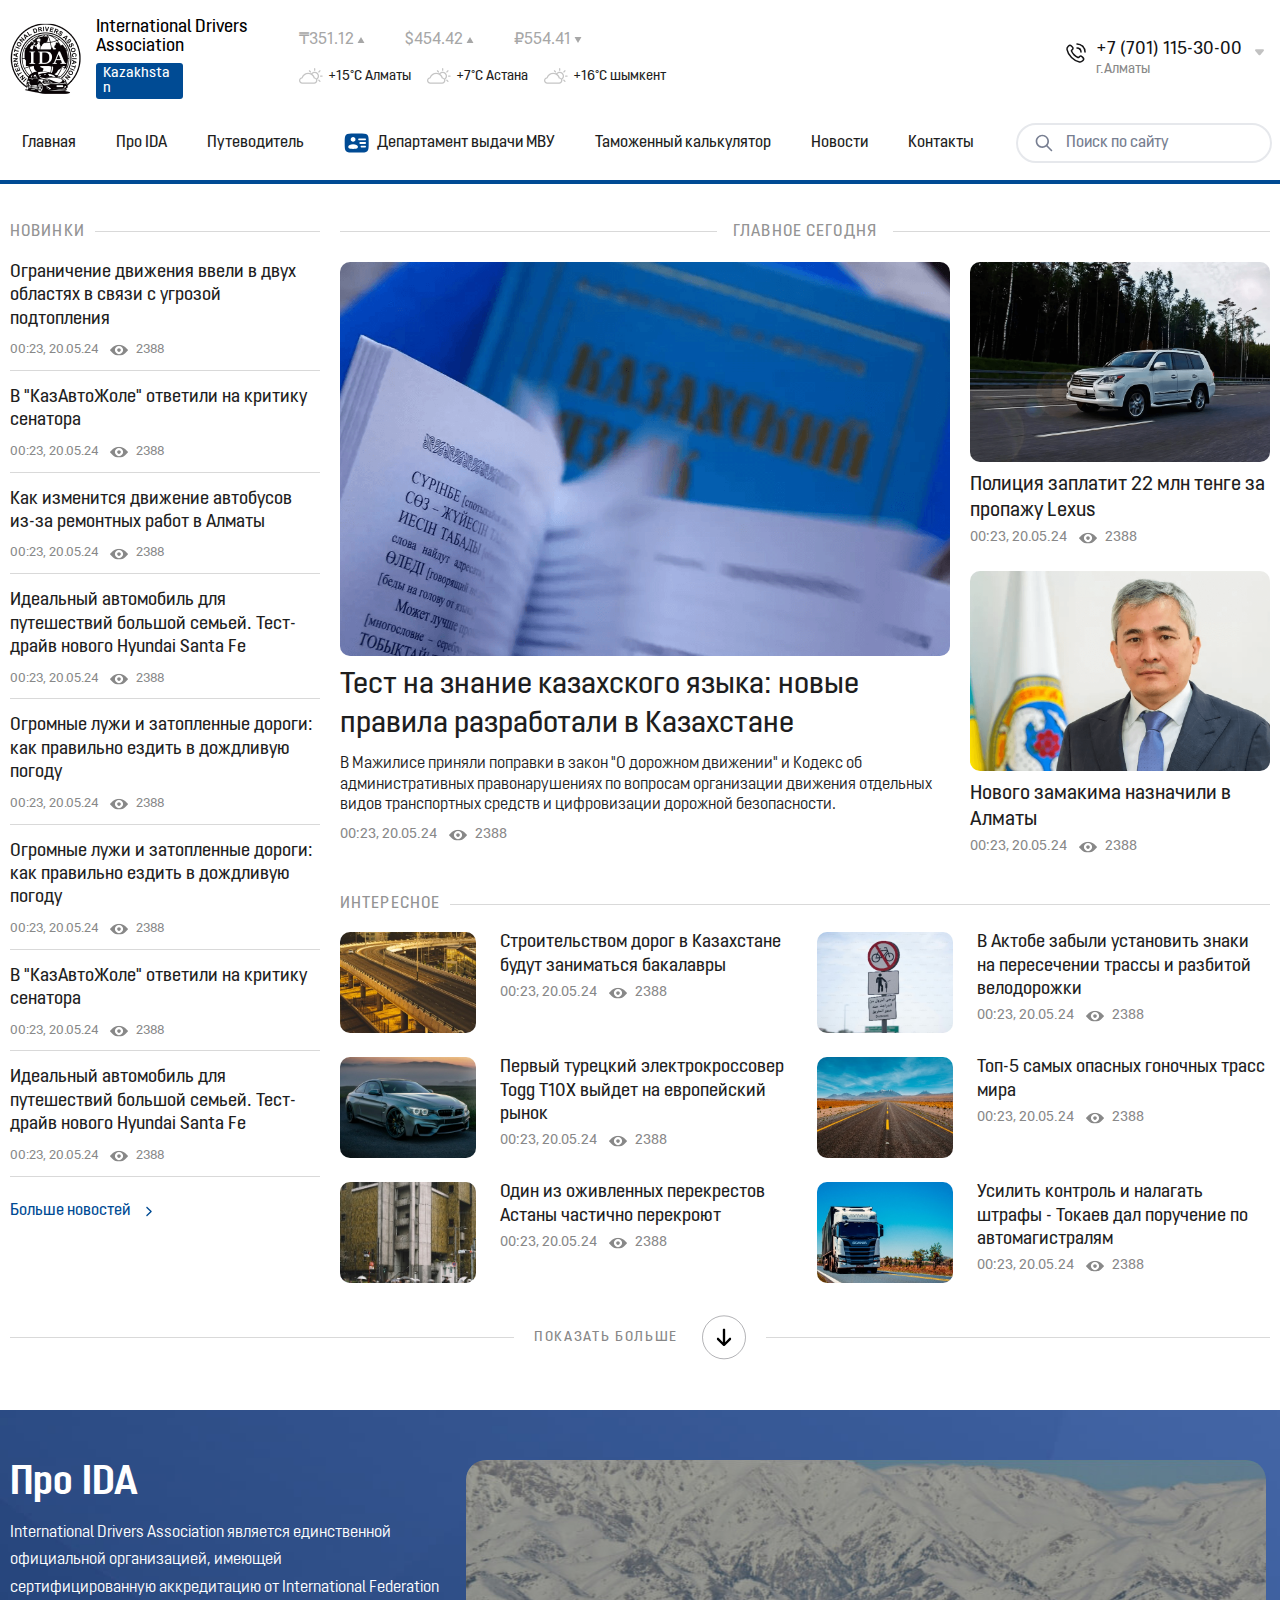
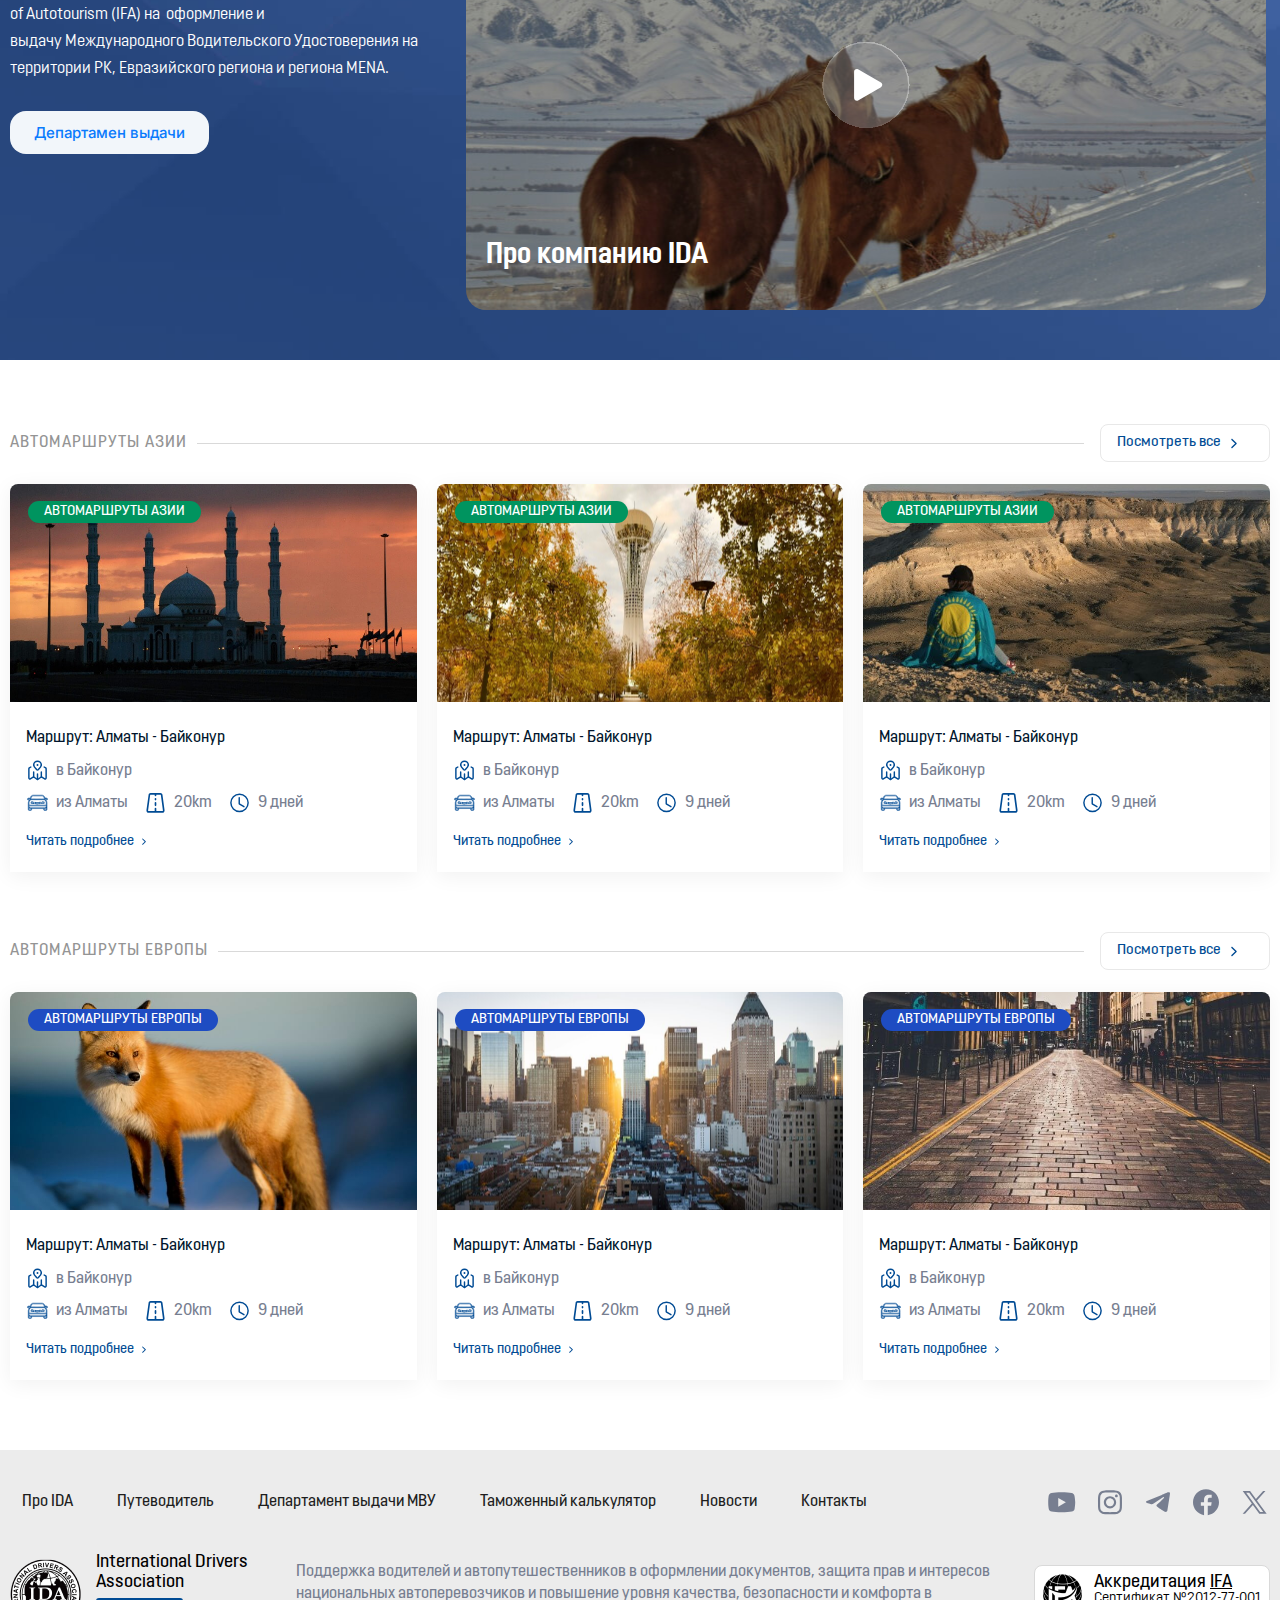
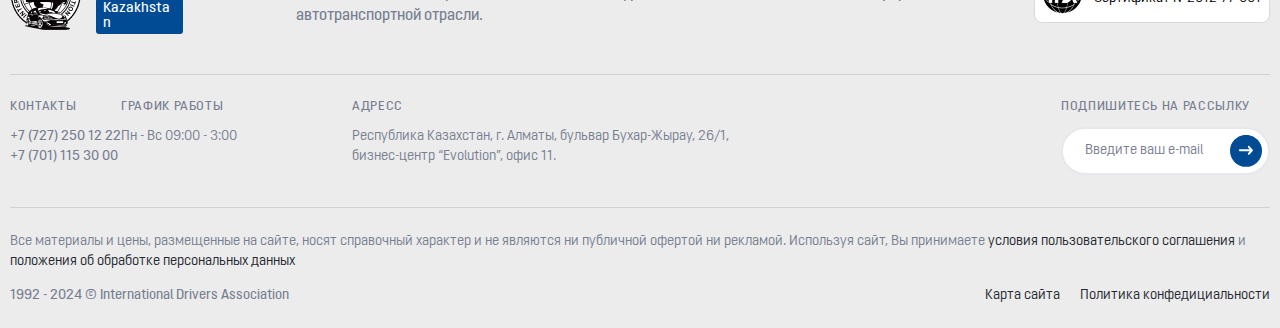
<file: index.html>
<!DOCTYPE html>
<html lang="en">
	<head>
		<meta charset="UTF-8" />
		<meta name="viewport" content="width=device-width, initial-scale=1.0" />
		<title>International Drivers Association</title>

		<link rel="preconnect" href="https://fonts.googleapis.com" />
		<link rel="preconnect" href="https://fonts.gstatic.com" crossorigin />
		<link
			href="https://fonts.googleapis.com/css2?family=Inter:wght@100..900&display=swap"
			rel="stylesheet"
		/>

		<link rel="stylesheet" href="css/reset.css" />
		<link rel="stylesheet" href="css/index.css" />
	</head>
	<body>
		<header class="header">
			<div class="container">
				<div class="header-inner">
					<div class="header-inner-top">
						<a href="index.html" class="logo">
							<img class="logo-image" src="images/logo.png" alt="" />
							<div class="logo-content">
								<h4 class="logo-title">International Drivers Association</h4>
								<p class="logo-subtitle">Kazakhstan</p>
							</div>
						</a>

						<div class="general-info">
							<div class="currency-container">
								<span class="currency-text tenge-text">
									₸351.12
									<img
										src="images/drop-down-arrow-thin.svg"
										alt=""
										class="drop-down-thin-image"
									/>
								</span>
								<span class="currency-text dollar-text"
									>$454.42
									<img
										src="images/drop-down-arrow-thin.svg"
										alt=""
										class="drop-down-thin-image"
									/>
								</span>
								<span class="currency-text ruble-text"
									>₽554.41
									<img
										src="images/drop-down-arrow-thin.svg"
										alt=""
										class="drop-down-thin-image"
									/>
								</span>
							</div>
							<div class="weather-container">
								<span class="weather-text almati-text">
									<img
										src="images/weather-icon.svg"
										alt=""
										class="weather-image"
									/>
									+15°C Алматы
								</span>
								<span class="weather-text astana-text"
									><img
										src="images/weather-icon.svg"
										alt=""
										class="weather-image"
									/>+7°C Астана</span
								>
								<span class="weather-text shimkent-text"
									><img
										src="images/weather-icon.svg"
										alt=""
										class="weather-image"
									/>+16°C шымкент</span
								>
							</div>
						</div>

						<div class="additional-info">
							<img class="phone-image" src="images/phone-icon.svg" alt="" />
							<div class="additional-info-content">
								<span class="phone-text">+7 (701) 115-30-00</span>
								<span class="city-text">г.Алматы</span>
							</div>
							<button class="drop-down-btn">
								<img
									src="images/drop-down-arrow-bold.svg"
									alt=""
									class="drop-down-image"
								/>
							</button>
							<ul class="phone-drop-down-menu">
								<li class="phone-drop-down-menu-item">
									<img class="phone-image" src="images/phone-icon.svg" alt="" />
									<div class="additional-info-content">
										<span class="phone-text">+1 929 255 11 05</span>
										<span class="city-text">США</span>
									</div>
								</li>
								<li class="phone-drop-down-menu-item">
									<img class="phone-image" src="images/phone-icon.svg" alt="" />
									<div class="additional-info-content">
										<span class="phone-text">+41 22 886 01 22</span>
										<span class="city-text">Швейцария</span>
									</div>
								</li>
							</ul>
						</div>

						<button class="search-btn-mobile-top">
							<img
								src="images/search-icon-mobile.svg"
								alt=""
								class="search-image-mobile"
							/>
						</button>

						<div class="hamburger-menu">
							<input id="menu-toggle" type="checkbox" />
							<label class="menu-btn" for="menu-toggle">
								<span></span>
							</label>
							<nav class="menu">
								<ul class="menu-list">
									<li class="menu-list-item">
										<a href="index.html" class="menu-list-item-link">Главная</a>
									</li>
									<li class="menu-list-item">
										<a href="contacts.html" class="menu-list-item-link"
											>Про IDA</a
										>
									</li>
									<li class="menu-list-item">
										<a href="guide.html" class="menu-list-item-link"
											>Путеводитель</a
										>
									</li>
									<li class="menu-list-item">
										<a href="" class="menu-list-item-link"
											>Департамент выдачи МВУ</a
										>
									</li>
									<li class="menu-list-item">
										<a href="calculator.html" class="menu-list-item-link"
											>Таможенный калькулятор</a
										>
									</li>
									<li class="menu-list-item">
										<a href="news.html" class="menu-list-item-link">Новости</a>
									</li>
									<li class="menu-list-item">
										<a href="contacts.html" class="menu-list-item-link"
											>Контакты</a
										>
									</li>
								</ul>
							</nav>
						</div>

						<div class="search-line">
							<input
								class="search-line-input"
								type="text"
								placeholder="Поиск по сайту"
							/>
							<a href="search-result.html" class="search-btn-mobile-btn">
								<img
									src="images/search-icon.svg"
									alt=""
									class="search-btn-mobile"
								/>
							</a>
						</div>
					</div>

					<div class="header-inner-bottom">
						<nav class="menu">
							<ul class="menu-list">
								<li class="menu-list-item">
									<a href="index.html" class="menu-list-item-link">Главная</a>
								</li>
								<li class="menu-list-item">
									<a href="contacts.html" class="menu-list-item-link"
										>Про IDA</a
									>
								</li>
								<li class="menu-list-item">
									<a href="guide.html" class="menu-list-item-link"
										>Путеводитель</a
									>
								</li>
								<li class="menu-list-item">
									<a href="" class="menu-list-item-link">
										<img class="card-image" src="images/card-icon.svg" alt="" />
										Департамент выдачи МВУ
									</a>
								</li>
								<li class="menu-list-item">
									<a href="calculator.html" class="menu-list-item-link"
										>Таможенный калькулятор</a
									>
								</li>
								<li class="menu-list-item">
									<a href="news.html" class="menu-list-item-link">Новости</a>
								</li>
								<li class="menu-list-item">
									<a href="contacts.html" class="menu-list-item-link"
										>Контакты</a
									>
								</li>
							</ul>
						</nav>

						<div class="search-block">
							<button class="search-btn-mobile">
								<img
									class="search-image"
									src="images/search-icon-mobile.svg"
									alt=""
								/>
							</button>
							<a href="search-result.html" class="search-btn">
								<img class="search-image" src="images/search-icon.svg" alt="" />
							</a>
							<input
								type="text"
								class="search-input"
								placeholder="Поиск по сайту"
							/>
						</div>
					</div>
				</div>
			</div>
		</header>

		<main class="main">
			<section class="top-main-section">
				<div class="container">
					<div class="top-main-section-inner">
						<aside class="news-sidebar">
							<h2 class="section-title">Новинки</h2>

							<div class="news-sidebar-inner">
								<div class="news-sidebar-block">
									<a href="news-page.html" class="news-sidebar-link">
										<h4 class="news-sidebar-title">
											Ограничение движения ввели в двух областях в связи с
											угрозой подтопления
										</h4>
									</a>
									<div class="publish-info-block">
										<span class="publish-info-date">00:23, 20.05.24</span>
										<span class="publish-info-views">2388</span>
									</div>
									<button class="see-more-news">
										<img src="images/more-arrow.svg" alt="" />
									</button>
								</div>

								<div class="news-sidebar-block">
									<a href="news-page.html" class="news-sidebar-link">
										<h4 class="news-sidebar-title">
											В "КазАвтоЖоле" ответили на критику сенатора
										</h4></a
									>
									<div class="publish-info-block">
										<span class="publish-info-date">00:23, 20.05.24</span>
										<span class="publish-info-views">2388</span>
									</div>
								</div>

								<div class="news-sidebar-block">
									<a href="news-page.html" class="news-sidebar-link"
										><h4 class="news-sidebar-title">
											Как изменится движение автобусов из-за ремонтных работ в
											Алматы
										</h4></a
									>
									<div class="publish-info-block">
										<span class="publish-info-date">00:23, 20.05.24</span>
										<span class="publish-info-views">2388</span>
									</div>
								</div>

								<div class="news-sidebar-block">
									<a href="news-page.html" class="news-sidebar-link"
										><h4 class="news-sidebar-title">
											Идеальный автомобиль для путешествий большой семьей.
											Тест-драйв нового Hyundai Santa Fe
										</h4></a
									>
									<div class="publish-info-block">
										<span class="publish-info-date">00:23, 20.05.24</span>
										<span class="publish-info-views">2388</span>
									</div>
								</div>

								<div class="news-sidebar-block">
									<a href="news-page.html" class="news-sidebar-link"
										><h4 class="news-sidebar-title">
											Огромные лужи и затопленные дороги: как правильно ездить в
											дождливую погоду
										</h4></a
									>
									<div class="publish-info-block">
										<span class="publish-info-date">00:23, 20.05.24</span>
										<span class="publish-info-views">2388</span>
									</div>
								</div>

								<div class="news-sidebar-block">
									<a href="news-page.html" class="news-sidebar-link"
										><h4 class="news-sidebar-title">
											Огромные лужи и затопленные дороги: как правильно ездить в
											дождливую погоду
										</h4></a
									>
									<div class="publish-info-block">
										<span class="publish-info-date">00:23, 20.05.24</span>
										<span class="publish-info-views">2388</span>
									</div>
								</div>

								<div class="news-sidebar-block">
									<a href="news-page.html" class="news-sidebar-link"
										><h4 class="news-sidebar-title">
											В "КазАвтоЖоле" ответили на критику сенатора
										</h4></a
									>
									<div class="publish-info-block">
										<span class="publish-info-date">00:23, 20.05.24</span>
										<span class="publish-info-views">2388</span>
									</div>
								</div>

								<div class="news-sidebar-block">
									<a href="news-page.html" class="news-sidebar-link"
										><h4 class="news-sidebar-title">
											Идеальный автомобиль для путешествий большой семьей.
											Тест-драйв нового Hyundai Santa Fe
										</h4></a
									>
									<div class="publish-info-block">
										<span class="publish-info-date">00:23, 20.05.24</span>
										<span class="publish-info-views">2388</span>
									</div>
								</div>
							</div>

							<a href="news.html" class="more-info-btn">Больше новостей</a>
						</aside>

						<div class="top-main-content-container">
							<div class="main-today-news">
								<h2 class="section-title">Главное сегодня</h2>

								<div class="main-today-news-content">
									<div class="main-new">
										<img
											src="images/main-new.png"
											alt=""
											class="main-new-image"
										/>
										<a href="news-page.html" class="main-new-link">
											<h1 class="main-new-title">
												Тест на знание казахского языка: новые правила
												разработали в Казахстане
											</h1></a
										>
										<p class="main-new-text">
											В Мажилисе приняли поправки в закон "О дорожном движении"
											и Кодекс об административных правонарушениях по вопросам
											организации движения отдельных видов транспортных средств
											и цифровизации дорожной безопасности.
										</p>
										<div class="publish-info-block">
											<span class="publish-info-date">00:23, 20.05.24</span>
											<span class="publish-info-views">2388</span>
										</div>
									</div>

									<div class="additional-news">
										<div class="additional-news-block">
											<img
												src="images/additional-new1.png"
												alt=""
												class="additional-new-image"
											/>
											<a href="news-page.html" class="additional-new-link"
												><h3 class="additional-new-title">
													Полиция заплатит 22 млн тенге за пропажу Lexus
												</h3></a
											>
											<div class="publish-info-block">
												<span class="publish-info-date">00:23, 20.05.24</span>
												<span class="publish-info-views">2388</span>
											</div>
										</div>

										<div class="additional-news-block">
											<img
												src="images/additional-new2.png"
												alt=""
												class="additional-new-image"
											/>
											<a href="news-page.html" class="additional-new-link"
												><h3 class="additional-new-title">
													Нового замакима назначили в Алматы
												</h3></a
											>
											<div class="publish-info-block">
												<span class="publish-info-date">00:23, 20.05.24</span>
												<span class="publish-info-views">2388</span>
											</div>
										</div>
									</div>
								</div>
							</div>

							<div class="interesting-news-container">
								<h2 class="section-title">Интересное</h2>

								<div class="interesting-news-content">
									<div class="interesting-news-column">
										<div class="interesting-new-block">
											<img
												src="images/interesting-new1.jpg"
												alt=""
												class="interesting-new-image"
											/>
											<div class="interesting-new-block-content">
												<a href="news-page.html" class="interesting-new-link"
													><h4 class="interesting-new-title">
														Строительством дорог в Казахстане будут заниматься
														бакалавры
													</h4></a
												>
												<div class="publish-info-block">
													<span class="publish-info-date">00:23, 20.05.24</span>
													<span class="publish-info-views">2388</span>
												</div>
											</div>
										</div>

										<div class="interesting-new-block">
											<img
												src="images/interesting-new2.jpg"
												alt=""
												class="interesting-new-image"
											/>
											<div class="interesting-new-block-content">
												<a href="news-page.html" class="interesting-new-link">
													<h4 class="interesting-new-title">
														Первый турецкий электрокроссовер Togg T10X выйдет на
														европейский рынок
													</h4></a
												>
												<div class="publish-info-block">
													<span class="publish-info-date">00:23, 20.05.24</span>
													<span class="publish-info-views">2388</span>
												</div>
											</div>
										</div>

										<div class="interesting-new-block">
											<img
												src="images/interesting-new3.jpg"
												alt=""
												class="interesting-new-image"
											/>
											<div class="interesting-new-block-content">
												<a href="news-page.html" class="interesting-new-link"
													><h4 class="interesting-new-title">
														Один из оживленных перекрестов Астаны частично
														перекроют
													</h4></a
												>
												<div class="publish-info-block">
													<span class="publish-info-date">00:23, 20.05.24</span>
													<span class="publish-info-views">2388</span>
												</div>
											</div>
										</div>
									</div>

									<div class="interesting-news-column">
										<div class="interesting-new-block">
											<img
												src="images/interesting-new4.jpg"
												alt=""
												class="interesting-new-image"
											/>
											<div class="interesting-new-block-content">
												<a href="news-page.html" class="interesting-new-link"
													><h4 class="interesting-new-title">
														В Актобе забыли установить знаки на пересечении
														трассы и разбитой велодорожки
													</h4></a
												>
												<div class="publish-info-block">
													<span class="publish-info-date">00:23, 20.05.24</span>
													<span class="publish-info-views">2388</span>
												</div>
											</div>
										</div>

										<div class="interesting-new-block">
											<img
												src="images/interesting-new5.jpg"
												alt=""
												class="interesting-new-image"
											/>
											<div class="interesting-new-block-content">
												<a href="news-page.html" class="interesting-new-link"
													><h4 class="interesting-new-title">
														Топ-5 самых опасных гоночных трасс мира
													</h4></a
												>
												<div class="publish-info-block">
													<span class="publish-info-date">00:23, 20.05.24</span>
													<span class="publish-info-views">2388</span>
												</div>
											</div>
										</div>

										<div class="interesting-new-block">
											<img
												src="images/interesting-new6.jpg"
												alt=""
												class="interesting-new-image"
											/>
											<div class="interesting-new-block-content">
												<a href="news-page.html" class="interesting-new-link"
													><h4 class="interesting-new-title">
														Усилить контроль и налагать штрафы - Токаев дал
														поручение по автомагистралям
													</h4></a
												>
												<div class="publish-info-block">
													<span class="publish-info-date">00:23, 20.05.24</span>
													<span class="publish-info-views">2388</span>
												</div>
											</div>
										</div>
									</div>
								</div>
							</div>
						</div>
					</div>

					<button class="see-more-btn">
						ПОКАЗАТЬ БОЛЬШЕ
						<img class="see-more-image" src="images/see-more-btn.svg" alt="" />
					</button>

					<div class="container">
						<div class="news-section-inner">
							<div class="routes-title-container">
								<h2 class="section-title">НОВОСТИ</h2>
								<a href="news.html" class="see-all-routes">Посмотреть все</a>
							</div>

							<div class="news-row">
								<div class="news-block">
									<img
										src="images/additional-new2.png"
										alt=""
										class="news-image"
									/>
									<a href="news-page.html" class="news-link"
										><h3 class="news-title">
											Нового замакима назначили в Алматы
										</h3></a
									>
									<div class="publish-info-block">
										<span class="publish-info-date">00:23, 20.05.24</span>
										<span class="publish-info-views">2388</span>
									</div>
								</div>

								<div class="news-block">
									<img
										src="images/additional-new2.png"
										alt=""
										class="news-image"
									/>
									<a href="news-page.html" class="news-link"
										><h3 class="news-title">
											Нового замакима назначили в Алматы
										</h3></a
									>
									<div class="publish-info-block">
										<span class="publish-info-date">00:23, 20.05.24</span>
										<span class="publish-info-views">2388</span>
									</div>
								</div>

								<div class="news-block">
									<img
										src="images/additional-new2.png"
										alt=""
										class="news-image"
									/>
									<a href="news-page.html" class="news-link"
										><h3 class="news-title">
											Нового замакима назначили в Алматы
										</h3></a
									>
									<div class="publish-info-block">
										<span class="publish-info-date">00:23, 20.05.24</span>
										<span class="publish-info-views">2388</span>
									</div>
								</div>

								<div class="news-block">
									<img
										src="images/additional-new2.png"
										alt=""
										class="news-image"
									/>
									<a href="news-page.html" class="news-link"
										><h3 class="news-title">
											Нового замакима назначили в Алматы
										</h3></a
									>
									<div class="publish-info-block">
										<span class="publish-info-date">00:23, 20.05.24</span>
										<span class="publish-info-views">2388</span>
									</div>
								</div>
							</div>

							<div class="news-row">
								<div class="news-block">
									<img
										src="images/additional-new2.png"
										alt=""
										class="news-image"
									/>
									<a href="news-page.html" class="news-link"
										><h3 class="news-title">
											Нового замакима назначили в Алматы
										</h3></a
									>
									<div class="publish-info-block">
										<span class="publish-info-date">00:23, 20.05.24</span>
										<span class="publish-info-views">2388</span>
									</div>
								</div>

								<div class="news-block">
									<img
										src="images/additional-new2.png"
										alt=""
										class="news-image"
									/>
									<a href="news-page.html" class="news-link"
										><h3 class="news-title">
											Нового замакима назначили в Алматы
										</h3></a
									>
									<div class="publish-info-block">
										<span class="publish-info-date">00:23, 20.05.24</span>
										<span class="publish-info-views">2388</span>
									</div>
								</div>

								<div class="news-block">
									<img
										src="images/additional-new2.png"
										alt=""
										class="news-image"
									/>
									<a href="news-page.html" class="news-link"
										><h3 class="news-title">
											Нового замакима назначили в Алматы
										</h3></a
									>
									<div class="publish-info-block">
										<span class="publish-info-date">00:23, 20.05.24</span>
										<span class="publish-info-views">2388</span>
									</div>
								</div>

								<div class="news-block">
									<img
										src="images/additional-new2.png"
										alt=""
										class="news-image"
									/>
									<a href="news-page.html" class="news-link"
										><h3 class="news-title">
											Нового замакима назначили в Алматы
										</h3></a
									>
									<div class="publish-info-block">
										<span class="publish-info-date">00:23, 20.05.24</span>
										<span class="publish-info-views">2388</span>
									</div>
								</div>
							</div>
						</div>
					</div>
				</div>
			</section>

			<section class="ida-info-section">
				<div class="container">
					<div class="ida-section-inner">
						<div class="ida-section-content">
							<h1 class="ida-title">Про IDA</h1>
							<p class="ida-text">
								International Drivers Association является единственной
								официальной организацией, имеющей   
								сертифицированную аккредитацию от International Federation of
								Autotourism (IFA) на  оформление и выдачу Международного
								Водительского Удостоверения на территории РК, Евразийского
								региона и региона MENA.
							</p>
							<a href="#" class="ida-btn">Департамен выдачи</a>
						</div>

						<div class="video-container">
							<div class="video">
								<!-- Видео -->
							</div>
							<span class="video-text">Про компанию IDA</span>
						</div>
					</div>
				</div>
			</section>

			<section class="routes-section">
				<div class="container">
					<div class="routes-section-inner">
						<div class="routes-line">
							<div class="routes-title-container">
								<h2 class="section-title">автомаршруты азии</h2>
								<a href="guide.html" class="see-all-routes">Посмотреть все</a>
							</div>

							<div class="routes-content">
								<div class="routes-block">
									<span class="route-name">автомаршруты азии</span>
									<img src="images/route.jpg" alt="" class="route-image" />

									<div class="route-block-text-container">
										<h3 class="route-title">Маршрут: Алматы - Байконур</h3>
										<span class="arrival-place-text">в Байконур</span>

										<div class="route-block-info">
											<span class="depature-place-text">из Алматы</span>
											<span class="road-text">20km</span>
											<span class="time-text">9 дней</span>
										</div>

										<a href="route.html" class="read-more-link"
											>Читать подробнее</a
										>
									</div>
								</div>

								<div class="routes-block">
									<span class="route-name">автомаршруты азии</span>
									<img src="images/guide1.jpg" alt="" class="route-image" />

									<div class="route-block-text-container">
										<h3 class="route-title">Маршрут: Алматы - Байконур</h3>
										<span class="arrival-place-text">в Байконур</span>

										<div class="route-block-info">
											<span class="depature-place-text">из Алматы</span>
											<span class="road-text">20km</span>
											<span class="time-text">9 дней</span>
										</div>

										<a href="route.html" class="read-more-link"
											>Читать подробнее</a
										>
									</div>
								</div>

								<div class="routes-block">
									<span class="route-name">автомаршруты азии</span>
									<img src="images/guide3.jpg" alt="" class="route-image" />

									<div class="route-block-text-container">
										<h3 class="route-title">Маршрут: Алматы - Байконур</h3>
										<span class="arrival-place-text">в Байконур</span>

										<div class="route-block-info">
											<span class="depature-place-text">из Алматы</span>
											<span class="road-text">20km</span>
											<span class="time-text">9 дней</span>
										</div>

										<a href="route.html" class="read-more-link"
											>Читать подробнее</a
										>
									</div>
								</div>
							</div>
						</div>

						<div class="routes-line">
							<div class="routes-title-container">
								<h2 class="section-title">автомаршруты ЕВРОПЫ</h2>
								<a href="guide.html" class="see-all-routes">Посмотреть все</a>
							</div>

							<div class="routes-content">
								<div class="routes-block europe">
									<span class="route-name">автомаршруты ЕВРОПЫ</span>
									<img src="images/route4.jpg" alt="" class="route-image" />

									<div class="route-block-text-container">
										<h3 class="route-title">Маршрут: Алматы - Байконур</h3>
										<span class="arrival-place-text">в Байконур</span>

										<div class="route-block-info">
											<span class="depature-place-text">из Алматы</span>
											<span class="road-text">20km</span>
											<span class="time-text">9 дней</span>
										</div>

										<a href="route.html" class="read-more-link"
											>Читать подробнее</a
										>
									</div>
								</div>

								<div class="routes-block europe">
									<span class="route-name">автомаршруты ЕВРОПЫ</span>
									<img src="images/route5.jpg" alt="" class="route-image" />

									<div class="route-block-text-container">
										<h3 class="route-title">Маршрут: Алматы - Байконур</h3>
										<span class="arrival-place-text">в Байконур</span>

										<div class="route-block-info">
											<span class="depature-place-text">из Алматы</span>
											<span class="road-text">20km</span>
											<span class="time-text">9 дней</span>
										</div>

										<a href="route.html" class="read-more-link"
											>Читать подробнее</a
										>
									</div>
								</div>

								<div class="routes-block europe">
									<span class="route-name">автомаршруты ЕВРОПЫ</span>
									<img src="images/route6.jpg" alt="" class="route-image" />

									<div class="route-block-text-container">
										<h3 class="route-title">Маршрут: Алматы - Байконур</h3>
										<span class="arrival-place-text">в Байконур</span>

										<div class="route-block-info">
											<span class="depature-place-text">из Алматы</span>
											<span class="road-text">20km</span>
											<span class="time-text">9 дней</span>
										</div>

										<a href="route.html" class="read-more-link"
											>Читать подробнее</a
										>
									</div>
								</div>
							</div>
						</div>
					</div>
				</div>
			</section>
		</main>

		<footer class="footer">
			<div class="container">
				<div class="footer-inner">
					<div class="footer-inner-top">
						<div class="user-navigate-container">
							<nav class="menu">
								<ul class="menu-list">
									<li class="menu-list-item">
										<a href="contacts.html" class="menu-list-item-link"
											>Про IDA</a
										>
									</li>
									<li class="menu-list-item">
										<a href="guide.html" class="menu-list-item-link"
											>Путеводитель</a
										>
									</li>
									<li class="menu-list-item">
										<a href="" class="menu-list-item-link"
											>Департамент выдачи МВУ</a
										>
									</li>
									<li class="menu-list-item">
										<a href="calculator.html" class="menu-list-item-link"
											>Таможенный калькулятор</a
										>
									</li>
									<li class="menu-list-item">
										<a href="news.html" class="menu-list-item-link">Новости</a>
									</li>
									<li class="menu-list-item">
										<a href="contacts.html" class="menu-list-item-link"
											>Контакты</a
										>
									</li>
								</ul>
							</nav>

							<div class="social-links-container">
								<a href="#" class="social-link"
									><img
										src="images/youtube-icon.svg"
										alt=""
										class="social-image" /></a
								><a href="#" class="social-link"
									><img
										src="images/instagram-icon.svg"
										alt=""
										class="social-image" /></a
								><a href="#" class="social-link"
									><img
										src="images/telegram-icon.svg"
										alt=""
										class="social-image" /></a
								><a href="#" class="social-link"
									><img
										src="images/facebook-icon.svg"
										alt=""
										class="social-image" /></a
								><a href="#" class="social-link"
									><img src="images/x-icon.svg" alt="" class="social-image"
								/></a>
							</div>
						</div>

						<div class="company-info-container">
							<div class="logo">
								<img class="logo-image" src="images/logo.png" alt="" />
								<div class="logo-content">
									<h4 class="logo-title">International Drivers Association</h4>
									<p class="logo-subtitle">Kazakhstan</p>
								</div>
							</div>

							<p class="company-info-text">
								Поддержка водителей и автопутешественников в оформлении
								документов, защита прав и интересов национальных
								автоперевозчиков и повышение уровня качества, безопасности и
								комфорта в автотранспортной отрасли.
							</p>

							<div class="accreditation-block">
								<img
									class="accreditation-image"
									src="images/IFA-Logo.jpg"
									alt=""
								/>

								<div class="accreditation-content">
									<h3 class="accreditation-title">
										Аккредитация <span class="underline">IFA</span>
									</h3>
									<p class="accreditation-text">Сертификат №2012-77-001</p>
								</div>
							</div>
						</div>
					</div>

					<div class="footer-inner-middle">
						<div class="contacts-container footer-container">
							<h4 class="footer-container-title">Контакты</h4>
							<span class="phone-number-text footer-info-text"
								>+7 (727) 250 12 22</span
							>
							<br />
							<span class="phone-number-text footer-info-text"
								>+7 (701) 115 30 00</span
							>
						</div>

						<div class="working-time-container footer-container">
							<h4 class="footer-container-title">График работы</h4>
							<span class="working-time-text footer-info-text"
								>Пн - Вс 09:00 - 3:00</span
							>
						</div>

						<div class="address-container footer-container">
							<h4 class="footer-container-title">Адресс</h4>
							<span class="address-text footer-info-text"
								>Республика Казахстан, г. Алматы, бульвар Бухар-Жырау, 26/1,
								бизнес-центр “Evolution”, офис 11.</span
							>
						</div>

						<div class="subscribe-container footer-container">
							<h4 class="footer-container-title">Подпишитесь на рассылку</h4>
							<div class="input-block">
								<input
									type="text"
									class="subscribe-input"
									placeholder="Введите ваш e-mail"
								/>
								<button class="subcribe-btn">
									<img
										src="images/subscribe-btn.svg"
										alt=""
										class="subscribe-image"
									/>
								</button>
							</div>
						</div>
					</div>

					<div class="footer-inner-bottom">
						<p class="footer-info-text">
							Все материалы и цены, размещенные на сайте, носят справочный
							характер и не являются ни публичной офертой ни рекламой. Используя
							сайт, Вы принимаете
							<span class="black">условия пользовательского соглашения</span> и
							<span class="black"
								>положения об обработке персональных данных</span
							>
						</p>

						<div class="footer-inner-bottom-content">
							<span class="company-footer-info-text"
								>1992 - 2024 © International Drivers Association</span
							>
							<a href="#" class="footer-link">Карта сайта</a>
							<a href="#" class="footer-link">Политика конфедициальности</a>
						</div>
					</div>
				</div>
			</div>
		</footer>

		<script src="js/app.js"></script>
		<script src="js/index.js"></script>
	</body>
</html>
</file>
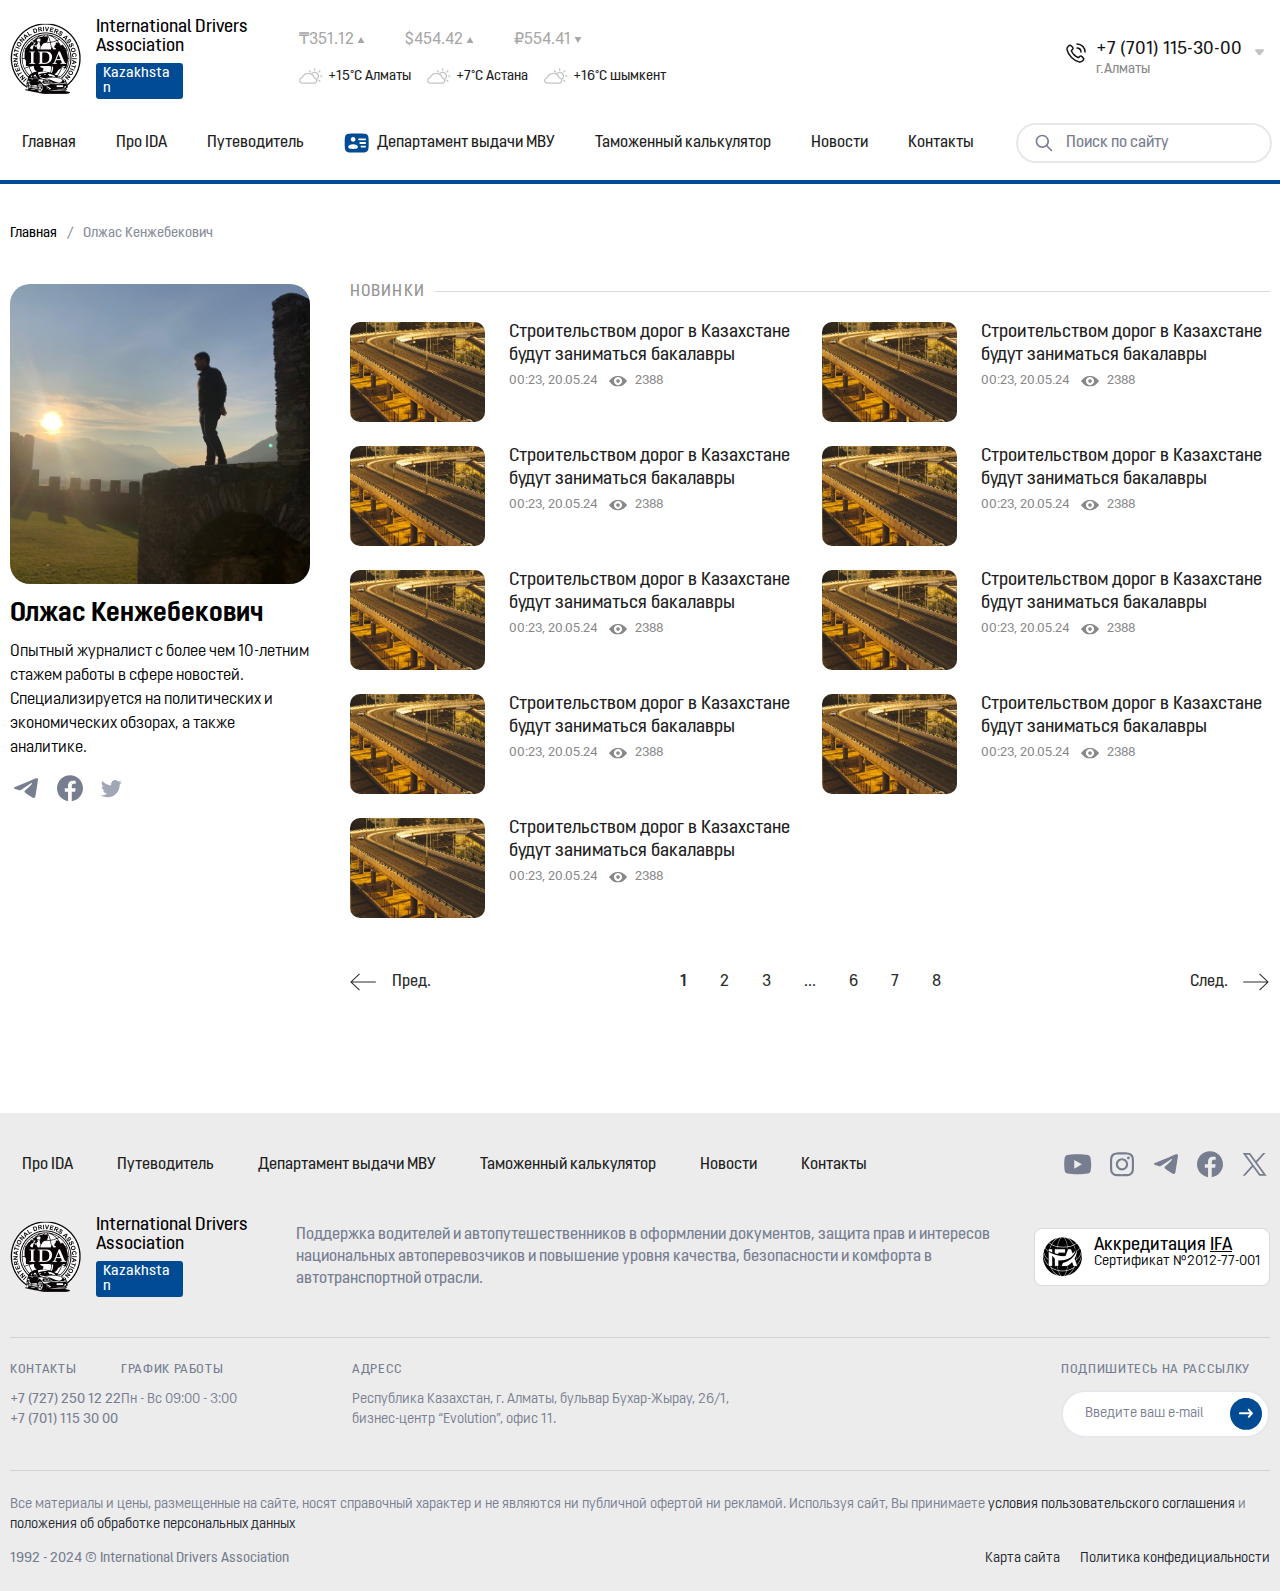
<file: author.html>
<!DOCTYPE html>
<html lang="en">
	<head>
		<meta charset="UTF-8" />
		<meta name="viewport" content="width=device-width, initial-scale=1.0" />
		<title>International Drivers Association</title>

		<link rel="preconnect" href="https://fonts.googleapis.com" />
		<link rel="preconnect" href="https://fonts.gstatic.com" crossorigin />
		<link
			href="https://fonts.googleapis.com/css2?family=Inter:wght@100..900&display=swap"
			rel="stylesheet"
		/>

		<link rel="stylesheet" href="css/reset.css" />
		<link rel="stylesheet" href="css/index.css" />
		<link rel="stylesheet" href="css/author.css" />
	</head>
	<body>
		<header class="header">
			<div class="container">
				<div class="header-inner">
					<div class="header-inner-top">
						<a href="index.html" class="logo">
							<img class="logo-image" src="images/logo.png" alt="" />
							<div class="logo-content">
								<h4 class="logo-title">International Drivers Association</h4>
								<p class="logo-subtitle">Kazakhstan</p>
							</div>
						</a>

						<div class="general-info">
							<div class="currency-container">
								<span class="currency-text tenge-text">
									₸351.12
									<img
										src="images/drop-down-arrow-thin.svg"
										alt=""
										class="drop-down-thin-image"
									/>
								</span>
								<span class="currency-text dollar-text"
									>$454.42
									<img
										src="images/drop-down-arrow-thin.svg"
										alt=""
										class="drop-down-thin-image"
									/>
								</span>
								<span class="currency-text ruble-text"
									>₽554.41
									<img
										src="images/drop-down-arrow-thin.svg"
										alt=""
										class="drop-down-thin-image"
									/>
								</span>
							</div>
							<div class="weather-container">
								<span class="weather-text almati-text">
									<img
										src="images/weather-icon.svg"
										alt=""
										class="weather-image"
									/>
									+15°C Алматы
								</span>
								<span class="weather-text astana-text"
									><img
										src="images/weather-icon.svg"
										alt=""
										class="weather-image"
									/>+7°C Астана</span
								>
								<span class="weather-text shimkent-text"
									><img
										src="images/weather-icon.svg"
										alt=""
										class="weather-image"
									/>+16°C шымкент</span
								>
							</div>
						</div>

						<div class="additional-info">
							<img class="phone-image" src="images/phone-icon.svg" alt="" />
							<div class="additional-info-content">
								<span class="phone-text">+7 (701) 115-30-00</span>
								<span class="city-text">г.Алматы</span>
							</div>
							<button class="drop-down-btn">
								<img
									src="images/drop-down-arrow-bold.svg"
									alt=""
									class="drop-down-image"
								/>
							</button>
							<ul class="phone-drop-down-menu">
								<li class="phone-drop-down-menu-item">
									<img class="phone-image" src="images/phone-icon.svg" alt="" />
									<div class="additional-info-content">
										<span class="phone-text">+1 929 255 11 05</span>
										<span class="city-text">США</span>
									</div>
								</li>
								<li class="phone-drop-down-menu-item">
									<img class="phone-image" src="images/phone-icon.svg" alt="" />
									<div class="additional-info-content">
										<span class="phone-text">+41 22 886 01 22</span>
										<span class="city-text">Швейцария</span>
									</div>
								</li>
							</ul>
						</div>

						<button class="search-btn-mobile-top">
							<img
								src="images/search-icon-mobile.svg"
								alt=""
								class="search-image-mobile"
							/>
						</button>

						<div class="hamburger-menu">
							<input id="menu-toggle" type="checkbox" />
							<label class="menu-btn" for="menu-toggle">
								<span></span>
							</label>
							<nav class="menu">
								<ul class="menu-list">
									<li class="menu-list-item">
										<a href="index.html" class="menu-list-item-link">Главная</a>
									</li>
									<li class="menu-list-item">
										<a href="contacts.html" class="menu-list-item-link"
											>Про IDA</a
										>
									</li>
									<li class="menu-list-item">
										<a href="guide.html" class="menu-list-item-link"
											>Путеводитель</a
										>
									</li>
									<li class="menu-list-item">
										<a href="" class="menu-list-item-link"
											>Департамент выдачи МВУ</a
										>
									</li>
									<li class="menu-list-item">
										<a href="calculator.html" class="menu-list-item-link"
											>Таможенный калькулятор</a
										>
									</li>
									<li class="menu-list-item">
										<a href="news.html" class="menu-list-item-link">Новости</a>
									</li>
									<li class="menu-list-item">
										<a href="contacts.html" class="menu-list-item-link"
											>Контакты</a
										>
									</li>
								</ul>
							</nav>
						</div>

						<div class="search-line">
							<input
								class="search-line-input"
								type="text"
								placeholder="Поиск по сайту"
							/>
							<a href="search-result.html" class="search-btn-mobile-btn">
								<img
									src="images/search-icon.svg"
									alt=""
									class="search-btn-mobile"
								/>
							</a>
						</div>
					</div>

					<div class="header-inner-bottom">
						<nav class="menu">
							<ul class="menu-list">
								<li class="menu-list-item">
									<a href="index.html" class="menu-list-item-link">Главная</a>
								</li>
								<li class="menu-list-item">
									<a href="contacts.html" class="menu-list-item-link"
										>Про IDA</a
									>
								</li>
								<li class="menu-list-item">
									<a href="guide.html" class="menu-list-item-link"
										>Путеводитель</a
									>
								</li>
								<li class="menu-list-item">
									<a href="" class="menu-list-item-link">
										<img class="card-image" src="images/card-icon.svg" alt="" />
										Департамент выдачи МВУ
									</a>
								</li>
								<li class="menu-list-item">
									<a href="calculator.html" class="menu-list-item-link"
										>Таможенный калькулятор</a
									>
								</li>
								<li class="menu-list-item">
									<a href="news.html" class="menu-list-item-link">Новости</a>
								</li>
								<li class="menu-list-item">
									<a href="contacts.html" class="menu-list-item-link"
										>Контакты</a
									>
								</li>
							</ul>
						</nav>

						<div class="search-block">
							<button class="search-btn-mobile">
								<img
									class="search-image"
									src="images/search-icon-mobile.svg"
									alt=""
								/>
							</button>
							<a href="search-result.html" class="search-btn">
								<img class="search-image" src="images/search-icon.svg" alt="" />
							</a>
							<input
								type="text"
								class="search-input"
								placeholder="Поиск по сайту"
							/>
						</div>
					</div>
				</div>
			</div>
		</header>

		<main class="main">
			<div class="container">
				<div class="bread-crumb">
					<a href="index.html" class="previous-page">Главная</a>
					<span class="divider">/</span>
					<span class="current-page">Олжас Кенжебекович</span>
				</div>
			</div>

			<section class="author-info-section">
				<div class="container">
					<div class="author-info-section-inner">
						<div class="author-personal-description">
							<img src="images/author1.png" alt="" class="author-image" />
							<div class="author-personal-desc-content">
								<h1 class="author-name">Олжас Кенжебекович</h1>
								<p class="author-description">
									Опытный журналист с более чем 10-летним стажем работы в сфере
									новостей. Специализируется на политических и экономических
									обзорах, а также аналитике.
								</p>
								<div class="social-links-container">
									<a href="#" class="social-link"
										><img
											src="images/telegram-icon.svg"
											alt=""
											class="social-link-image" /></a
									><a href="#" class="social-link"
										><img
											src="images/facebook-icon.svg"
											alt=""
											class="social-link-image" /></a
									><a href="#" class="social-link"
										><img
											src="images/twitter-icon.svg"
											alt=""
											class="social-link-image"
									/></a>
								</div>
							</div>
						</div>

						<div class="author-publications">
							<h2 class="section-title">Новинки</h2>

							<div class="author-publications-content">
								<div class="publications-column">
									<div class="publications-block">
										<img
											src="images/interesting-new1.jpg"
											alt=""
											class="publications-image"
										/>
										<div class="publications-block-content">
											<a href="news-page.html" class="publications-link"
												><h4 class="publications-title">
													Строительством дорог в Казахстане будут заниматься
													бакалавры
												</h4></a
											>
											<div class="publish-info-block">
												<span class="publish-info-date">00:23, 20.05.24</span>
												<span class="publish-info-views">2388</span>
											</div>
										</div>
									</div>

									<div class="publications-block">
										<img
											src="images/interesting-new1.jpg"
											alt=""
											class="publications-image"
										/>
										<div class="publications-block-content">
											<a href="news-page.html" class="publications-link"
												><h4 class="publications-title">
													Строительством дорог в Казахстане будут заниматься
													бакалавры
												</h4></a
											>
											<div class="publish-info-block">
												<span class="publish-info-date">00:23, 20.05.24</span>
												<span class="publish-info-views">2388</span>
											</div>
										</div>
									</div>

									<div class="publications-block">
										<img
											src="images/interesting-new1.jpg"
											alt=""
											class="publications-image"
										/>
										<div class="publications-block-content">
											<a href="news-page.html" class="publications-link"
												><h4 class="publications-title">
													Строительством дорог в Казахстане будут заниматься
													бакалавры
												</h4></a
											>
											<div class="publish-info-block">
												<span class="publish-info-date">00:23, 20.05.24</span>
												<span class="publish-info-views">2388</span>
											</div>
										</div>
									</div>

									<div class="publications-block">
										<img
											src="images/interesting-new1.jpg"
											alt=""
											class="publications-image"
										/>
										<div class="publications-block-content">
											<a href="news-page.html" class="publications-link"
												><h4 class="publications-title">
													Строительством дорог в Казахстане будут заниматься
													бакалавры
												</h4></a
											>
											<div class="publish-info-block">
												<span class="publish-info-date">00:23, 20.05.24</span>
												<span class="publish-info-views">2388</span>
											</div>
										</div>
									</div>

									<div class="publications-block">
										<img
											src="images/interesting-new1.jpg"
											alt=""
											class="publications-image"
										/>
										<div class="publications-block-content">
											<a href="news-page.html" class="publications-link"
												><h4 class="publications-title">
													Строительством дорог в Казахстане будут заниматься
													бакалавры
												</h4></a
											>
											<div class="publish-info-block">
												<span class="publish-info-date">00:23, 20.05.24</span>
												<span class="publish-info-views">2388</span>
											</div>
										</div>
									</div>
								</div>

								<div class="publications-column">
									<div class="publications-block">
										<img
											src="images/interesting-new1.jpg"
											alt=""
											class="publications-image"
										/>
										<div class="publications-block-content">
											<a href="news-page.html" class="publications-link"
												><h4 class="publications-title">
													Строительством дорог в Казахстане будут заниматься
													бакалавры
												</h4></a
											>
											<div class="publish-info-block">
												<span class="publish-info-date">00:23, 20.05.24</span>
												<span class="publish-info-views">2388</span>
											</div>
										</div>
									</div>

									<div class="publications-block">
										<img
											src="images/interesting-new1.jpg"
											alt=""
											class="publications-image"
										/>
										<div class="publications-block-content">
											<a href="news-page.html" class="publications-link"
												><h4 class="publications-title">
													Строительством дорог в Казахстане будут заниматься
													бакалавры
												</h4></a
											>
											<div class="publish-info-block">
												<span class="publish-info-date">00:23, 20.05.24</span>
												<span class="publish-info-views">2388</span>
											</div>
										</div>
									</div>

									<div class="publications-block">
										<img
											src="images/interesting-new1.jpg"
											alt=""
											class="publications-image"
										/>
										<div class="publications-block-content">
											<a href="news-page.html" class="publications-link"
												><h4 class="publications-title">
													Строительством дорог в Казахстане будут заниматься
													бакалавры
												</h4></a
											>
											<div class="publish-info-block">
												<span class="publish-info-date">00:23, 20.05.24</span>
												<span class="publish-info-views">2388</span>
											</div>
										</div>
									</div>

									<div class="publications-block">
										<img
											src="images/interesting-new1.jpg"
											alt=""
											class="publications-image"
										/>
										<div class="publications-block-content">
											<a href="news-page.html" class="publications-link"
												><h4 class="publications-title">
													Строительством дорог в Казахстане будут заниматься
													бакалавры
												</h4></a
											>
											<div class="publish-info-block">
												<span class="publish-info-date">00:23, 20.05.24</span>
												<span class="publish-info-views">2388</span>
											</div>
										</div>
									</div>
								</div>
							</div>

							<div class="pagination-container">
								<button class="previous-page-btn">Пред.</button>
								<div class="pages-counter-coontent">
									<button class="page active">1</button>
									<button class="page">2</button>
									<button class="page">3</button>
									<button class="page">...</button>
									<button class="page">6</button>
									<button class="page">7</button>
									<button class="page">8</button>
								</div>
								<button class="next-page-btn">След.</button>
							</div>
						</div>
					</div>
				</div>
			</section>
		</main>

		<footer class="footer">
			<div class="container">
				<div class="footer-inner">
					<div class="footer-inner-top">
						<div class="user-navigate-container">
							<nav class="menu">
								<ul class="menu-list">
									<li class="menu-list-item">
										<a href="contacts.html" class="menu-list-item-link"
											>Про IDA</a
										>
									</li>
									<li class="menu-list-item">
										<a href="guide.html" class="menu-list-item-link"
											>Путеводитель</a
										>
									</li>
									<li class="menu-list-item">
										<a href="" class="menu-list-item-link"
											>Департамент выдачи МВУ</a
										>
									</li>
									<li class="menu-list-item">
										<a href="calculator.html" class="menu-list-item-link"
											>Таможенный калькулятор</a
										>
									</li>
									<li class="menu-list-item">
										<a href="news.html" class="menu-list-item-link">Новости</a>
									</li>
									<li class="menu-list-item">
										<a href="contacts.html" class="menu-list-item-link"
											>Контакты</a
										>
									</li>
								</ul>
							</nav>

							<div class="social-links-container">
								<a href="#" class="social-link"
									><img
										src="images/youtube-icon.svg"
										alt=""
										class="social-image" /></a
								><a href="#" class="social-link"
									><img
										src="images/instagram-icon.svg"
										alt=""
										class="social-image" /></a
								><a href="#" class="social-link"
									><img
										src="images/telegram-icon.svg"
										alt=""
										class="social-image" /></a
								><a href="#" class="social-link"
									><img
										src="images/facebook-icon.svg"
										alt=""
										class="social-image" /></a
								><a href="#" class="social-link"
									><img src="images/x-icon.svg" alt="" class="social-image"
								/></a>
							</div>
						</div>

						<div class="company-info-container">
							<div class="logo">
								<img class="logo-image" src="images/logo.png" alt="" />
								<div class="logo-content">
									<h4 class="logo-title">International Drivers Association</h4>
									<p class="logo-subtitle">Kazakhstan</p>
								</div>
							</div>

							<p class="company-info-text">
								Поддержка водителей и автопутешественников в оформлении
								документов, защита прав и интересов национальных
								автоперевозчиков и повышение уровня качества, безопасности и
								комфорта в автотранспортной отрасли.
							</p>

							<div class="accreditation-block">
								<img
									class="accreditation-image"
									src="images/IFA-Logo.jpg"
									alt=""
								/>

								<div class="accreditation-content">
									<h3 class="accreditation-title">
										Аккредитация <span class="underline">IFA</span>
									</h3>
									<p class="accreditation-text">Сертификат №2012-77-001</p>
								</div>
							</div>
						</div>
					</div>

					<div class="footer-inner-middle">
						<div class="contacts-container footer-container">
							<h4 class="footer-container-title">Контакты</h4>
							<span class="phone-number-text footer-info-text"
								>+7 (727) 250 12 22</span
							>
							<br />
							<span class="phone-number-text footer-info-text"
								>+7 (701) 115 30 00</span
							>
						</div>

						<div class="working-time-container footer-container">
							<h4 class="footer-container-title">График работы</h4>
							<span class="working-time-text footer-info-text"
								>Пн - Вс 09:00 - 3:00</span
							>
						</div>

						<div class="address-container footer-container">
							<h4 class="footer-container-title">Адресс</h4>
							<span class="address-text footer-info-text"
								>Республика Казахстан, г. Алматы, бульвар Бухар-Жырау, 26/1,
								бизнес-центр “Evolution”, офис 11.</span
							>
						</div>

						<div class="subscribe-container footer-container">
							<h4 class="footer-container-title">Подпишитесь на рассылку</h4>
							<div class="input-block">
								<input
									type="text"
									class="subscribe-input"
									placeholder="Введите ваш e-mail"
								/>
								<button class="subcribe-btn">
									<img
										src="images/subscribe-btn.svg"
										alt=""
										class="subscribe-image"
									/>
								</button>
							</div>
						</div>
					</div>

					<div class="footer-inner-bottom">
						<p class="footer-info-text">
							Все материалы и цены, размещенные на сайте, носят справочный
							характер и не являются ни публичной офертой ни рекламой. Используя
							сайт, Вы принимаете
							<span class="black">условия пользовательского соглашения</span> и
							<span class="black"
								>положения об обработке персональных данных</span
							>
						</p>

						<div class="footer-inner-bottom-content">
							<span class="company-footer-info-text"
								>1992 - 2024 © International Drivers Association</span
							>
							<a href="#" class="footer-link">Карта сайта</a>
							<a href="#" class="footer-link">Политика конфедициальности</a>
						</div>
					</div>
				</div>
			</div>
		</footer>

		<script src="js/app.js"></script>
	</body>
</html>
</file>
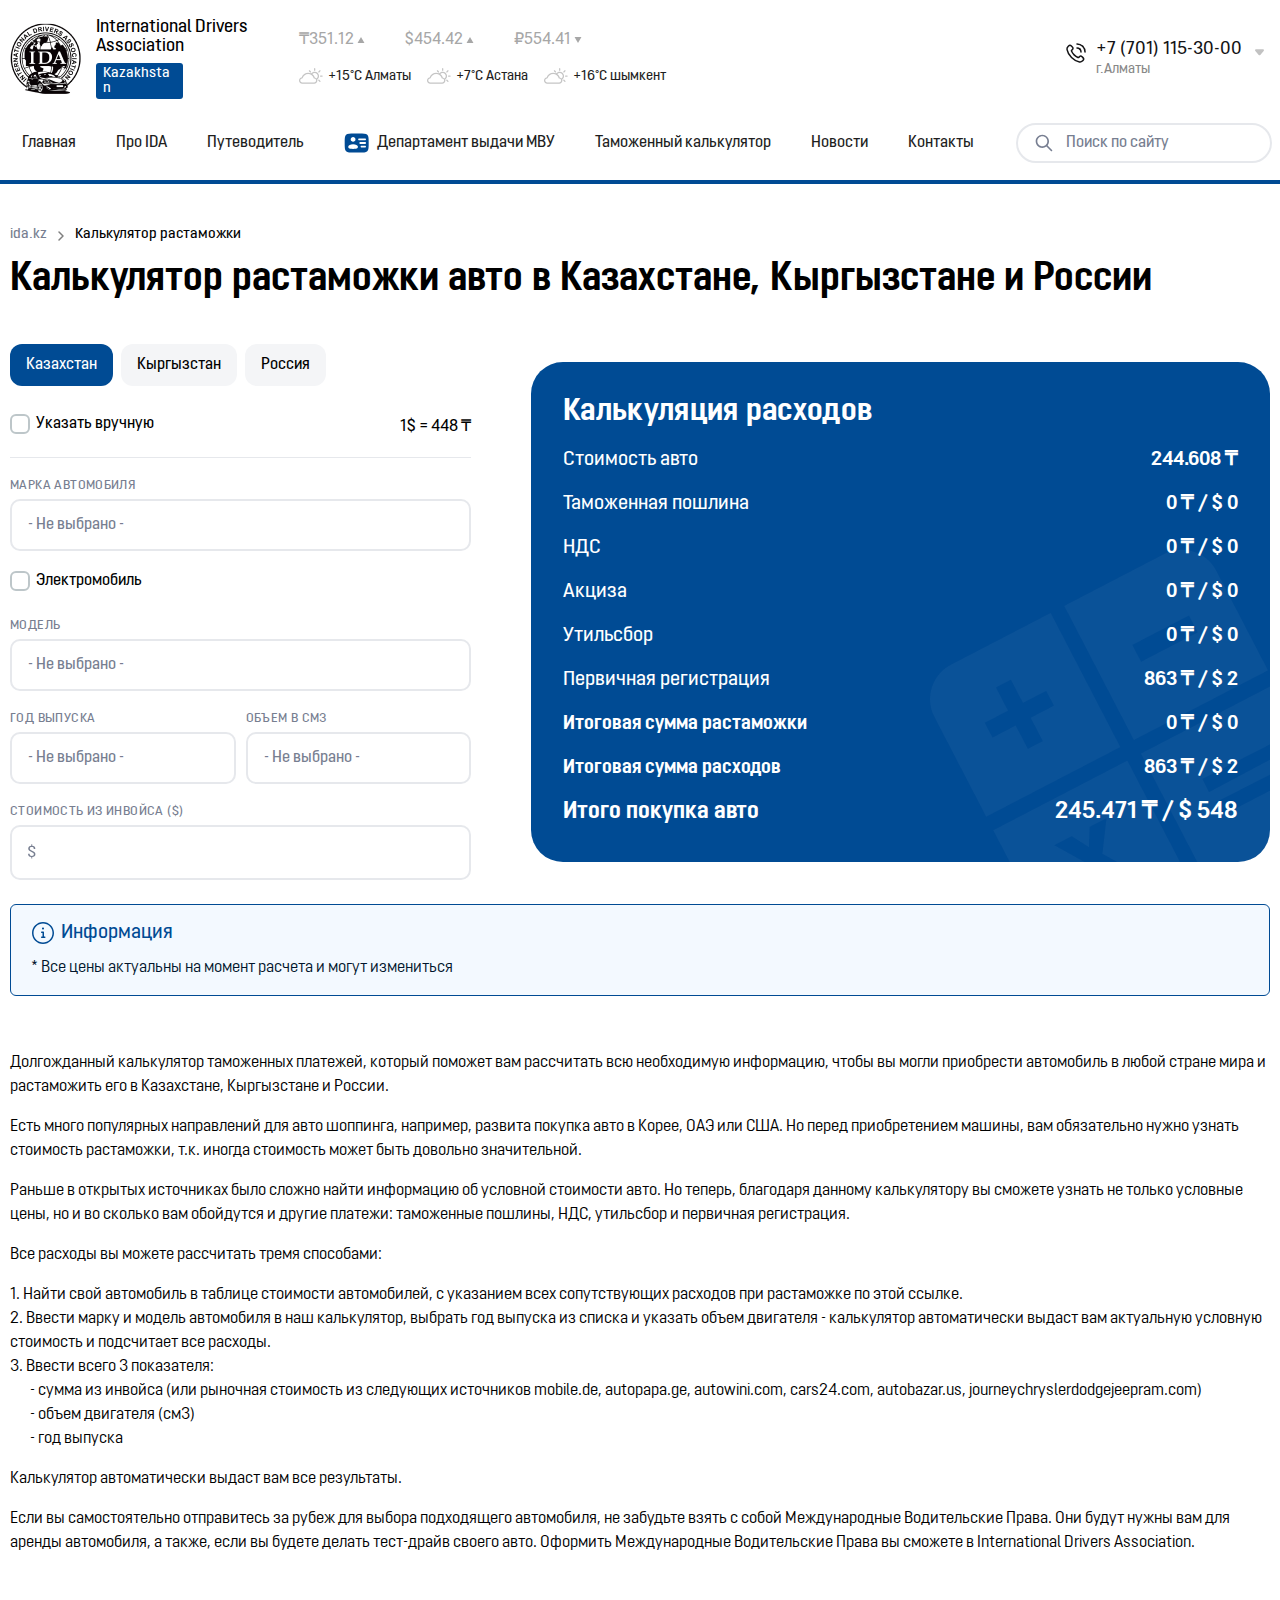
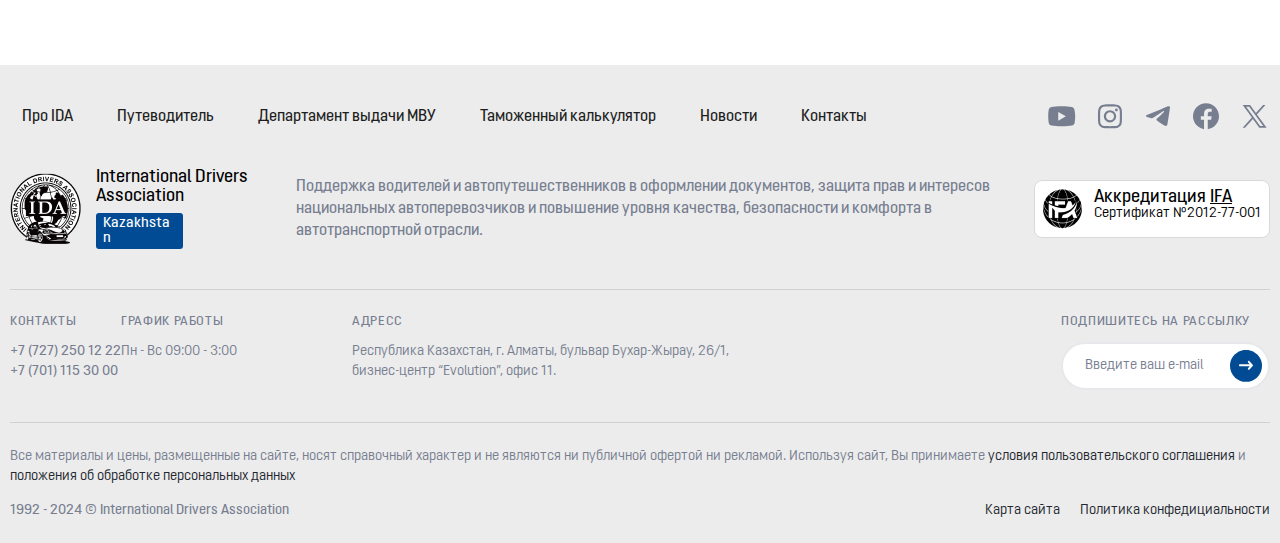
<file: calculator.html>
<!DOCTYPE html>
<html lang="en">
	<head>
		<meta charset="UTF-8" />
		<meta name="viewport" content="width=device-width, initial-scale=1.0" />
		<title>International Drivers Association</title>

		<link rel="preconnect" href="https://fonts.googleapis.com" />
		<link rel="preconnect" href="https://fonts.gstatic.com" crossorigin />
		<link
			href="https://fonts.googleapis.com/css2?family=Inter:wght@100..900&display=swap"
			rel="stylesheet"
		/>

		<link rel="stylesheet" href="css/reset.css" />
		<link rel="stylesheet" href="css/index.css" />
		<link rel="stylesheet" href="css/calculator.css" />
	</head>
	<body>
		<header class="header">
			<div class="container">
				<div class="header-inner">
					<div class="header-inner-top">
						<a href="index.html" class="logo">
							<img class="logo-image" src="images/logo.png" alt="" />
							<div class="logo-content">
								<h4 class="logo-title">International Drivers Association</h4>
								<p class="logo-subtitle">Kazakhstan</p>
							</div>
						</a>

						<div class="general-info">
							<div class="currency-container">
								<span class="currency-text tenge-text">
									₸351.12
									<img
										src="images/drop-down-arrow-thin.svg"
										alt=""
										class="drop-down-thin-image"
									/>
								</span>
								<span class="currency-text dollar-text"
									>$454.42
									<img
										src="images/drop-down-arrow-thin.svg"
										alt=""
										class="drop-down-thin-image"
									/>
								</span>
								<span class="currency-text ruble-text"
									>₽554.41
									<img
										src="images/drop-down-arrow-thin.svg"
										alt=""
										class="drop-down-thin-image"
									/>
								</span>
							</div>
							<div class="weather-container">
								<span class="weather-text almati-text">
									<img
										src="images/weather-icon.svg"
										alt=""
										class="weather-image"
									/>
									+15°C Алматы
								</span>
								<span class="weather-text astana-text"
									><img
										src="images/weather-icon.svg"
										alt=""
										class="weather-image"
									/>+7°C Астана</span
								>
								<span class="weather-text shimkent-text"
									><img
										src="images/weather-icon.svg"
										alt=""
										class="weather-image"
									/>+16°C шымкент</span
								>
							</div>
						</div>

						<div class="additional-info">
							<img class="phone-image" src="images/phone-icon.svg" alt="" />
							<div class="additional-info-content">
								<span class="phone-text">+7 (701) 115-30-00</span>
								<span class="city-text">г.Алматы</span>
							</div>
							<button class="drop-down-btn">
								<img
									src="images/drop-down-arrow-bold.svg"
									alt=""
									class="drop-down-image"
								/>
							</button>
							<ul class="phone-drop-down-menu">
								<li class="phone-drop-down-menu-item">
									<img class="phone-image" src="images/phone-icon.svg" alt="" />
									<div class="additional-info-content">
										<span class="phone-text">+1 929 255 11 05</span>
										<span class="city-text">США</span>
									</div>
								</li>
								<li class="phone-drop-down-menu-item">
									<img class="phone-image" src="images/phone-icon.svg" alt="" />
									<div class="additional-info-content">
										<span class="phone-text">+41 22 886 01 22</span>
										<span class="city-text">Швейцария</span>
									</div>
								</li>
							</ul>
						</div>

						<button class="search-btn-mobile-top">
							<img
								src="images/search-icon-mobile.svg"
								alt=""
								class="search-image-mobile"
							/>
						</button>

						<div class="hamburger-menu">
							<input id="menu-toggle" type="checkbox" />
							<label class="menu-btn" for="menu-toggle">
								<span></span>
							</label>
							<nav class="menu">
								<ul class="menu-list">
									<li class="menu-list-item">
										<a href="index.html" class="menu-list-item-link">Главная</a>
									</li>
									<li class="menu-list-item">
										<a href="contacts.html" class="menu-list-item-link"
											>Про IDA</a
										>
									</li>
									<li class="menu-list-item">
										<a href="guide.html" class="menu-list-item-link"
											>Путеводитель</a
										>
									</li>
									<li class="menu-list-item">
										<a href="" class="menu-list-item-link"
											>Департамент выдачи МВУ</a
										>
									</li>
									<li class="menu-list-item">
										<a href="calculator.html" class="menu-list-item-link"
											>Таможенный калькулятор</a
										>
									</li>
									<li class="menu-list-item">
										<a href="news.html" class="menu-list-item-link">Новости</a>
									</li>
									<li class="menu-list-item">
										<a href="contacts.html" class="menu-list-item-link"
											>Контакты</a
										>
									</li>
								</ul>
							</nav>
						</div>

						<div class="search-line">
							<input
								class="search-line-input"
								type="text"
								placeholder="Поиск по сайту"
							/>
							<a href="search-result.html" class="search-btn-mobile-btn">
								<img
									src="images/search-icon.svg"
									alt=""
									class="search-btn-mobile"
								/>
							</a>
						</div>
					</div>

					<div class="header-inner-bottom">
						<nav class="menu">
							<ul class="menu-list">
								<li class="menu-list-item">
									<a href="index.html" class="menu-list-item-link">Главная</a>
								</li>
								<li class="menu-list-item">
									<a href="contacts.html" class="menu-list-item-link"
										>Про IDA</a
									>
								</li>
								<li class="menu-list-item">
									<a href="guide.html" class="menu-list-item-link"
										>Путеводитель</a
									>
								</li>
								<li class="menu-list-item">
									<a href="" class="menu-list-item-link">
										<img class="card-image" src="images/card-icon.svg" alt="" />
										Департамент выдачи МВУ
									</a>
								</li>
								<li class="menu-list-item">
									<a href="calculator.html" class="menu-list-item-link"
										>Таможенный калькулятор</a
									>
								</li>
								<li class="menu-list-item">
									<a href="news.html" class="menu-list-item-link">Новости</a>
								</li>
								<li class="menu-list-item">
									<a href="contacts.html" class="menu-list-item-link"
										>Контакты</a
									>
								</li>
							</ul>
						</nav>

						<div class="search-block">
							<button class="search-btn-mobile">
								<img
									class="search-image"
									src="images/search-icon-mobile.svg"
									alt=""
								/>
							</button>
							<a href="search-result.html" class="search-btn">
								<img class="search-image" src="images/search-icon.svg" alt="" />
							</a>
							<input
								type="text"
								class="search-input"
								placeholder="Поиск по сайту"
							/>
						</div>
					</div>
				</div>
			</div>
		</header>

		<main class="main">
			<div class="container">
				<div class="bread-crumb">
					<a href="index.html" class="previous-page">ida.kz</a>
					<span class="divider">
						<img
							src="images/devide-arrow-gray-icon.svg"
							alt=""
							class="divider-image"
						/>
					</span>
					<span class="current-page">Калькулятор растаможки</span>
				</div>
				<h1 class="calculator-section-title">
					Калькулятор растаможки авто в Казахстане, Кыргызстане и России
				</h1>
			</div>

			<section class="calculator-section">
				<div class="container">
					<div class="calculator-section-inner">
						<div class="calculator-top">
							<div class="calculator-content">
								<div class="buttons-container">
									<button class="country-choose-btn active">Казахстан</button>
									<button class="country-choose-btn">Кыргызстан</button>
									<button class="country-choose-btn">Россия</button>
								</div>

								<div class="row handle-row">
									<div class="option">
										<input
											type="checkbox"
											class="custom-checkbox"
											id="q1"
											name="answer"
										/>
										<label for="q1">Указать вручную</label>
									</div>
									<span class="currency-transfer-text"> 1$ = 448 ₸ </span>
								</div>

								<h3 class="question-title">Марка автомобиля</h3>
								<div class="row">
									<div class="custom-select-wrapper car-select-wrapper">
										<div class="custom-select question-select" id="car-select">
											<div class="custom-select-trigger span-block">
												- Не выбрано -
											</div>
											<div class="custom-options">
												<span
													class="custom-option question-option"
													data-value="question"
													>Овет1</span
												>
												<span
													class="custom-option question-option"
													data-value="question"
													>Овет2</span
												>
												<span
													class="custom-option question-option"
													data-value="question"
													>Овет3</span
												>
											</div>
										</div>
									</div>
								</div>

								<div class="row">
									<div class="option">
										<input
											class="custom-checkbox"
											type="checkbox"
											id="q2"
											name="answer"
										/>
										<label for="q2">Электромобиль</label>
									</div>
								</div>

								<h3 class="question-title">Модель</h3>
								<div class="row">
									<div class="custom-select-wrapper model-select-wrapper">
										<div
											class="custom-select question-select"
											id="model-select"
										>
											<div class="custom-select-trigger span-block">
												- Не выбрано -
											</div>
											<div class="custom-options">
												<span
													class="custom-option question-option"
													data-value="question"
													>Овет1</span
												>
												<span
													class="custom-option question-option"
													data-value="question"
													>Овет2</span
												>
												<span
													class="custom-option question-option"
													data-value="question"
													>Овет3</span
												>
											</div>
										</div>
									</div>
								</div>

								<div class="row">
									<div class="column">
										<h3 class="question-title">Год выпуска</h3>
										<div class="custom-select-wrapper year-select-wrapper">
											<div
												class="custom-select question-select"
												id="year-select"
											>
												<div class="custom-select-trigger span-block">
													- Не выбрано -
												</div>
												<div class="custom-options">
													<span
														class="custom-option question-option"
														data-value="question"
														>Овет1</span
													>
													<span
														class="custom-option question-option"
														data-value="question"
														>Овет2</span
													>
													<span
														class="custom-option question-option"
														data-value="question"
														>Овет3</span
													>
												</div>
											</div>
										</div>
									</div>

									<div class="column">
										<h3 class="question-title">Объем в см3</h3>
										<div class="custom-select-wrapper volume-select-wrapper">
											<div
												class="custom-select question-select"
												id="volume-select"
											>
												<div class="custom-select-trigger span-block">
													- Не выбрано -
												</div>
												<div class="custom-options">
													<span
														class="custom-option question-option"
														data-value="question"
														>Овет1</span
													>
													<span
														class="custom-option question-option"
														data-value="question"
														>Овет2</span
													>
													<span
														class="custom-option question-option"
														data-value="question"
														>Овет3</span
													>
												</div>
											</div>
										</div>
									</div>
								</div>

								<h3 class="question-title">Стоимость из инвойса ($)</h3>
								<div class="row input-row">
									<img
										class="dollar-image"
										src="images/dollar-icon.svg"
										alt=""
									/>
									<input type="text" class="money-input" />
								</div>
							</div>

							<div class="calculator-result">
								<h2 class="result-title">Калькуляция расходов</h2>

								<div class="calculator-result-content">
									<div class="row">
										<h4 class="result-subtitle">Стоимость авто</h4>
										<span class="result-text">244.608 ₸</span>
									</div>

									<div class="row">
										<h4 class="result-subtitle">Таможенная пошлина</h4>
										<span class="result-text">0 ₸ / $ 0</span>
									</div>

									<div class="row">
										<h4 class="result-subtitle">НДC</h4>
										<span class="result-text">0 ₸ / $ 0</span>
									</div>

									<div class="row">
										<h4 class="result-subtitle">Акциза</h4>
										<span class="result-text">0 ₸ / $ 0</span>
									</div>

									<div class="row">
										<h4 class="result-subtitle">Утильсбор</h4>
										<span class="result-text">0 ₸ / $ 0</span>
									</div>

									<div class="row">
										<h4 class="result-subtitle">Первичная регистрация</h4>
										<span class="result-text">863 ₸ / $ 2</span>
									</div>

									<div class="row">
										<h4 class="result-subtitle semibold">
											Итоговая сумма растаможки
										</h4>
										<span class="result-text">0 ₸ / $ 0</span>
									</div>

									<div class="row">
										<h4 class="result-subtitle semibold">
											Итоговая сумма расходов
										</h4>
										<span class="result-text">863 ₸ / $ 2</span>
									</div>

									<div class="row">
										<h4 class="result-subtitle bold">Итого покупка авто</h4>
										<span class="result-text bold">245.471 ₸ / $ 548</span>
									</div>
								</div>
							</div>
						</div>

						<div class="calculator-middle">
							<div class="calculator-middle-content">
								<img src="images/caution-icon.svg" alt="" />
								<h4 class="cautionn-title">Информация</h4>
							</div>
							<p class="caution-text">
								* Все цены актуальны на момент расчета и могут измениться
							</p>
						</div>

						<div class="calculator-bottom">
							<p class="calculator-bottom-text">
								Долгожданный калькулятор таможенных платежей, который поможет
								вам рассчитать всю необходимую информацию, чтобы вы могли
								приобрести автомобиль в любой стране мира и растаможить его в
								Казахстане, Кыргызстане и России.
							</p>

							<p class="calculator-bottom-text">
								Есть много популярных направлений для авто шоппинга, например,
								развита покупка авто в Корее, ОАЭ или США. Но перед
								приобретением машины, вам обязательно нужно узнать стоимость
								растаможки, т.к. иногда стоимость может быть довольно
								значительной.
							</p>

							<p class="calculator-bottom-text">
								Раньше в открытых источниках было сложно найти информацию об
								условной стоимости авто. Но теперь, благодаря данному
								калькулятору вы сможете узнать не только условные цены, но и во
								сколько вам обойдутся и другие платежи: таможенные пошлины, НДС,
								утильсбор и первичная регистрация.
							</p>

							<p class="calculator-bottom-text">
								Все расходы вы можете рассчитать тремя способами:
							</p>

							<ul class="calculator-bottom-menu">
								<li class="calculator-bottom-menu-item">
									Найти свой автомобиль в таблице стоимости автомобилей, с
									указанием всех сопутствующих расходов при растаможке по <a
										href="#"
										class="link"
										>этой ссылке</a
									>.
								</li>
								<li class="calculator-bottom-menu-item">
									Ввести марку и модель автомобиля в наш калькулятор, выбрать
									год выпуска из списка и указать объем двигателя - калькулятор
									автоматически выдаст вам актуальную условную стоимость и
									подсчитает все расходы.
								</li>
								<li class="calculator-bottom-menu-item">
									Ввести всего 3 показателя:
									<ul class="calculator-bottom-submenu">
										<li class="calculator-bottom-submenu-item">
											- сумма из инвойса (или рыночная стоимость из следующих
											источников mobile.de, autopapa.ge, autowini.com,
											cars24.com, autobazar.us, journeychryslerdodgejeepram.com)
										</li>
										<li class="calculator-bottom-submenu-item">
											- объем двигателя (см3)
										</li>
										<li class="calculator-bottom-submenu-item">
											- год выпуска
										</li>
									</ul>
								</li>
							</ul>

							<p class="calculator-bottom-text">
								Калькулятор автоматически выдаст вам все результаты.
							</p>

							<p class="calculator-bottom-text">
								Если вы самостоятельно отправитесь за рубеж для выбора
								подходящего автомобиля, не забудьте взять с собой Международные
								Водительские Права. Они будут нужны вам для аренды автомобиля, а
								также, если вы будете делать тест-драйв своего авто. Оформить
								Международные Водительские Права вы сможете в International
								Drivers Association.
							</p>
						</div>
					</div>
				</div>
			</section>
		</main>

		<footer class="footer">
			<div class="container">
				<div class="footer-inner">
					<div class="footer-inner-top">
						<div class="user-navigate-container">
							<nav class="menu">
								<ul class="menu-list">
									<li class="menu-list-item">
										<a href="contacts.html" class="menu-list-item-link"
											>Про IDA</a
										>
									</li>
									<li class="menu-list-item">
										<a href="guide.html" class="menu-list-item-link"
											>Путеводитель</a
										>
									</li>
									<li class="menu-list-item">
										<a href="" class="menu-list-item-link"
											>Департамент выдачи МВУ</a
										>
									</li>
									<li class="menu-list-item">
										<a href="calculator.html" class="menu-list-item-link"
											>Таможенный калькулятор</a
										>
									</li>
									<li class="menu-list-item">
										<a href="news.html" class="menu-list-item-link">Новости</a>
									</li>
									<li class="menu-list-item">
										<a href="contacts.html" class="menu-list-item-link"
											>Контакты</a
										>
									</li>
								</ul>
							</nav>

							<div class="social-links-container">
								<a href="#" class="social-link"
									><img
										src="images/youtube-icon.svg"
										alt=""
										class="social-image" /></a
								><a href="#" class="social-link"
									><img
										src="images/instagram-icon.svg"
										alt=""
										class="social-image" /></a
								><a href="#" class="social-link"
									><img
										src="images/telegram-icon.svg"
										alt=""
										class="social-image" /></a
								><a href="#" class="social-link"
									><img
										src="images/facebook-icon.svg"
										alt=""
										class="social-image" /></a
								><a href="#" class="social-link"
									><img src="images/x-icon.svg" alt="" class="social-image"
								/></a>
							</div>
						</div>

						<div class="company-info-container">
							<div class="logo">
								<img class="logo-image" src="images/logo.png" alt="" />
								<div class="logo-content">
									<h4 class="logo-title">International Drivers Association</h4>
									<p class="logo-subtitle">Kazakhstan</p>
								</div>
							</div>

							<p class="company-info-text">
								Поддержка водителей и автопутешественников в оформлении
								документов, защита прав и интересов национальных
								автоперевозчиков и повышение уровня качества, безопасности и
								комфорта в автотранспортной отрасли.
							</p>

							<div class="accreditation-block">
								<img
									class="accreditation-image"
									src="images/IFA-Logo.jpg"
									alt=""
								/>

								<div class="accreditation-content">
									<h3 class="accreditation-title">
										Аккредитация <span class="underline">IFA</span>
									</h3>
									<p class="accreditation-text">Сертификат №2012-77-001</p>
								</div>
							</div>
						</div>
					</div>

					<div class="footer-inner-middle">
						<div class="contacts-container footer-container">
							<h4 class="footer-container-title">Контакты</h4>
							<span class="phone-number-text footer-info-text"
								>+7 (727) 250 12 22</span
							>
							<br />
							<span class="phone-number-text footer-info-text"
								>+7 (701) 115 30 00</span
							>
						</div>

						<div class="working-time-container footer-container">
							<h4 class="footer-container-title">График работы</h4>
							<span class="working-time-text footer-info-text"
								>Пн - Вс 09:00 - 3:00</span
							>
						</div>

						<div class="address-container footer-container">
							<h4 class="footer-container-title">Адресс</h4>
							<span class="address-text footer-info-text"
								>Республика Казахстан, г. Алматы, бульвар Бухар-Жырау, 26/1,
								бизнес-центр “Evolution”, офис 11.</span
							>
						</div>

						<div class="subscribe-container footer-container">
							<h4 class="footer-container-title">Подпишитесь на рассылку</h4>
							<div class="input-block">
								<input
									type="text"
									class="subscribe-input"
									placeholder="Введите ваш e-mail"
								/>
								<button class="subcribe-btn">
									<img
										src="images/subscribe-btn.svg"
										alt=""
										class="subscribe-image"
									/>
								</button>
							</div>
						</div>
					</div>

					<div class="footer-inner-bottom">
						<p class="footer-info-text">
							Все материалы и цены, размещенные на сайте, носят справочный
							характер и не являются ни публичной офертой ни рекламой. Используя
							сайт, Вы принимаете
							<span class="black">условия пользовательского соглашения</span> и
							<span class="black"
								>положения об обработке персональных данных</span
							>
						</p>

						<div class="footer-inner-bottom-content">
							<span class="company-footer-info-text"
								>1992 - 2024 © International Drivers Association</span
							>
							<a href="#" class="footer-link">Карта сайта</a>
							<a href="#" class="footer-link">Политика конфедициальности</a>
						</div>
					</div>
				</div>
			</div>
		</footer>

		<script src="js/app.js"></script>
		<script src="js/calculator.js"></script>
	</body>
</html>
</file>
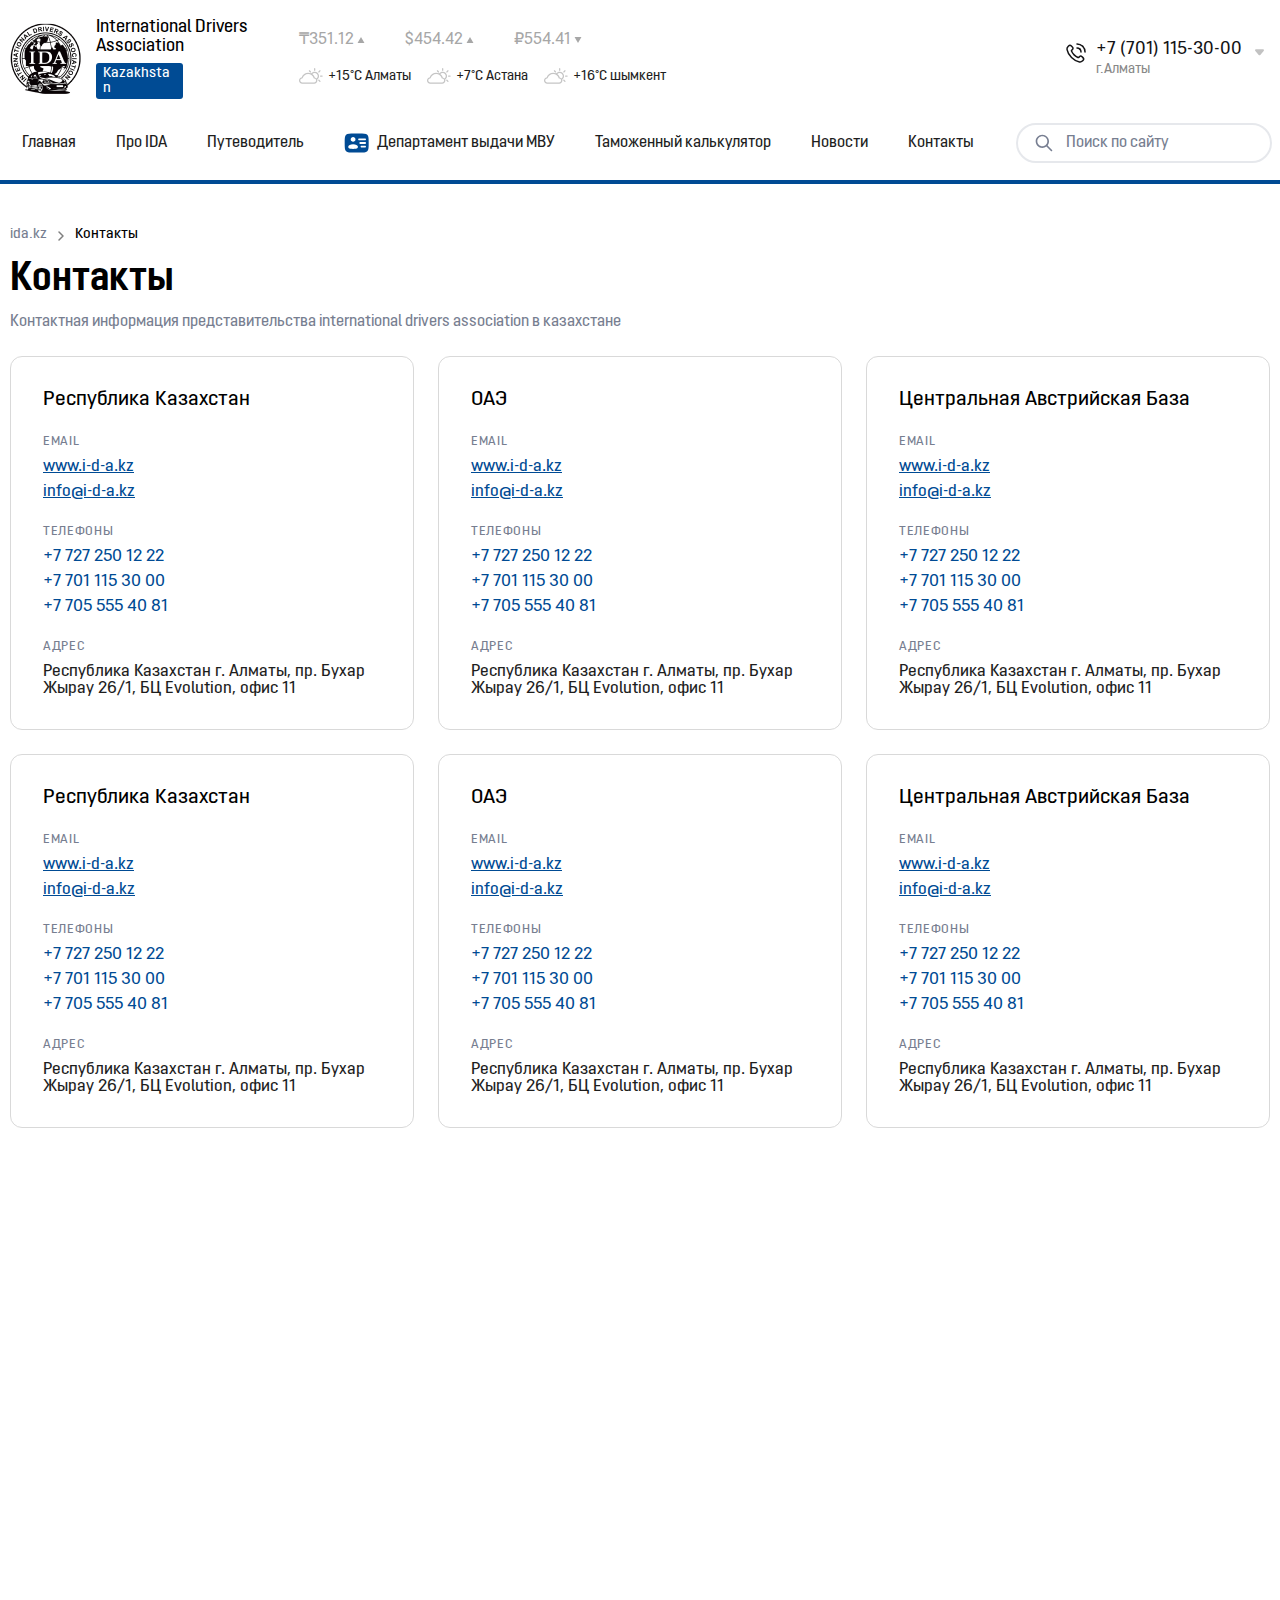
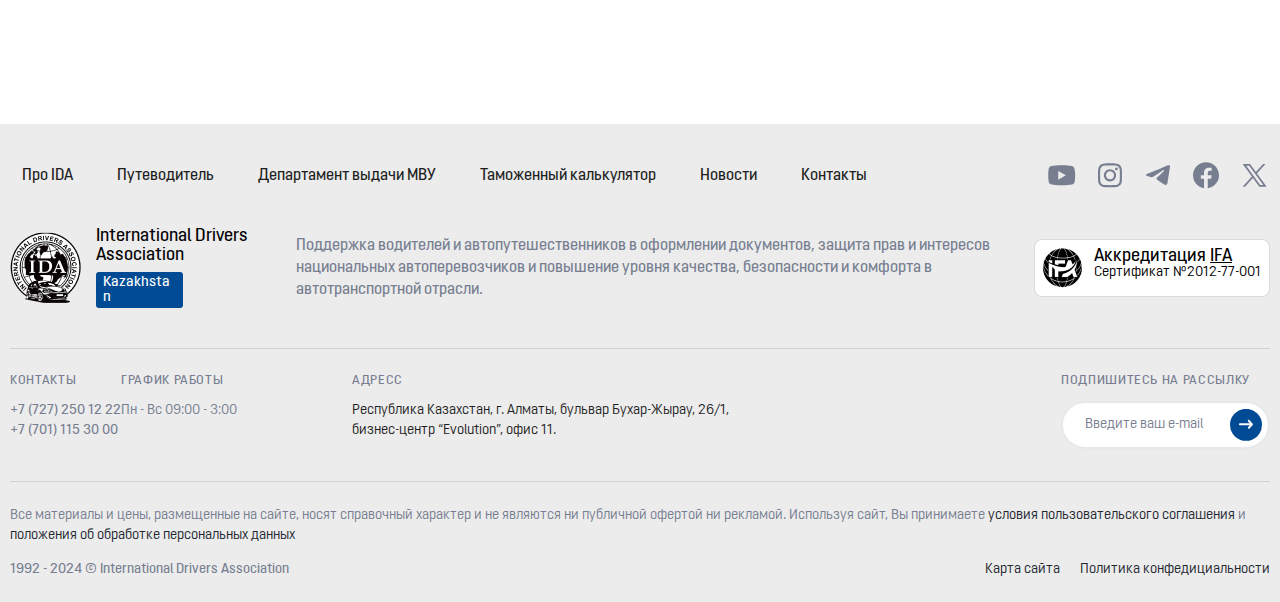
<file: contacts.html>
<!DOCTYPE html>
<html lang="en">
	<head>
		<meta charset="UTF-8" />
		<meta name="viewport" content="width=device-width, initial-scale=1.0" />
		<title>International Drivers Association</title>

		<link rel="preconnect" href="https://fonts.googleapis.com" />
		<link rel="preconnect" href="https://fonts.gstatic.com" crossorigin />
		<link
			href="https://fonts.googleapis.com/css2?family=Inter:wght@100..900&display=swap"
			rel="stylesheet"
		/>

		<link rel="stylesheet" href="css/reset.css" />
		<link rel="stylesheet" href="css/index.css" />
		<link rel="stylesheet" href="css/contacts.css" />
	</head>
	<body>
		<header class="header">
			<div class="container">
				<div class="header-inner">
					<div class="header-inner-top">
						<a href="index.html" class="logo">
							<img class="logo-image" src="images/logo.png" alt="" />
							<div class="logo-content">
								<h4 class="logo-title">International Drivers Association</h4>
								<p class="logo-subtitle">Kazakhstan</p>
							</div>
						</a>

						<div class="general-info">
							<div class="currency-container">
								<span class="currency-text tenge-text">
									₸351.12
									<img
										src="images/drop-down-arrow-thin.svg"
										alt=""
										class="drop-down-thin-image"
									/>
								</span>
								<span class="currency-text dollar-text"
									>$454.42
									<img
										src="images/drop-down-arrow-thin.svg"
										alt=""
										class="drop-down-thin-image"
									/>
								</span>
								<span class="currency-text ruble-text"
									>₽554.41
									<img
										src="images/drop-down-arrow-thin.svg"
										alt=""
										class="drop-down-thin-image"
									/>
								</span>
							</div>
							<div class="weather-container">
								<span class="weather-text almati-text">
									<img
										src="images/weather-icon.svg"
										alt=""
										class="weather-image"
									/>
									+15°C Алматы
								</span>
								<span class="weather-text astana-text"
									><img
										src="images/weather-icon.svg"
										alt=""
										class="weather-image"
									/>+7°C Астана</span
								>
								<span class="weather-text shimkent-text"
									><img
										src="images/weather-icon.svg"
										alt=""
										class="weather-image"
									/>+16°C шымкент</span
								>
							</div>
						</div>

						<div class="additional-info">
							<img class="phone-image" src="images/phone-icon.svg" alt="" />
							<div class="additional-info-content">
								<span class="phone-text">+7 (701) 115-30-00</span>
								<span class="city-text">г.Алматы</span>
							</div>
							<button class="drop-down-btn">
								<img
									src="images/drop-down-arrow-bold.svg"
									alt=""
									class="drop-down-image"
								/>
							</button>
							<ul class="phone-drop-down-menu">
								<li class="phone-drop-down-menu-item">
									<img class="phone-image" src="images/phone-icon.svg" alt="" />
									<div class="additional-info-content">
										<span class="phone-text">+1 929 255 11 05</span>
										<span class="city-text">США</span>
									</div>
								</li>
								<li class="phone-drop-down-menu-item">
									<img class="phone-image" src="images/phone-icon.svg" alt="" />
									<div class="additional-info-content">
										<span class="phone-text">+41 22 886 01 22</span>
										<span class="city-text">Швейцария</span>
									</div>
								</li>
							</ul>
						</div>

						<button class="search-btn-mobile-top">
							<img
								src="images/search-icon-mobile.svg"
								alt=""
								class="search-image-mobile"
							/>
						</button>

						<div class="hamburger-menu">
							<input id="menu-toggle" type="checkbox" />
							<label class="menu-btn" for="menu-toggle">
								<span></span>
							</label>
							<nav class="menu">
								<ul class="menu-list">
									<li class="menu-list-item">
										<a href="index.html" class="menu-list-item-link">Главная</a>
									</li>
									<li class="menu-list-item">
										<a href="contacts.html" class="menu-list-item-link"
											>Про IDA</a
										>
									</li>
									<li class="menu-list-item">
										<a href="guide.html" class="menu-list-item-link"
											>Путеводитель</a
										>
									</li>
									<li class="menu-list-item">
										<a href="" class="menu-list-item-link"
											>Департамент выдачи МВУ</a
										>
									</li>
									<li class="menu-list-item">
										<a href="calculator.html" class="menu-list-item-link"
											>Таможенный калькулятор</a
										>
									</li>
									<li class="menu-list-item">
										<a href="news.html" class="menu-list-item-link">Новости</a>
									</li>
									<li class="menu-list-item">
										<a href="contacts.html" class="menu-list-item-link"
											>Контакты</a
										>
									</li>
								</ul>
							</nav>
						</div>

						<div class="search-line">
							<input
								class="search-line-input"
								type="text"
								placeholder="Поиск по сайту"
							/>
							<a href="search-result.html" class="search-btn-mobile-btn">
								<img
									src="images/search-icon.svg"
									alt=""
									class="search-btn-mobile"
								/>
							</a>
						</div>
					</div>

					<div class="header-inner-bottom">
						<nav class="menu">
							<ul class="menu-list">
								<li class="menu-list-item">
									<a href="index.html" class="menu-list-item-link">Главная</a>
								</li>
								<li class="menu-list-item">
									<a href="contacts.html" class="menu-list-item-link"
										>Про IDA</a
									>
								</li>
								<li class="menu-list-item">
									<a href="guide.html" class="menu-list-item-link"
										>Путеводитель</a
									>
								</li>
								<li class="menu-list-item">
									<a href="" class="menu-list-item-link">
										<img class="card-image" src="images/card-icon.svg" alt="" />
										Департамент выдачи МВУ
									</a>
								</li>
								<li class="menu-list-item">
									<a href="calculator.html" class="menu-list-item-link"
										>Таможенный калькулятор</a
									>
								</li>
								<li class="menu-list-item">
									<a href="news.html" class="menu-list-item-link">Новости</a>
								</li>
								<li class="menu-list-item">
									<a href="contacts.html" class="menu-list-item-link"
										>Контакты</a
									>
								</li>
							</ul>
						</nav>

						<div class="search-block">
							<button class="search-btn-mobile">
								<img
									class="search-image"
									src="images/search-icon-mobile.svg"
									alt=""
								/>
							</button>
							<a href="search-result.html" class="search-btn">
								<img class="search-image" src="images/search-icon.svg" alt="" />
							</a>
							<input
								type="text"
								class="search-input"
								placeholder="Поиск по сайту"
							/>
						</div>
					</div>
				</div>
			</div>
		</header>

		<main class="main">
			<div class="container">
				<div class="bread-crumb">
					<a href="index.html" class="previous-page">ida.kz</a>
					<span class="divider">
						<img
							src="images/devide-arrow-gray-icon.svg"
							alt=""
							class="divider-image"
						/>
					</span>
					<span class="current-page">Контакты</span>
				</div>
				<h1 class="contacts-section-title">Контакты</h1>
				<p class="contacts-section-subtitle">
					Контактная информация представительства international drivers
					association в казахстане
				</p>
			</div>

			<section class="contacts-section">
				<div class="container">
					<div class="contacts-section-inner">
						<div class="contact-block">
							<h3 class="contact-block-title">Республика Казахстан</h3>

							<div class="content-inner">
								<h4 class="content-title">Email</h4>
								<span class="content-text email-text">www.i-d-a.kz</span
								><span class="content-text email-text">info@i-d-a.kz</span>
							</div>

							<div class="content-inner">
								<h4 class="content-title">телефоны</h4>
								<span class="content-text">+7 727 250 12 22</span
								><span class="content-text">+7 701 115 30 00</span>
								<span class="content-text">+7 705 555 40 81 </span>
							</div>

							<div class="content-inner">
								<h4 class="content-title">АДРЕС</h4>
								<span class="content-text address-text"
									>Республика Казахстан г. Алматы, пр. Бухар Жырау 26/1, БЦ
									Evolution, офис 11</span
								>
							</div>
						</div>

						<div class="contact-block">
							<h3 class="contact-block-title">ОАЭ</h3>

							<div class="content-inner">
								<h4 class="content-title">Email</h4>
								<span class="content-text email-text">www.i-d-a.kz</span
								><span class="content-text email-text">info@i-d-a.kz</span>
							</div>

							<div class="content-inner">
								<h4 class="content-title">телефоны</h4>
								<span class="content-text">+7 727 250 12 22</span
								><span class="content-text">+7 701 115 30 00</span>
								<span class="content-text">+7 705 555 40 81 </span>
							</div>

							<div class="content-inner">
								<h4 class="content-title">АДРЕС</h4>
								<span class="content-text address-text"
									>Республика Казахстан г. Алматы, пр. Бухар Жырау 26/1, БЦ
									Evolution, офис 11</span
								>
							</div>
						</div>

						<div class="contact-block">
							<h3 class="contact-block-title">Центральная Австрийская База</h3>

							<div class="content-inner">
								<h4 class="content-title">Email</h4>
								<span class="content-text email-text">www.i-d-a.kz</span
								><span class="content-text email-text">info@i-d-a.kz</span>
							</div>

							<div class="content-inner">
								<h4 class="content-title">телефоны</h4>
								<span class="content-text">+7 727 250 12 22</span
								><span class="content-text">+7 701 115 30 00</span>
								<span class="content-text">+7 705 555 40 81 </span>
							</div>

							<div class="content-inner">
								<h4 class="content-title">АДРЕС</h4>
								<span class="content-text address-text"
									>Республика Казахстан г. Алматы, пр. Бухар Жырау 26/1, БЦ
									Evolution, офис 11</span
								>
							</div>
						</div>

						<div class="contact-block">
							<h3 class="contact-block-title">Республика Казахстан</h3>

							<div class="content-inner">
								<h4 class="content-title">Email</h4>
								<span class="content-text email-text">www.i-d-a.kz</span
								><span class="content-text email-text">info@i-d-a.kz</span>
							</div>

							<div class="content-inner">
								<h4 class="content-title">телефоны</h4>
								<span class="content-text">+7 727 250 12 22</span
								><span class="content-text">+7 701 115 30 00</span>
								<span class="content-text">+7 705 555 40 81 </span>
							</div>

							<div class="content-inner">
								<h4 class="content-title">АДРЕС</h4>
								<span class="content-text address-text"
									>Республика Казахстан г. Алматы, пр. Бухар Жырау 26/1, БЦ
									Evolution, офис 11</span
								>
							</div>
						</div>

						<div class="contact-block">
							<h3 class="contact-block-title">ОАЭ</h3>

							<div class="content-inner">
								<h4 class="content-title">Email</h4>
								<span class="content-text email-text">www.i-d-a.kz</span
								><span class="content-text email-text">info@i-d-a.kz</span>
							</div>

							<div class="content-inner">
								<h4 class="content-title">телефоны</h4>
								<span class="content-text">+7 727 250 12 22</span
								><span class="content-text">+7 701 115 30 00</span>
								<span class="content-text">+7 705 555 40 81 </span>
							</div>

							<div class="content-inner">
								<h4 class="content-title">АДРЕС</h4>
								<span class="content-text address-text"
									>Республика Казахстан г. Алматы, пр. Бухар Жырау 26/1, БЦ
									Evolution, офис 11</span
								>
							</div>
						</div>

						<div class="contact-block">
							<h3 class="contact-block-title">Центральная Австрийская База</h3>

							<div class="content-inner">
								<h4 class="content-title">Email</h4>
								<span class="content-text email-text">www.i-d-a.kz</span
								><span class="content-text email-text">info@i-d-a.kz</span>
							</div>

							<div class="content-inner">
								<h4 class="content-title">телефоны</h4>
								<span class="content-text">+7 727 250 12 22</span
								><span class="content-text">+7 701 115 30 00</span>
								<span class="content-text">+7 705 555 40 81 </span>
							</div>

							<div class="content-inner">
								<h4 class="content-title">АДРЕС</h4>
								<span class="content-text address-text"
									>Республика Казахстан г. Алматы, пр. Бухар Жырау 26/1, БЦ
									Evolution, офис 11</span
								>
							</div>
						</div>
					</div>
				</div>
			</section>

			<section class="map-section">
				<div class="container">
					<div class="map-section-inner">
						<iframe
							src="https://www.google.com/maps/embed?pb=!1m18!1m12!1m3!1d5813.791372494709!2d76.91713134666635!3d43.23264667355613!2m3!1f0!2f0!3f0!3m2!1i1024!2i768!4f13.1!3m3!1m2!1s0x38836f0199fd7277%3A0x394db7d801746508!2z0JzQtdC20LTRg9C90LDRgNC-0LTQvdC-0LUg0LLQvtC00LjRgtC10LvRjNGB0LrQvtC1INGD0LTQvtGB0YLQvtCy0LXRgNC10L3QuNC1!5e0!3m2!1sru!2sby!4v1721908919833!5m2!1sru!2sby"
							width="100%"
							height="450"
							style="border: none; border-radius: 32px"
							allowfullscreen=""
							loading="lazy"
							referrerpolicy="no-referrer-when-downgrade"
						></iframe>
					</div>
				</div>
			</section>
		</main>

		<footer class="footer">
			<div class="container">
				<div class="footer-inner">
					<div class="footer-inner-top">
						<div class="user-navigate-container">
							<nav class="menu">
								<ul class="menu-list">
									<li class="menu-list-item">
										<a href="contacts.html" class="menu-list-item-link"
											>Про IDA</a
										>
									</li>
									<li class="menu-list-item">
										<a href="guide.html" class="menu-list-item-link"
											>Путеводитель</a
										>
									</li>
									<li class="menu-list-item">
										<a href="" class="menu-list-item-link"
											>Департамент выдачи МВУ</a
										>
									</li>
									<li class="menu-list-item">
										<a href="calculator.html" class="menu-list-item-link"
											>Таможенный калькулятор</a
										>
									</li>
									<li class="menu-list-item">
										<a href="news.html" class="menu-list-item-link">Новости</a>
									</li>
									<li class="menu-list-item">
										<a href="contacts.html" class="menu-list-item-link"
											>Контакты</a
										>
									</li>
								</ul>
							</nav>

							<div class="social-links-container">
								<a href="#" class="social-link"
									><img
										src="images/youtube-icon.svg"
										alt=""
										class="social-image" /></a
								><a href="#" class="social-link"
									><img
										src="images/instagram-icon.svg"
										alt=""
										class="social-image" /></a
								><a href="#" class="social-link"
									><img
										src="images/telegram-icon.svg"
										alt=""
										class="social-image" /></a
								><a href="#" class="social-link"
									><img
										src="images/facebook-icon.svg"
										alt=""
										class="social-image" /></a
								><a href="#" class="social-link"
									><img src="images/x-icon.svg" alt="" class="social-image"
								/></a>
							</div>
						</div>

						<div class="company-info-container">
							<div class="logo">
								<img class="logo-image" src="images/logo.png" alt="" />
								<div class="logo-content">
									<h4 class="logo-title">International Drivers Association</h4>
									<p class="logo-subtitle">Kazakhstan</p>
								</div>
							</div>

							<p class="company-info-text">
								Поддержка водителей и автопутешественников в оформлении
								документов, защита прав и интересов национальных
								автоперевозчиков и повышение уровня качества, безопасности и
								комфорта в автотранспортной отрасли.
							</p>

							<div class="accreditation-block">
								<img
									class="accreditation-image"
									src="images/IFA-Logo.jpg"
									alt=""
								/>

								<div class="accreditation-content">
									<h3 class="accreditation-title">
										Аккредитация <span class="underline">IFA</span>
									</h3>
									<p class="accreditation-text">Сертификат №2012-77-001</p>
								</div>
							</div>
						</div>
					</div>

					<div class="footer-inner-middle">
						<div class="contacts-container footer-container">
							<h4 class="footer-container-title">Контакты</h4>
							<span class="phone-number-text footer-info-text"
								>+7 (727) 250 12 22</span
							>
							<br />
							<span class="phone-number-text footer-info-text"
								>+7 (701) 115 30 00</span
							>
						</div>

						<div class="working-time-container footer-container">
							<h4 class="footer-container-title">График работы</h4>
							<span class="working-time-text footer-info-text"
								>Пн - Вс 09:00 - 3:00</span
							>
						</div>

						<div class="address-container footer-container">
							<h4 class="footer-container-title">Адресс</h4>
							<span class="address-text footer-info-text"
								>Республика Казахстан, г. Алматы, бульвар Бухар-Жырау, 26/1,
								бизнес-центр “Evolution”, офис 11.</span
							>
						</div>

						<div class="subscribe-container footer-container">
							<h4 class="footer-container-title">Подпишитесь на рассылку</h4>
							<div class="input-block">
								<input
									type="text"
									class="subscribe-input"
									placeholder="Введите ваш e-mail"
								/>
								<button class="subcribe-btn">
									<img
										src="images/subscribe-btn.svg"
										alt=""
										class="subscribe-image"
									/>
								</button>
							</div>
						</div>
					</div>

					<div class="footer-inner-bottom">
						<p class="footer-info-text">
							Все материалы и цены, размещенные на сайте, носят справочный
							характер и не являются ни публичной офертой ни рекламой. Используя
							сайт, Вы принимаете
							<span class="black">условия пользовательского соглашения</span> и
							<span class="black"
								>положения об обработке персональных данных</span
							>
						</p>

						<div class="footer-inner-bottom-content">
							<span class="company-footer-info-text"
								>1992 - 2024 © International Drivers Association</span
							>
							<a href="#" class="footer-link">Карта сайта</a>
							<a href="#" class="footer-link">Политика конфедициальности</a>
						</div>
					</div>
				</div>
			</div>
		</footer>

		<script src="js/app.js"></script>
	</body>
</html>
</file>
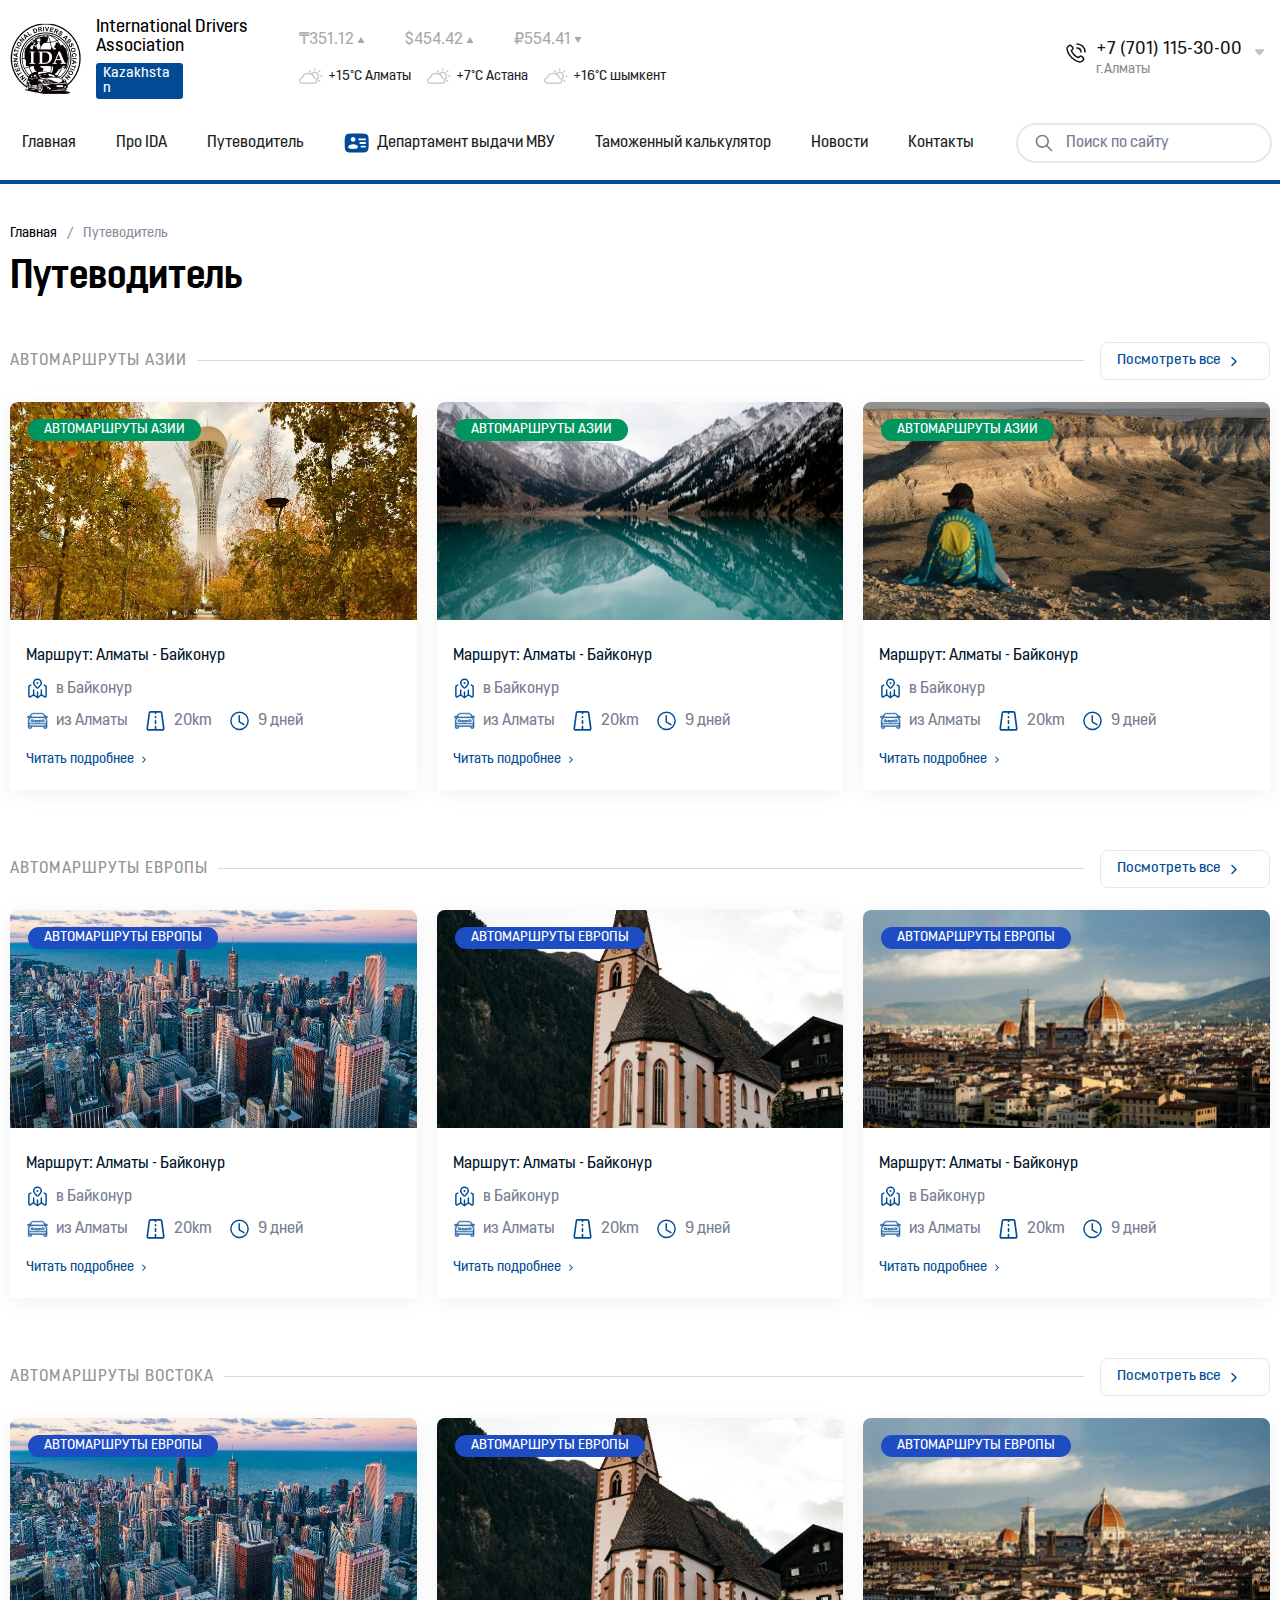
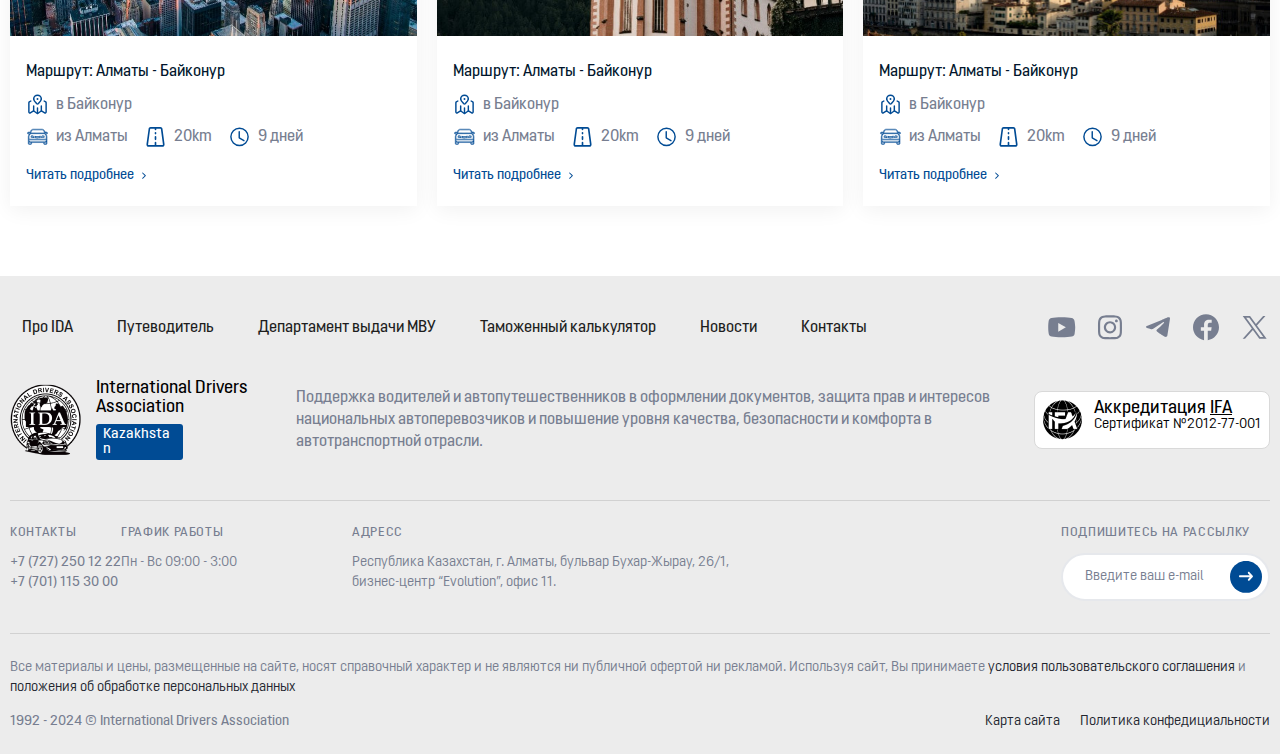
<file: guide.html>
<!DOCTYPE html>
<html lang="en">
	<head>
		<meta charset="UTF-8" />
		<meta name="viewport" content="width=device-width, initial-scale=1.0" />
		<title>International Drivers Association</title>

		<link rel="preconnect" href="https://fonts.googleapis.com" />
		<link rel="preconnect" href="https://fonts.gstatic.com" crossorigin />
		<link
			href="https://fonts.googleapis.com/css2?family=Inter:wght@100..900&display=swap"
			rel="stylesheet"
		/>

		<link rel="stylesheet" href="css/reset.css" />
		<link rel="stylesheet" href="css/index.css" />
		<link rel="stylesheet" href="css/guide.css" />
	</head>
	<body>
		<header class="header">
			<div class="container">
				<div class="header-inner">
					<div class="header-inner-top">
						<a href="index.html" class="logo">
							<img class="logo-image" src="images/logo.png" alt="" />
							<div class="logo-content">
								<h4 class="logo-title">International Drivers Association</h4>
								<p class="logo-subtitle">Kazakhstan</p>
							</div>
						</a>

						<div class="general-info">
							<div class="currency-container">
								<span class="currency-text tenge-text">
									₸351.12
									<img
										src="images/drop-down-arrow-thin.svg"
										alt=""
										class="drop-down-thin-image"
									/>
								</span>
								<span class="currency-text dollar-text"
									>$454.42
									<img
										src="images/drop-down-arrow-thin.svg"
										alt=""
										class="drop-down-thin-image"
									/>
								</span>
								<span class="currency-text ruble-text"
									>₽554.41
									<img
										src="images/drop-down-arrow-thin.svg"
										alt=""
										class="drop-down-thin-image"
									/>
								</span>
							</div>
							<div class="weather-container">
								<span class="weather-text almati-text">
									<img
										src="images/weather-icon.svg"
										alt=""
										class="weather-image"
									/>
									+15°C Алматы
								</span>
								<span class="weather-text astana-text"
									><img
										src="images/weather-icon.svg"
										alt=""
										class="weather-image"
									/>+7°C Астана</span
								>
								<span class="weather-text shimkent-text"
									><img
										src="images/weather-icon.svg"
										alt=""
										class="weather-image"
									/>+16°C шымкент</span
								>
							</div>
						</div>

						<div class="additional-info">
							<img class="phone-image" src="images/phone-icon.svg" alt="" />
							<div class="additional-info-content">
								<span class="phone-text">+7 (701) 115-30-00</span>
								<span class="city-text">г.Алматы</span>
							</div>
							<button class="drop-down-btn">
								<img
									src="images/drop-down-arrow-bold.svg"
									alt=""
									class="drop-down-image"
								/>
							</button>
							<ul class="phone-drop-down-menu">
								<li class="phone-drop-down-menu-item">
									<img class="phone-image" src="images/phone-icon.svg" alt="" />
									<div class="additional-info-content">
										<span class="phone-text">+1 929 255 11 05</span>
										<span class="city-text">США</span>
									</div>
								</li>
								<li class="phone-drop-down-menu-item">
									<img class="phone-image" src="images/phone-icon.svg" alt="" />
									<div class="additional-info-content">
										<span class="phone-text">+41 22 886 01 22</span>
										<span class="city-text">Швейцария</span>
									</div>
								</li>
							</ul>
						</div>

						<button class="search-btn-mobile-top">
							<img
								src="images/search-icon-mobile.svg"
								alt=""
								class="search-image-mobile"
							/>
						</button>

						<div class="hamburger-menu">
							<input id="menu-toggle" type="checkbox" />
							<label class="menu-btn" for="menu-toggle">
								<span></span>
							</label>
							<nav class="menu">
								<ul class="menu-list">
									<li class="menu-list-item">
										<a href="index.html" class="menu-list-item-link">Главная</a>
									</li>
									<li class="menu-list-item">
										<a href="contacts.html" class="menu-list-item-link"
											>Про IDA</a
										>
									</li>
									<li class="menu-list-item">
										<a href="guide.html" class="menu-list-item-link"
											>Путеводитель</a
										>
									</li>
									<li class="menu-list-item">
										<a href="" class="menu-list-item-link"
											>Департамент выдачи МВУ</a
										>
									</li>
									<li class="menu-list-item">
										<a href="calculator.html" class="menu-list-item-link"
											>Таможенный калькулятор</a
										>
									</li>
									<li class="menu-list-item">
										<a href="news.html" class="menu-list-item-link">Новости</a>
									</li>
									<li class="menu-list-item">
										<a href="contacts.html" class="menu-list-item-link"
											>Контакты</a
										>
									</li>
								</ul>
							</nav>
						</div>

						<div class="search-line">
							<input
								class="search-line-input"
								type="text"
								placeholder="Поиск по сайту"
							/>
							<a href="search-result.html" class="search-btn-mobile-btn">
								<img
									src="images/search-icon.svg"
									alt=""
									class="search-btn-mobile"
								/>
							</a>
						</div>
					</div>

					<div class="header-inner-bottom">
						<nav class="menu">
							<ul class="menu-list">
								<li class="menu-list-item">
									<a href="index.html" class="menu-list-item-link">Главная</a>
								</li>
								<li class="menu-list-item">
									<a href="contacts.html" class="menu-list-item-link"
										>Про IDA</a
									>
								</li>
								<li class="menu-list-item">
									<a href="guide.html" class="menu-list-item-link"
										>Путеводитель</a
									>
								</li>
								<li class="menu-list-item">
									<a href="" class="menu-list-item-link">
										<img class="card-image" src="images/card-icon.svg" alt="" />
										Департамент выдачи МВУ
									</a>
								</li>
								<li class="menu-list-item">
									<a href="calculator.html" class="menu-list-item-link"
										>Таможенный калькулятор</a
									>
								</li>
								<li class="menu-list-item">
									<a href="news.html" class="menu-list-item-link">Новости</a>
								</li>
								<li class="menu-list-item">
									<a href="contacts.html" class="menu-list-item-link"
										>Контакты</a
									>
								</li>
							</ul>
						</nav>

						<div class="search-block">
							<button class="search-btn-mobile">
								<img
									class="search-image"
									src="images/search-icon-mobile.svg"
									alt=""
								/>
							</button>
							<a href="search-result.html" class="search-btn">
								<img class="search-image" src="images/search-icon.svg" alt="" />
							</a>
							<input
								type="text"
								class="search-input"
								placeholder="Поиск по сайту"
							/>
						</div>
					</div>
				</div>
			</div>
		</header>

		<main class="main">
			<div class="container">
				<div class="bread-crumb">
					<a href="index.html" class="previous-page">Главная</a>
					<span class="divider">/</span>
					<span class="current-page">Путеводитель</span>
				</div>
				<h1 class="guide-title">Путеводитель</h1>
			</div>

			<section class="routes-section">
				<div class="container">
					<div class="routes-section-inner">
						<div class="routes-line">
							<div class="routes-title-container">
								<h2 class="section-title">автомаршруты азии</h2>
								<a href="guide.html" class="see-all-routes">Посмотреть все</a>
							</div>

							<div class="routes-content">
								<div class="routes-block">
									<span class="route-name">автомаршруты азии</span>
									<img src="images/guide1.jpg" alt="" class="route-image" />

									<div class="route-block-text-container">
										<h3 class="route-title">Маршрут: Алматы - Байконур</h3>
										<span class="arrival-place-text">в Байконур</span>

										<div class="route-block-info">
											<span class="depature-place-text">из Алматы</span>
											<span class="road-text">20km</span>
											<span class="time-text">9 дней</span>
										</div>

										<a href="route.html" class="read-more-link"
											>Читать подробнее</a
										>
									</div>
								</div>

								<div class="routes-block">
									<span class="route-name">автомаршруты азии</span>
									<img src="images/guide2.jpg" alt="" class="route-image" />

									<div class="route-block-text-container">
										<h3 class="route-title">Маршрут: Алматы - Байконур</h3>
										<span class="arrival-place-text">в Байконур</span>

										<div class="route-block-info">
											<span class="depature-place-text">из Алматы</span>
											<span class="road-text">20km</span>
											<span class="time-text">9 дней</span>
										</div>

										<a href="route.html" class="read-more-link"
											>Читать подробнее</a
										>
									</div>
								</div>

								<div class="routes-block">
									<span class="route-name">автомаршруты азии</span>
									<img src="images/guide3.jpg" alt="" class="route-image" />

									<div class="route-block-text-container">
										<h3 class="route-title">Маршрут: Алматы - Байконур</h3>
										<span class="arrival-place-text">в Байконур</span>

										<div class="route-block-info">
											<span class="depature-place-text">из Алматы</span>
											<span class="road-text">20km</span>
											<span class="time-text">9 дней</span>
										</div>

										<a href="route.html" class="read-more-link"
											>Читать подробнее</a
										>
									</div>
								</div>
							</div>
						</div>

						<div class="routes-line">
							<div class="routes-title-container">
								<h2 class="section-title">автомаршруты ЕВРОПЫ</h2>
								<a href="guide.html" class="see-all-routes">Посмотреть все</a>
							</div>

							<div class="routes-content">
								<div class="routes-block europe">
									<span class="route-name">автомаршруты ЕВРОПЫ</span>
									<img src="images/guide4.jpg" alt="" class="route-image" />

									<div class="route-block-text-container">
										<h3 class="route-title">Маршрут: Алматы - Байконур</h3>
										<span class="arrival-place-text">в Байконур</span>

										<div class="route-block-info">
											<span class="depature-place-text">из Алматы</span>
											<span class="road-text">20km</span>
											<span class="time-text">9 дней</span>
										</div>

										<a href="route.html" class="read-more-link"
											>Читать подробнее</a
										>
									</div>
								</div>

								<div class="routes-block europe">
									<span class="route-name">автомаршруты ЕВРОПЫ</span>
									<img src="images/guide5.jpg" alt="" class="route-image" />

									<div class="route-block-text-container">
										<h3 class="route-title">Маршрут: Алматы - Байконур</h3>
										<span class="arrival-place-text">в Байконур</span>

										<div class="route-block-info">
											<span class="depature-place-text">из Алматы</span>
											<span class="road-text">20km</span>
											<span class="time-text">9 дней</span>
										</div>

										<a href="route.html" class="read-more-link"
											>Читать подробнее</a
										>
									</div>
								</div>

								<div class="routes-block europe">
									<span class="route-name">автомаршруты ЕВРОПЫ</span>
									<img src="images/guide6.jpg" alt="" class="route-image" />

									<div class="route-block-text-container">
										<h3 class="route-title">Маршрут: Алматы - Байконур</h3>
										<span class="arrival-place-text">в Байконур</span>

										<div class="route-block-info">
											<span class="depature-place-text">из Алматы</span>
											<span class="road-text">20km</span>
											<span class="time-text">9 дней</span>
										</div>

										<a href="route.html" class="read-more-link"
											>Читать подробнее</a
										>
									</div>
								</div>
							</div>
						</div>

						<div class="routes-line">
							<div class="routes-title-container">
								<h2 class="section-title">автомаршруты ВОСТОКА</h2>
								<a href="guide.html" class="see-all-routes">Посмотреть все</a>
							</div>

							<div class="routes-content">
								<div class="routes-block europe">
									<span class="route-name">автомаршруты ЕВРОПЫ</span>
									<img src="images/guide4.jpg" alt="" class="route-image" />

									<div class="route-block-text-container">
										<h3 class="route-title">Маршрут: Алматы - Байконур</h3>
										<span class="arrival-place-text">в Байконур</span>

										<div class="route-block-info">
											<span class="depature-place-text">из Алматы</span>
											<span class="road-text">20km</span>
											<span class="time-text">9 дней</span>
										</div>

										<a href="route.html" class="read-more-link"
											>Читать подробнее</a
										>
									</div>
								</div>

								<div class="routes-block europe">
									<span class="route-name">автомаршруты ЕВРОПЫ</span>
									<img src="images/guide5.jpg" alt="" class="route-image" />

									<div class="route-block-text-container">
										<h3 class="route-title">Маршрут: Алматы - Байконур</h3>
										<span class="arrival-place-text">в Байконур</span>

										<div class="route-block-info">
											<span class="depature-place-text">из Алматы</span>
											<span class="road-text">20km</span>
											<span class="time-text">9 дней</span>
										</div>

										<a href="route.html" class="read-more-link"
											>Читать подробнее</a
										>
									</div>
								</div>

								<div class="routes-block europe">
									<span class="route-name">автомаршруты ЕВРОПЫ</span>
									<img src="images/guide6.jpg" alt="" class="route-image" />

									<div class="route-block-text-container">
										<h3 class="route-title">Маршрут: Алматы - Байконур</h3>
										<span class="arrival-place-text">в Байконур</span>

										<div class="route-block-info">
											<span class="depature-place-text">из Алматы</span>
											<span class="road-text">20km</span>
											<span class="time-text">9 дней</span>
										</div>

										<a href="route.html" class="read-more-link"
											>Читать подробнее</a
										>
									</div>
								</div>
							</div>
						</div>
					</div>
				</div>
			</section>
		</main>

		<footer class="footer">
			<div class="container">
				<div class="footer-inner">
					<div class="footer-inner-top">
						<div class="user-navigate-container">
							<nav class="menu">
								<ul class="menu-list">
									<li class="menu-list-item">
										<a href="contacts.html" class="menu-list-item-link"
											>Про IDA</a
										>
									</li>
									<li class="menu-list-item">
										<a href="guide.html" class="menu-list-item-link"
											>Путеводитель</a
										>
									</li>
									<li class="menu-list-item">
										<a href="" class="menu-list-item-link"
											>Департамент выдачи МВУ</a
										>
									</li>
									<li class="menu-list-item">
										<a href="calculator.html" class="menu-list-item-link"
											>Таможенный калькулятор</a
										>
									</li>
									<li class="menu-list-item">
										<a href="news.html" class="menu-list-item-link">Новости</a>
									</li>
									<li class="menu-list-item">
										<a href="contacts.html" class="menu-list-item-link"
											>Контакты</a
										>
									</li>
								</ul>
							</nav>

							<div class="social-links-container">
								<a href="#" class="social-link"
									><img
										src="images/youtube-icon.svg"
										alt=""
										class="social-image" /></a
								><a href="#" class="social-link"
									><img
										src="images/instagram-icon.svg"
										alt=""
										class="social-image" /></a
								><a href="#" class="social-link"
									><img
										src="images/telegram-icon.svg"
										alt=""
										class="social-image" /></a
								><a href="#" class="social-link"
									><img
										src="images/facebook-icon.svg"
										alt=""
										class="social-image" /></a
								><a href="#" class="social-link"
									><img src="images/x-icon.svg" alt="" class="social-image"
								/></a>
							</div>
						</div>

						<div class="company-info-container">
							<div class="logo">
								<img class="logo-image" src="images/logo.png" alt="" />
								<div class="logo-content">
									<h4 class="logo-title">International Drivers Association</h4>
									<p class="logo-subtitle">Kazakhstan</p>
								</div>
							</div>

							<p class="company-info-text">
								Поддержка водителей и автопутешественников в оформлении
								документов, защита прав и интересов национальных
								автоперевозчиков и повышение уровня качества, безопасности и
								комфорта в автотранспортной отрасли.
							</p>

							<div class="accreditation-block">
								<img
									class="accreditation-image"
									src="images/IFA-Logo.jpg"
									alt=""
								/>

								<div class="accreditation-content">
									<h3 class="accreditation-title">
										Аккредитация <span class="underline">IFA</span>
									</h3>
									<p class="accreditation-text">Сертификат №2012-77-001</p>
								</div>
							</div>
						</div>
					</div>

					<div class="footer-inner-middle">
						<div class="contacts-container footer-container">
							<h4 class="footer-container-title">Контакты</h4>
							<span class="phone-number-text footer-info-text"
								>+7 (727) 250 12 22</span
							>
							<br />
							<span class="phone-number-text footer-info-text"
								>+7 (701) 115 30 00</span
							>
						</div>

						<div class="working-time-container footer-container">
							<h4 class="footer-container-title">График работы</h4>
							<span class="working-time-text footer-info-text"
								>Пн - Вс 09:00 - 3:00</span
							>
						</div>

						<div class="address-container footer-container">
							<h4 class="footer-container-title">Адресс</h4>
							<span class="address-text footer-info-text"
								>Республика Казахстан, г. Алматы, бульвар Бухар-Жырау, 26/1,
								бизнес-центр “Evolution”, офис 11.</span
							>
						</div>

						<div class="subscribe-container footer-container">
							<h4 class="footer-container-title">Подпишитесь на рассылку</h4>
							<div class="input-block">
								<input
									type="text"
									class="subscribe-input"
									placeholder="Введите ваш e-mail"
								/>
								<button class="subcribe-btn">
									<img
										src="images/subscribe-btn.svg"
										alt=""
										class="subscribe-image"
									/>
								</button>
							</div>
						</div>
					</div>

					<div class="footer-inner-bottom">
						<p class="footer-info-text">
							Все материалы и цены, размещенные на сайте, носят справочный
							характер и не являются ни публичной офертой ни рекламой. Используя
							сайт, Вы принимаете
							<span class="black">условия пользовательского соглашения</span> и
							<span class="black"
								>положения об обработке персональных данных</span
							>
						</p>

						<div class="footer-inner-bottom-content">
							<span class="company-footer-info-text"
								>1992 - 2024 © International Drivers Association</span
							>
							<a href="#" class="footer-link">Карта сайта</a>
							<a href="#" class="footer-link">Политика конфедициальности</a>
						</div>
					</div>
				</div>
			</div>
		</footer>

		<script src="js/app.js"></script>
	</body>
</html>
</file>
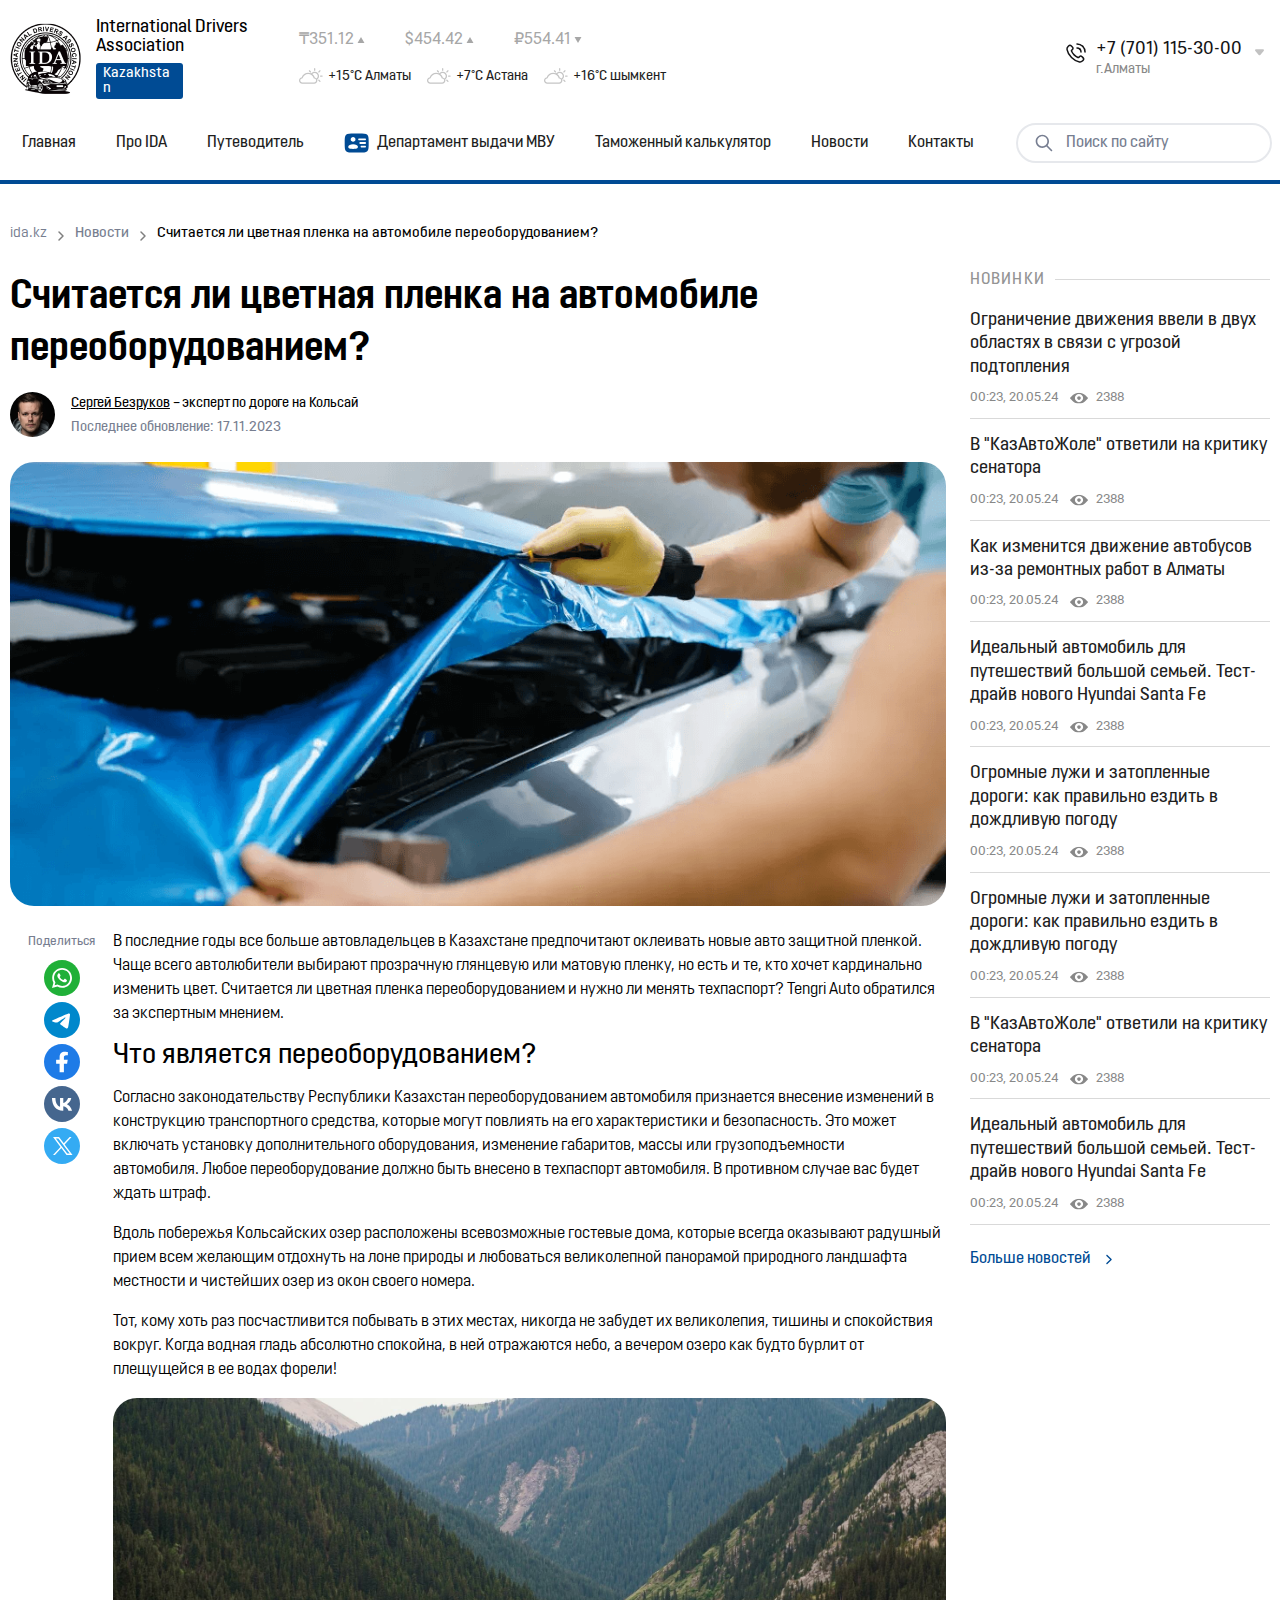
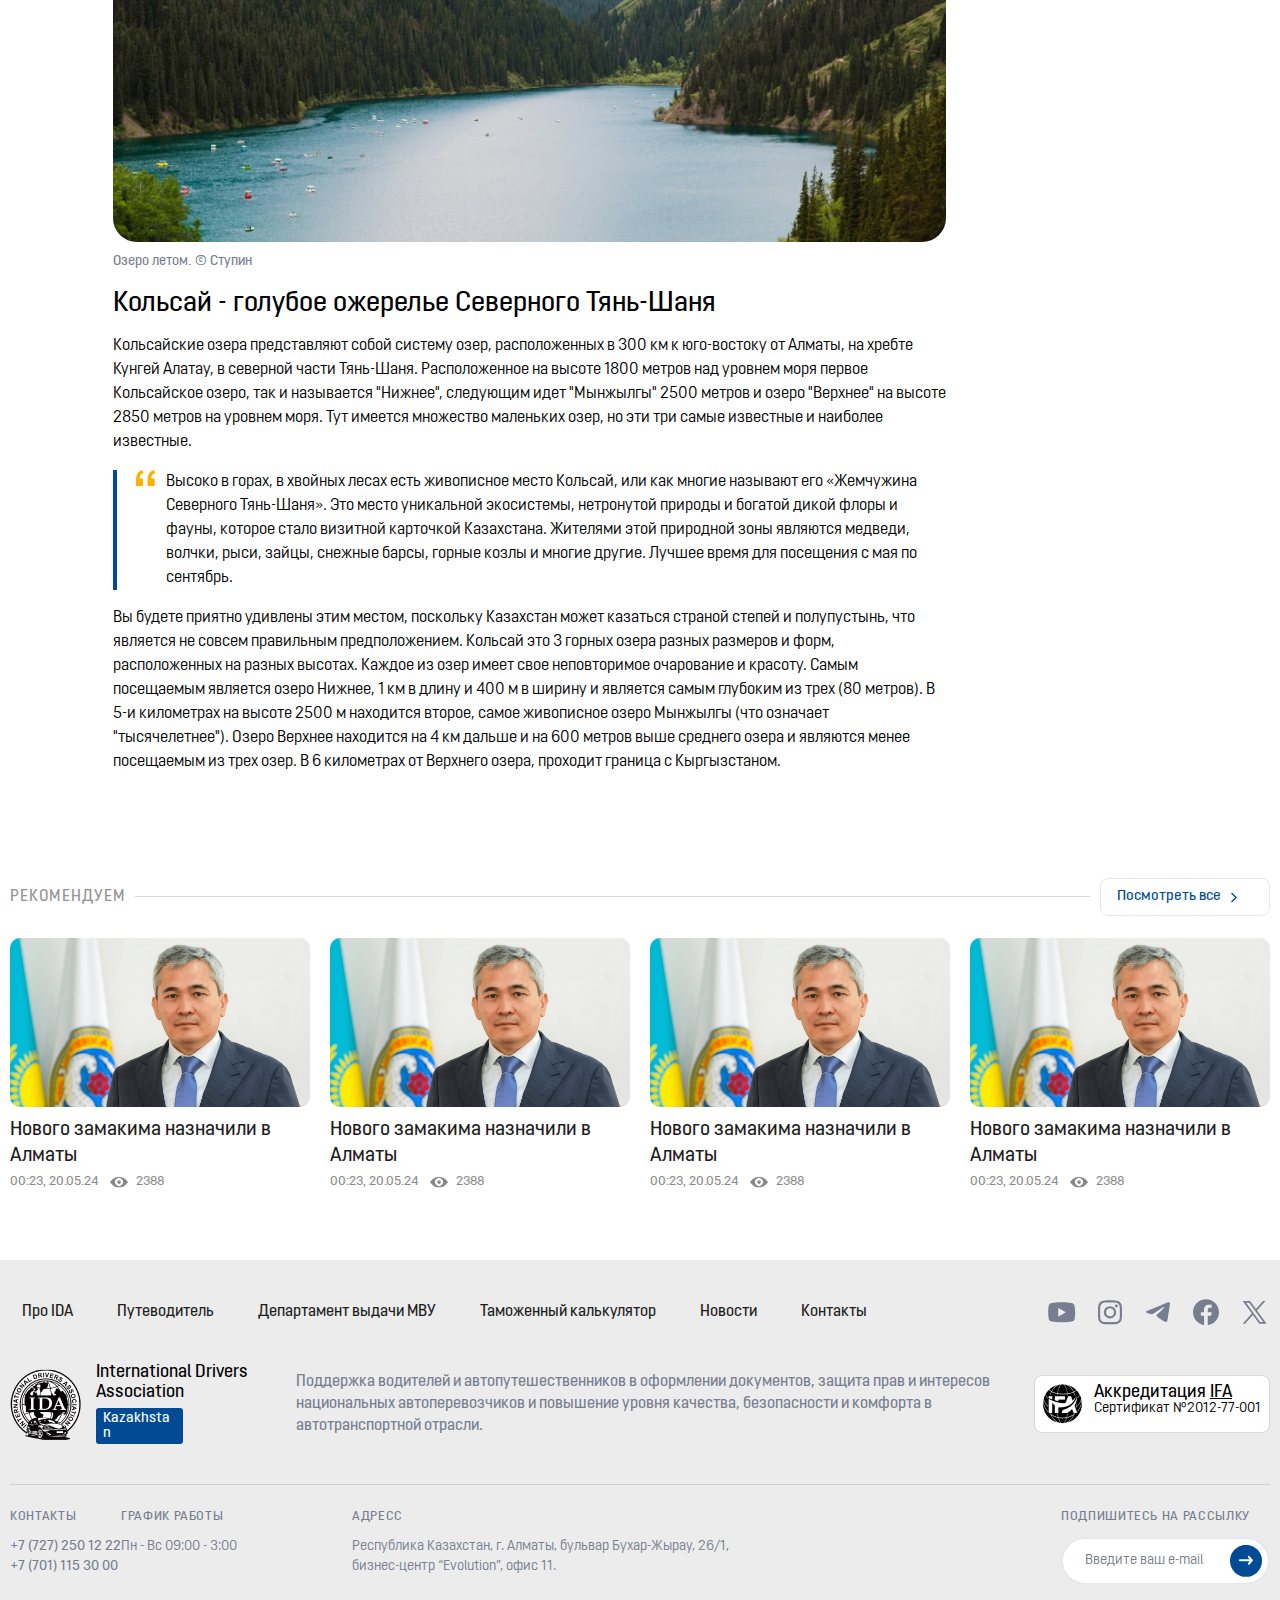
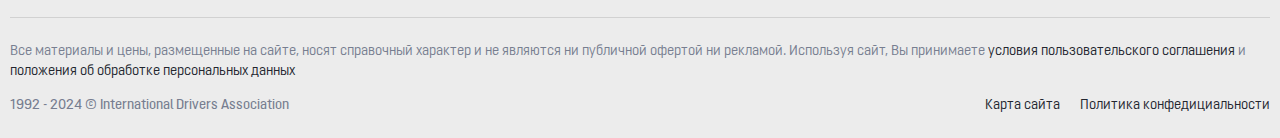
<file: news-page.html>
<!DOCTYPE html>
<html lang="en">
	<head>
		<meta charset="UTF-8" />
		<meta name="viewport" content="width=device-width, initial-scale=1.0" />
		<title>International Drivers Association</title>

		<link rel="preconnect" href="https://fonts.googleapis.com" />
		<link rel="preconnect" href="https://fonts.gstatic.com" crossorigin />
		<link
			href="https://fonts.googleapis.com/css2?family=Inter:wght@100..900&display=swap"
			rel="stylesheet"
		/>

		<link rel="stylesheet" href="css/reset.css" />
		<link rel="stylesheet" href="css/index.css" />
		<link rel="stylesheet" href="css/news-page.css" />
	</head>
	<body>
		<header class="header">
			<div class="container">
				<div class="header-inner">
					<div class="header-inner-top">
						<a href="index.html" class="logo">
							<img class="logo-image" src="images/logo.png" alt="" />
							<div class="logo-content">
								<h4 class="logo-title">International Drivers Association</h4>
								<p class="logo-subtitle">Kazakhstan</p>
							</div>
						</a>

						<div class="general-info">
							<div class="currency-container">
								<span class="currency-text tenge-text">
									₸351.12
									<img
										src="images/drop-down-arrow-thin.svg"
										alt=""
										class="drop-down-thin-image"
									/>
								</span>
								<span class="currency-text dollar-text"
									>$454.42
									<img
										src="images/drop-down-arrow-thin.svg"
										alt=""
										class="drop-down-thin-image"
									/>
								</span>
								<span class="currency-text ruble-text"
									>₽554.41
									<img
										src="images/drop-down-arrow-thin.svg"
										alt=""
										class="drop-down-thin-image"
									/>
								</span>
							</div>
							<div class="weather-container">
								<span class="weather-text almati-text">
									<img
										src="images/weather-icon.svg"
										alt=""
										class="weather-image"
									/>
									+15°C Алматы
								</span>
								<span class="weather-text astana-text"
									><img
										src="images/weather-icon.svg"
										alt=""
										class="weather-image"
									/>+7°C Астана</span
								>
								<span class="weather-text shimkent-text"
									><img
										src="images/weather-icon.svg"
										alt=""
										class="weather-image"
									/>+16°C шымкент</span
								>
							</div>
						</div>

						<div class="additional-info">
							<img class="phone-image" src="images/phone-icon.svg" alt="" />
							<div class="additional-info-content">
								<span class="phone-text">+7 (701) 115-30-00</span>
								<span class="city-text">г.Алматы</span>
							</div>
							<button class="drop-down-btn">
								<img
									src="images/drop-down-arrow-bold.svg"
									alt=""
									class="drop-down-image"
								/>
							</button>
							<ul class="phone-drop-down-menu">
								<li class="phone-drop-down-menu-item">
									<img class="phone-image" src="images/phone-icon.svg" alt="" />
									<div class="additional-info-content">
										<span class="phone-text">+1 929 255 11 05</span>
										<span class="city-text">США</span>
									</div>
								</li>
								<li class="phone-drop-down-menu-item">
									<img class="phone-image" src="images/phone-icon.svg" alt="" />
									<div class="additional-info-content">
										<span class="phone-text">+41 22 886 01 22</span>
										<span class="city-text">Швейцария</span>
									</div>
								</li>
							</ul>
						</div>

						<button class="search-btn-mobile-top">
							<img
								src="images/search-icon-mobile.svg"
								alt=""
								class="search-image-mobile"
							/>
						</button>

						<div class="hamburger-menu">
							<input id="menu-toggle" type="checkbox" />
							<label class="menu-btn" for="menu-toggle">
								<span></span>
							</label>
							<nav class="menu">
								<ul class="menu-list">
									<li class="menu-list-item">
										<a href="index.html" class="menu-list-item-link">Главная</a>
									</li>
									<li class="menu-list-item">
										<a href="contacts.html" class="menu-list-item-link"
											>Про IDA</a
										>
									</li>
									<li class="menu-list-item">
										<a href="guide.html" class="menu-list-item-link"
											>Путеводитель</a
										>
									</li>
									<li class="menu-list-item">
										<a href="" class="menu-list-item-link"
											>Департамент выдачи МВУ</a
										>
									</li>
									<li class="menu-list-item">
										<a href="calculator.html" class="menu-list-item-link"
											>Таможенный калькулятор</a
										>
									</li>
									<li class="menu-list-item">
										<a href="news.html" class="menu-list-item-link">Новости</a>
									</li>
									<li class="menu-list-item">
										<a href="contacts.html" class="menu-list-item-link"
											>Контакты</a
										>
									</li>
								</ul>
							</nav>
						</div>

						<div class="search-line">
							<input
								class="search-line-input"
								type="text"
								placeholder="Поиск по сайту"
							/>
							<a href="search-result.html" class="search-btn-mobile-btn">
								<img
									src="images/search-icon.svg"
									alt=""
									class="search-btn-mobile"
								/>
							</a>
						</div>
					</div>

					<div class="header-inner-bottom">
						<nav class="menu">
							<ul class="menu-list">
								<li class="menu-list-item">
									<a href="index.html" class="menu-list-item-link">Главная</a>
								</li>
								<li class="menu-list-item">
									<a href="contacts.html" class="menu-list-item-link"
										>Про IDA</a
									>
								</li>
								<li class="menu-list-item">
									<a href="guide.html" class="menu-list-item-link"
										>Путеводитель</a
									>
								</li>
								<li class="menu-list-item">
									<a href="" class="menu-list-item-link">
										<img class="card-image" src="images/card-icon.svg" alt="" />
										Департамент выдачи МВУ
									</a>
								</li>
								<li class="menu-list-item">
									<a href="calculator.html" class="menu-list-item-link"
										>Таможенный калькулятор</a
									>
								</li>
								<li class="menu-list-item">
									<a href="news.html" class="menu-list-item-link">Новости</a>
								</li>
								<li class="menu-list-item">
									<a href="contacts.html" class="menu-list-item-link"
										>Контакты</a
									>
								</li>
							</ul>
						</nav>

						<div class="search-block">
							<button class="search-btn-mobile">
								<img
									class="search-image"
									src="images/search-icon-mobile.svg"
									alt=""
								/>
							</button>
							<a href="search-result.html" class="search-btn">
								<img class="search-image" src="images/search-icon.svg" alt="" />
							</a>
							<input
								type="text"
								class="search-input"
								placeholder="Поиск по сайту"
							/>
						</div>
					</div>
				</div>
			</div>
		</header>

		<main class="main">
			<div class="container">
				<div class="bread-crumb">
					<a href="index.html" class="first-page">ida.kz</a>
					<span class="divider">
						<img src="images/devide-arrow-gray-icon.svg" alt="" />
					</span>
					<a href="guide.html" class="previous-page">Новости</a>
					<span class="divider">
						<img src="images/devide-arrow-gray-icon.svg" alt="" />
					</span>
					<span class="current-page"
						>Считается ли цветная пленка на автомобиле переоборудованием?</span
					>
				</div>
			</div>

			<section class="news-section">
				<div class="container">
					<div class="news-section-inner">
						<h1 class="news-top-title">
							Считается ли цветная пленка на автомобиле переоборудованием?
						</h1>

						<div class="author-inforamtion-block">
							<img class="author-image" src="images/author-image.png" alt="" />
							<div class="author-inforamtion-text">
								<span class="author-name">
									<a href="author.html" class="author-link">Сергей Безруков</a>
									– эксперт по дороге на Кольсай
								</span>
								<span class="last-update-text">
									Последнее обновление: 17.11.2023
								</span>
							</div>
						</div>

						<img
							class="news-top-image"
							src="images/news-page-image.png"
							alt=""
						/>

						<div class="news-section-content">
							<aside class="share-social-links-container">
								<h4 class="share-social-links-title">Поделиться</h4>
								<a href="#" class="social-link">
									<img
										src="images/whatsapp-color-icon.svg"
										alt=""
										class="share-social-icon"
									/>
								</a>
								<a href="#" class="social-link">
									<img
										src="images/telegram-color-icon.svg"
										alt=""
										class="share-social-icon"
									/>
								</a>
								<a href="#" class="social-link">
									<img
										src="images/facebook-color-icon.svg"
										alt=""
										class="share-social-icon"
									/>
								</a>
								<a href="#" class="social-link">
									<img
										src="images/vk-color-icon.svg"
										alt=""
										class="share-social-icon"
									/>
								</a>
								<a href="#" class="social-link">
									<img
										src="images/x-color-icon.svg"
										alt=""
										class="share-social-icon"
									/>
								</a>
							</aside>

							<div class="news-description-section-content">
								<p class="news-text">
									В последние годы все больше автовладельцев в Казахстане
									предпочитают оклеивать новые авто защитной пленкой. Чаще всего
									автолюбители выбирают прозрачную глянцевую или матовую пленку,
									но есть и те, кто хочет кардинально изменить цвет. Считается
									ли цветная пленка переоборудованием и нужно ли менять
									техпаспорт? Tengri Auto обратился за экспертным мнением.
								</p>
								<h2 class="news-title">Что является переоборудованием?</h2>
								<p class="news-text">
									Согласно законодательству Республики Казахстан
									переоборудованием автомобиля признается внесение изменений в
									конструкцию транспортного средства, которые могут повлиять на
									его характеристики и безопасность. Это может включать
									установку дополнительного оборудования, изменение габаритов,
									массы или грузоподъемности автомобиля. Любое переоборудование
									должно быть внесено в техпаспорт автомобиля. В противном
									случае вас будет ждать штраф.
								</p>
								<p class="news-text">
									Вдоль побережья Кольсайских озер расположены всевозможные
									гостевые дома, которые всегда оказывают радушный прием всем
									желающим отдохнуть на лоне природы и любоваться великолепной
									панорамой природного ландшафта местности и чистейших озер из
									окон своего номера.
								</p>
								<p class="news-text">
									Тот, кому хоть раз посчастливится побывать в этих местах,
									никогда не забудет их великолепия, тишины и спокойствия
									вокруг. Когда водная гладь абсолютно спокойна, в ней
									отражаются небо, а вечером озеро как будто бурлит от
									плещущейся в ее водах форели!
								</p>
								<img
									src="images/route-info-image.jpg"
									alt=""
									class="news-image"
								/>
								<span class="news-image-description"
									>Озеро летом.&nbsp;© Ступин</span
								>

								<h2 class="news-title">
									Кольсай - голубое ожерелье Северного Тянь-Шаня
								</h2>
								<p class="news-text">
									Кольсайские озера представляют собой систему озер,
									расположенных в 300 км к юго-востоку от Алматы, на хребте
									Кунгей Алатау, в северной части Тянь-Шаня. Расположенное на
									высоте 1800 метров над уровнем моря первое Кольсайское озеро,
									так и называется "Нижнее", следующим идет "Мынжылгы" 2500
									метров и озеро "Верхнее" на высоте 2850 метров на уровнем
									моря. Тут имеется множество маленьких озер, но эти три самые
									известные и наиболее известные.
								</p>
								<blockquote class="blockquote-text">
									<img
										class="quotes-image"
										src="images/quotes-icon.svg"
										alt=""
									/>
									<p class="news-text">
										Высоко в горах, в хвойных лесах есть живописное место
										Кольсай, или как многие называют его «Жемчужина Северного
										Тянь-Шаня». Это место уникальной экосистемы, нетронутой
										природы и богатой дикой флоры и фауны, которое стало
										визитной карточкой Казахстана. Жителями этой природной зоны
										являются медведи, волчки, рыси, зайцы, снежные барсы, горные
										козлы и многие другие. Лучшее время для посещения с мая по
										сентябрь.
									</p>
								</blockquote>
								<p class="news-text">
									Вы будете приятно удивлены этим местом, поскольку Казахстан
									может казаться страной степей и полупустынь, что является не
									совсем правильным предположением. Кольсай это 3 горных озера
									разных размеров и форм, расположенных на разных высотах.
									Каждое из озер имеет свое неповторимое очарование и красоту.
									Самым посещаемым является озеро Нижнее, 1 км в длину и 400 м в
									ширину и является самым глубоким из трех (80 метров). В 5-и
									километрах на высоте 2500 м находится второе, самое живописное
									озеро Мынжылгы (что означает "тысячелетнее"). Озеро Верхнее
									находится на 4 км дальше и на 600 метров выше среднего озера и
									являются менее посещаемым из трех озер. В 6 километрах от
									Верхнего озера, проходит граница с Кыргызстаном.
								</p>
							</div>
						</div>
					</div>

					<aside class="news-sidebar">
						<h2 class="section-title">Новинки</h2>

						<div class="news-sidebar-inner">
							<div class="news-sidebar-block">
								<a href="news-page.html" class="news-sidebar-link">
									<h4 class="news-sidebar-title">
										Ограничение движения ввели в двух областях в связи с угрозой
										подтопления
									</h4>
								</a>
								<div class="publish-info-block">
									<span class="publish-info-date">00:23, 20.05.24</span>
									<span class="publish-info-views">2388</span>
								</div>
								<button class="see-more-news">
									<img src="images/more-arrow.svg" alt="" />
								</button>
							</div>

							<div class="news-sidebar-block">
								<a href="news-page.html" class="news-sidebar-link">
									<h4 class="news-sidebar-title">
										В "КазАвтоЖоле" ответили на критику сенатора
									</h4></a
								>
								<div class="publish-info-block">
									<span class="publish-info-date">00:23, 20.05.24</span>
									<span class="publish-info-views">2388</span>
								</div>
							</div>

							<div class="news-sidebar-block">
								<a href="news-page.html" class="news-sidebar-link"
									><h4 class="news-sidebar-title">
										Как изменится движение автобусов из-за ремонтных работ в
										Алматы
									</h4></a
								>
								<div class="publish-info-block">
									<span class="publish-info-date">00:23, 20.05.24</span>
									<span class="publish-info-views">2388</span>
								</div>
							</div>

							<div class="news-sidebar-block">
								<a href="news-page.html" class="news-sidebar-link"
									><h4 class="news-sidebar-title">
										Идеальный автомобиль для путешествий большой семьей.
										Тест-драйв нового Hyundai Santa Fe
									</h4></a
								>
								<div class="publish-info-block">
									<span class="publish-info-date">00:23, 20.05.24</span>
									<span class="publish-info-views">2388</span>
								</div>
							</div>

							<div class="news-sidebar-block">
								<a href="news-page.html" class="news-sidebar-link"
									><h4 class="news-sidebar-title">
										Огромные лужи и затопленные дороги: как правильно ездить в
										дождливую погоду
									</h4></a
								>
								<div class="publish-info-block">
									<span class="publish-info-date">00:23, 20.05.24</span>
									<span class="publish-info-views">2388</span>
								</div>
							</div>

							<div class="news-sidebar-block">
								<a href="news-page.html" class="news-sidebar-link"
									><h4 class="news-sidebar-title">
										Огромные лужи и затопленные дороги: как правильно ездить в
										дождливую погоду
									</h4></a
								>
								<div class="publish-info-block">
									<span class="publish-info-date">00:23, 20.05.24</span>
									<span class="publish-info-views">2388</span>
								</div>
							</div>

							<div class="news-sidebar-block">
								<a href="news-page.html" class="news-sidebar-link"
									><h4 class="news-sidebar-title">
										В "КазАвтоЖоле" ответили на критику сенатора
									</h4></a
								>
								<div class="publish-info-block">
									<span class="publish-info-date">00:23, 20.05.24</span>
									<span class="publish-info-views">2388</span>
								</div>
							</div>

							<div class="news-sidebar-block">
								<a href="news-page.html" class="news-sidebar-link"
									><h4 class="news-sidebar-title">
										Идеальный автомобиль для путешествий большой семьей.
										Тест-драйв нового Hyundai Santa Fe
									</h4></a
								>
								<div class="publish-info-block">
									<span class="publish-info-date">00:23, 20.05.24</span>
									<span class="publish-info-views">2388</span>
								</div>
							</div>
						</div>

						<a href="news.html" class="more-info-btn">Больше новостей</a>
					</aside>
				</div>
			</section>

			<section class="recomendations-section">
				<div class="container">
					<div class="recomendations-section-inner">
						<div class="news-section-inner opened">
							<div class="routes-title-container">
								<h2 class="section-title">Рекомендуем</h2>
								<a href="news.html" class="see-all-routes">Посмотреть все</a>
							</div>

							<div class="news-row">
								<div class="news-block">
									<img
										src="images/additional-new2.png"
										alt=""
										class="news-image"
									/>
									<a href="news-page.html" class="news-link"
										><h3 class="news-title">
											Нового замакима назначили в Алматы
										</h3></a
									>
									<div class="publish-info-block">
										<span class="publish-info-date">00:23, 20.05.24</span>
										<span class="publish-info-views">2388</span>
									</div>
								</div>

								<div class="news-block">
									<img
										src="images/additional-new2.png"
										alt=""
										class="news-image"
									/>
									<a href="news-page.html" class="news-link"
										><h3 class="news-title">
											Нового замакима назначили в Алматы
										</h3></a
									>
									<div class="publish-info-block">
										<span class="publish-info-date">00:23, 20.05.24</span>
										<span class="publish-info-views">2388</span>
									</div>
								</div>

								<div class="news-block">
									<img
										src="images/additional-new2.png"
										alt=""
										class="news-image"
									/>
									<a href="news-page.html" class="news-link"
										><h3 class="news-title">
											Нового замакима назначили в Алматы
										</h3></a
									>
									<div class="publish-info-block">
										<span class="publish-info-date">00:23, 20.05.24</span>
										<span class="publish-info-views">2388</span>
									</div>
								</div>

								<div class="news-block">
									<img
										src="images/additional-new2.png"
										alt=""
										class="news-image"
									/>
									<a href="news-page.html" class="news-link"
										><h3 class="news-title">
											Нового замакима назначили в Алматы
										</h3></a
									>
									<div class="publish-info-block">
										<span class="publish-info-date">00:23, 20.05.24</span>
										<span class="publish-info-views">2388</span>
									</div>
								</div>
							</div>
						</div>
					</div>
				</div>
			</section>
		</main>

		<footer class="footer">
			<div class="container">
				<div class="footer-inner">
					<div class="footer-inner-top">
						<div class="user-navigate-container">
							<nav class="menu">
								<ul class="menu-list">
									<li class="menu-list-item">
										<a href="contacts.html" class="menu-list-item-link"
											>Про IDA</a
										>
									</li>
									<li class="menu-list-item">
										<a href="guide.html" class="menu-list-item-link"
											>Путеводитель</a
										>
									</li>
									<li class="menu-list-item">
										<a href="" class="menu-list-item-link"
											>Департамент выдачи МВУ</a
										>
									</li>
									<li class="menu-list-item">
										<a href="calculator.html" class="menu-list-item-link"
											>Таможенный калькулятор</a
										>
									</li>
									<li class="menu-list-item">
										<a href="news.html" class="menu-list-item-link">Новости</a>
									</li>
									<li class="menu-list-item">
										<a href="contacts.html" class="menu-list-item-link"
											>Контакты</a
										>
									</li>
								</ul>
							</nav>

							<div class="social-links-container">
								<a href="#" class="social-link"
									><img
										src="images/youtube-icon.svg"
										alt=""
										class="social-image" /></a
								><a href="#" class="social-link"
									><img
										src="images/instagram-icon.svg"
										alt=""
										class="social-image" /></a
								><a href="#" class="social-link"
									><img
										src="images/telegram-icon.svg"
										alt=""
										class="social-image" /></a
								><a href="#" class="social-link"
									><img
										src="images/facebook-icon.svg"
										alt=""
										class="social-image" /></a
								><a href="#" class="social-link"
									><img src="images/x-icon.svg" alt="" class="social-image"
								/></a>
							</div>
						</div>

						<div class="company-info-container">
							<div class="logo">
								<img class="logo-image" src="images/logo.png" alt="" />
								<div class="logo-content">
									<h4 class="logo-title">International Drivers Association</h4>
									<p class="logo-subtitle">Kazakhstan</p>
								</div>
							</div>

							<p class="company-info-text">
								Поддержка водителей и автопутешественников в оформлении
								документов, защита прав и интересов национальных
								автоперевозчиков и повышение уровня качества, безопасности и
								комфорта в автотранспортной отрасли.
							</p>

							<div class="accreditation-block">
								<img
									class="accreditation-image"
									src="images/IFA-Logo.jpg"
									alt=""
								/>

								<div class="accreditation-content">
									<h3 class="accreditation-title">
										Аккредитация <span class="underline">IFA</span>
									</h3>
									<p class="accreditation-text">Сертификат №2012-77-001</p>
								</div>
							</div>
						</div>
					</div>

					<div class="footer-inner-middle">
						<div class="contacts-container footer-container">
							<h4 class="footer-container-title">Контакты</h4>
							<span class="phone-number-text footer-info-text"
								>+7 (727) 250 12 22</span
							>
							<br />
							<span class="phone-number-text footer-info-text"
								>+7 (701) 115 30 00</span
							>
						</div>

						<div class="working-time-container footer-container">
							<h4 class="footer-container-title">График работы</h4>
							<span class="working-time-text footer-info-text"
								>Пн - Вс 09:00 - 3:00</span
							>
						</div>

						<div class="address-container footer-container">
							<h4 class="footer-container-title">Адресс</h4>
							<span class="address-text footer-info-text"
								>Республика Казахстан, г. Алматы, бульвар Бухар-Жырау, 26/1,
								бизнес-центр “Evolution”, офис 11.</span
							>
						</div>

						<div class="subscribe-container footer-container">
							<h4 class="footer-container-title">Подпишитесь на рассылку</h4>
							<div class="input-block">
								<input
									type="text"
									class="subscribe-input"
									placeholder="Введите ваш e-mail"
								/>
								<button class="subcribe-btn">
									<img
										src="images/subscribe-btn.svg"
										alt=""
										class="subscribe-image"
									/>
								</button>
							</div>
						</div>
					</div>

					<div class="footer-inner-bottom">
						<p class="footer-info-text">
							Все материалы и цены, размещенные на сайте, носят справочный
							характер и не являются ни публичной офертой ни рекламой. Используя
							сайт, Вы принимаете
							<span class="black">условия пользовательского соглашения</span> и
							<span class="black"
								>положения об обработке персональных данных</span
							>
						</p>

						<div class="footer-inner-bottom-content">
							<span class="company-footer-info-text"
								>1992 - 2024 © International Drivers Association</span
							>
							<a href="#" class="footer-link">Карта сайта</a>
							<a href="#" class="footer-link">Политика конфедициальности</a>
						</div>
					</div>
				</div>
			</div>
		</footer>

		<script src="js/index.js"></script>
		<script src="js/app.js"></script>
	</body>
</html>
</file>
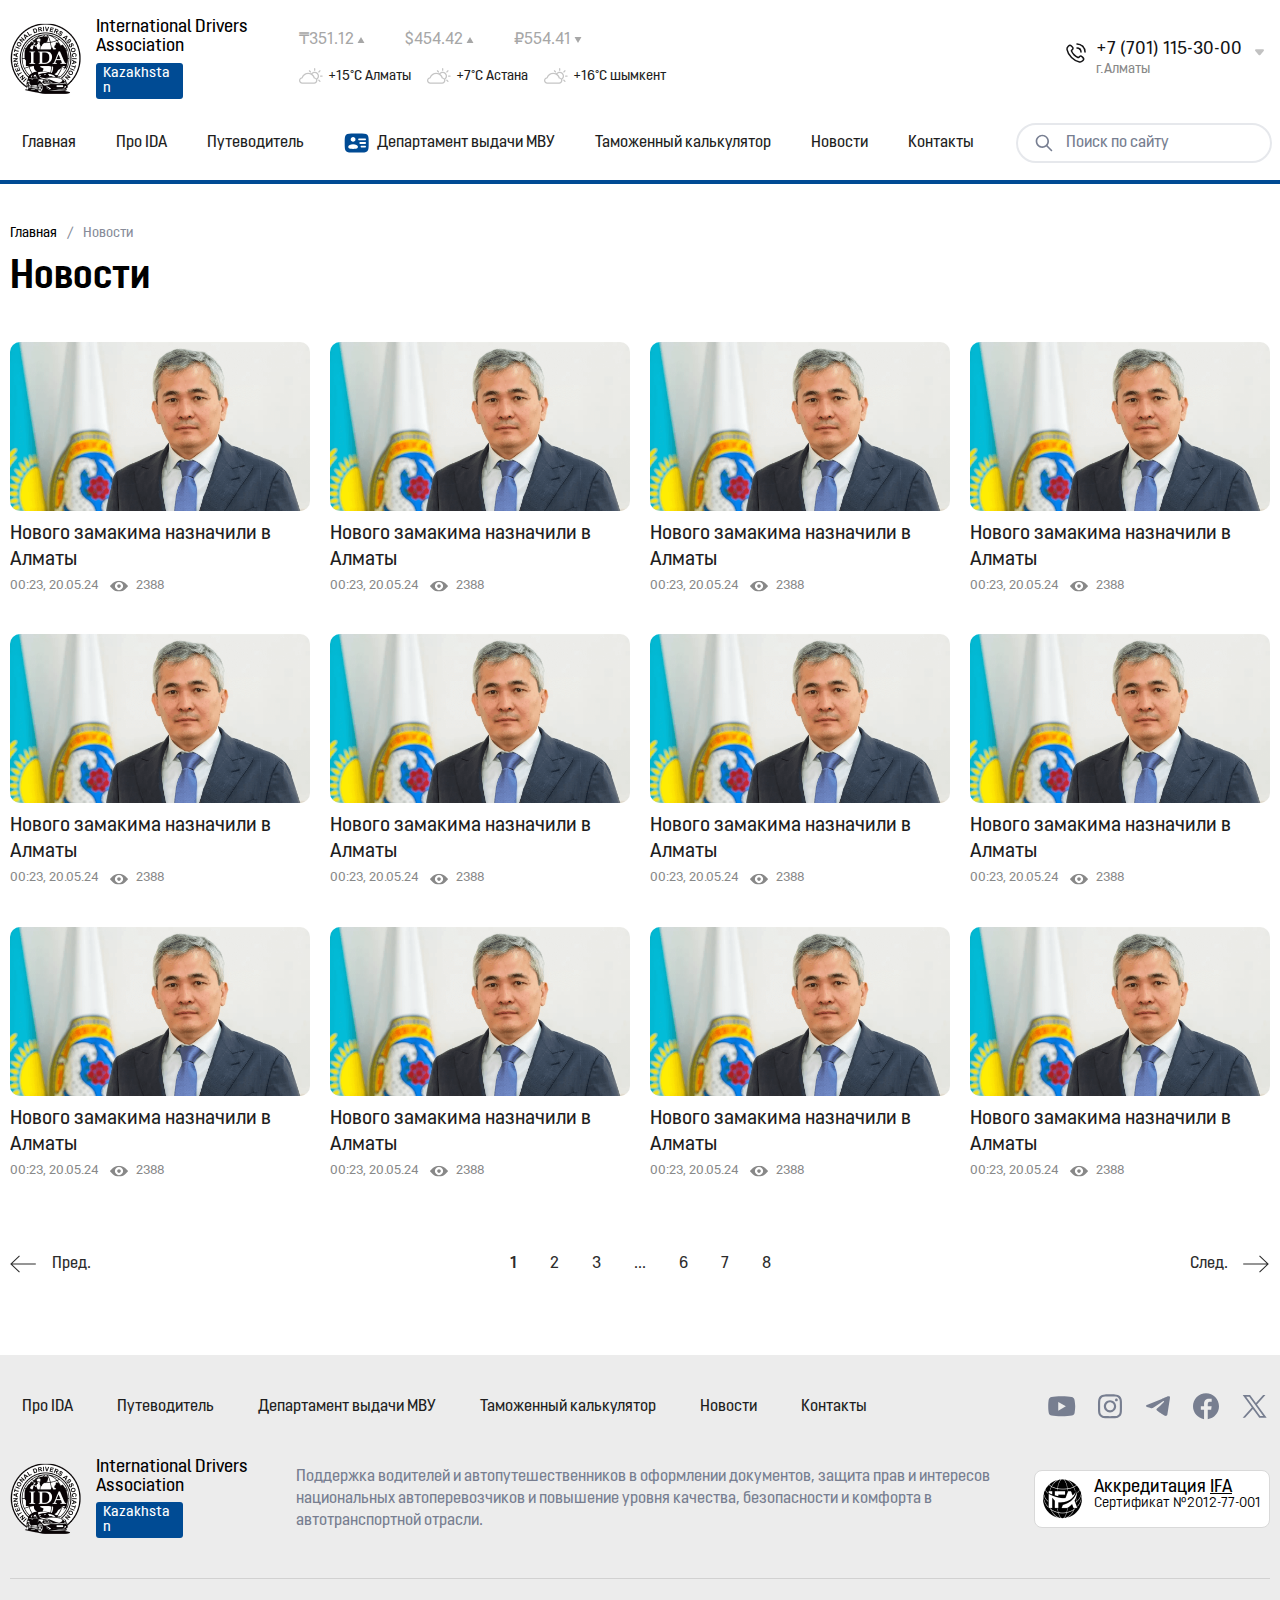
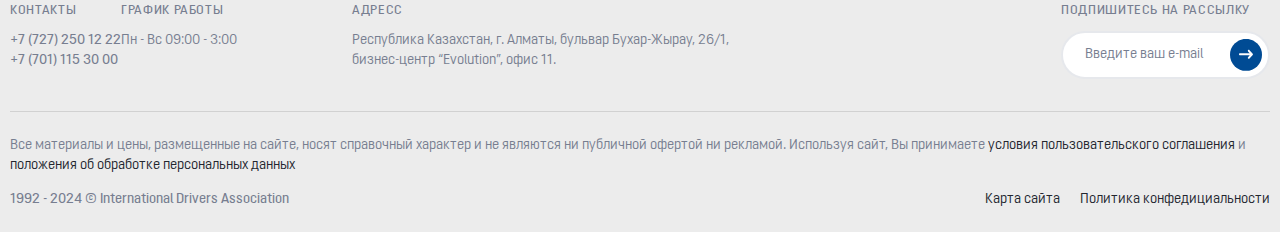
<file: news.html>
<!DOCTYPE html>
<html lang="en">
	<head>
		<meta charset="UTF-8" />
		<meta name="viewport" content="width=device-width, initial-scale=1.0" />
		<title>International Drivers Association</title>

		<link rel="preconnect" href="https://fonts.googleapis.com" />
		<link rel="preconnect" href="https://fonts.gstatic.com" crossorigin />
		<link
			href="https://fonts.googleapis.com/css2?family=Inter:wght@100..900&display=swap"
			rel="stylesheet"
		/>

		<link rel="stylesheet" href="css/reset.css" />
		<link rel="stylesheet" href="css/index.css" />
		<link rel="stylesheet" href="css/news.css" />
	</head>
	<body>
		<header class="header">
			<div class="container">
				<div class="header-inner">
					<div class="header-inner-top">
						<a href="index.html" class="logo">
							<img class="logo-image" src="images/logo.png" alt="" />
							<div class="logo-content">
								<h4 class="logo-title">International Drivers Association</h4>
								<p class="logo-subtitle">Kazakhstan</p>
							</div>
						</a>

						<div class="general-info">
							<div class="currency-container">
								<span class="currency-text tenge-text">
									₸351.12
									<img
										src="images/drop-down-arrow-thin.svg"
										alt=""
										class="drop-down-thin-image"
									/>
								</span>
								<span class="currency-text dollar-text"
									>$454.42
									<img
										src="images/drop-down-arrow-thin.svg"
										alt=""
										class="drop-down-thin-image"
									/>
								</span>
								<span class="currency-text ruble-text"
									>₽554.41
									<img
										src="images/drop-down-arrow-thin.svg"
										alt=""
										class="drop-down-thin-image"
									/>
								</span>
							</div>
							<div class="weather-container">
								<span class="weather-text almati-text">
									<img
										src="images/weather-icon.svg"
										alt=""
										class="weather-image"
									/>
									+15°C Алматы
								</span>
								<span class="weather-text astana-text"
									><img
										src="images/weather-icon.svg"
										alt=""
										class="weather-image"
									/>+7°C Астана</span
								>
								<span class="weather-text shimkent-text"
									><img
										src="images/weather-icon.svg"
										alt=""
										class="weather-image"
									/>+16°C шымкент</span
								>
							</div>
						</div>

						<div class="additional-info">
							<img class="phone-image" src="images/phone-icon.svg" alt="" />
							<div class="additional-info-content">
								<span class="phone-text">+7 (701) 115-30-00</span>
								<span class="city-text">г.Алматы</span>
							</div>
							<button class="drop-down-btn">
								<img
									src="images/drop-down-arrow-bold.svg"
									alt=""
									class="drop-down-image"
								/>
							</button>
							<ul class="phone-drop-down-menu">
								<li class="phone-drop-down-menu-item">
									<img class="phone-image" src="images/phone-icon.svg" alt="" />
									<div class="additional-info-content">
										<span class="phone-text">+1 929 255 11 05</span>
										<span class="city-text">США</span>
									</div>
								</li>
								<li class="phone-drop-down-menu-item">
									<img class="phone-image" src="images/phone-icon.svg" alt="" />
									<div class="additional-info-content">
										<span class="phone-text">+41 22 886 01 22</span>
										<span class="city-text">Швейцария</span>
									</div>
								</li>
							</ul>
						</div>

						<button class="search-btn-mobile-top">
							<img
								src="images/search-icon-mobile.svg"
								alt=""
								class="search-image-mobile"
							/>
						</button>

						<div class="hamburger-menu">
							<input id="menu-toggle" type="checkbox" />
							<label class="menu-btn" for="menu-toggle">
								<span></span>
							</label>
							<nav class="menu">
								<ul class="menu-list">
									<li class="menu-list-item">
										<a href="index.html" class="menu-list-item-link">Главная</a>
									</li>
									<li class="menu-list-item">
										<a href="contacts.html" class="menu-list-item-link"
											>Про IDA</a
										>
									</li>
									<li class="menu-list-item">
										<a href="guide.html" class="menu-list-item-link"
											>Путеводитель</a
										>
									</li>
									<li class="menu-list-item">
										<a href="" class="menu-list-item-link"
											>Департамент выдачи МВУ</a
										>
									</li>
									<li class="menu-list-item">
										<a href="calculator.html" class="menu-list-item-link"
											>Таможенный калькулятор</a
										>
									</li>
									<li class="menu-list-item">
										<a href="news.html" class="menu-list-item-link">Новости</a>
									</li>
									<li class="menu-list-item">
										<a href="contacts.html" class="menu-list-item-link"
											>Контакты</a
										>
									</li>
								</ul>
							</nav>
						</div>

						<div class="search-line">
							<input
								class="search-line-input"
								type="text"
								placeholder="Поиск по сайту"
							/>
							<a href="search-result.html" class="search-btn-mobile-btn">
								<img
									src="images/search-icon.svg"
									alt=""
									class="search-btn-mobile"
								/>
							</a>
						</div>
					</div>

					<div class="header-inner-bottom">
						<nav class="menu">
							<ul class="menu-list">
								<li class="menu-list-item">
									<a href="index.html" class="menu-list-item-link">Главная</a>
								</li>
								<li class="menu-list-item">
									<a href="contacts.html" class="menu-list-item-link"
										>Про IDA</a
									>
								</li>
								<li class="menu-list-item">
									<a href="guide.html" class="menu-list-item-link"
										>Путеводитель</a
									>
								</li>
								<li class="menu-list-item">
									<a href="" class="menu-list-item-link">
										<img class="card-image" src="images/card-icon.svg" alt="" />
										Департамент выдачи МВУ
									</a>
								</li>
								<li class="menu-list-item">
									<a href="calculator.html" class="menu-list-item-link"
										>Таможенный калькулятор</a
									>
								</li>
								<li class="menu-list-item">
									<a href="news.html" class="menu-list-item-link">Новости</a>
								</li>
								<li class="menu-list-item">
									<a href="contacts.html" class="menu-list-item-link"
										>Контакты</a
									>
								</li>
							</ul>
						</nav>

						<div class="search-block">
							<button class="search-btn-mobile">
								<img
									class="search-image"
									src="images/search-icon-mobile.svg"
									alt=""
								/>
							</button>
							<a href="search-result.html" class="search-btn">
								<img class="search-image" src="images/search-icon.svg" alt="" />
							</a>
							<input
								type="text"
								class="search-input"
								placeholder="Поиск по сайту"
							/>
						</div>
					</div>
				</div>
			</div>
		</header>

		<main class="main">
			<div class="container">
				<div class="bread-crumb">
					<a href="index.html" class="previous-page">Главная</a>
					<span class="divider">/</span>
					<span class="current-page">Новости</span>
				</div>
				<h1 class="news-section-title">Новости</h1>
			</div>

			<section class="news-section">
				<div class="container">
					<div class="news-section-inner">
						<div class="news-row">
							<div class="news-block">
								<img
									src="images/additional-new2.png"
									alt=""
									class="news-image"
								/>
								<a href="news-page.html" class="news-link">
									<h3 class="news-title">Нового замакима назначили в Алматы</h3>
								</a>
								<div class="publish-info-block">
									<span class="publish-info-date">00:23, 20.05.24</span>
									<span class="publish-info-views">2388</span>
								</div>
							</div>

							<div class="news-block">
								<img
									src="images/additional-new2.png"
									alt=""
									class="news-image"
								/>
								<a href="news-page.html" class="news-link">
									<h3 class="news-title">Нового замакима назначили в Алматы</h3>
								</a>
								<div class="publish-info-block">
									<span class="publish-info-date">00:23, 20.05.24</span>
									<span class="publish-info-views">2388</span>
								</div>
							</div>

							<div class="news-block">
								<img
									src="images/additional-new2.png"
									alt=""
									class="news-image"
								/>
								<a href="news-page.html" class="news-link">
									<h3 class="news-title">Нового замакима назначили в Алматы</h3>
								</a>
								<div class="publish-info-block">
									<span class="publish-info-date">00:23, 20.05.24</span>
									<span class="publish-info-views">2388</span>
								</div>
							</div>

							<div class="news-block">
								<img
									src="images/additional-new2.png"
									alt=""
									class="news-image"
								/>
								<a href="news-page.html" class="news-link">
									<h3 class="news-title">Нового замакима назначили в Алматы</h3>
								</a>
								<div class="publish-info-block">
									<span class="publish-info-date">00:23, 20.05.24</span>
									<span class="publish-info-views">2388</span>
								</div>
							</div>
						</div>

						<div class="news-row">
							<div class="news-block">
								<img
									src="images/additional-new2.png"
									alt=""
									class="news-image"
								/>
								<a href="news-page.html" class="news-link">
									<h3 class="news-title">Нового замакима назначили в Алматы</h3>
								</a>
								<div class="publish-info-block">
									<span class="publish-info-date">00:23, 20.05.24</span>
									<span class="publish-info-views">2388</span>
								</div>
							</div>

							<div class="news-block">
								<img
									src="images/additional-new2.png"
									alt=""
									class="news-image"
								/>
								<a href="news-page.html" class="news-link">
									<h3 class="news-title">Нового замакима назначили в Алматы</h3>
								</a>
								<div class="publish-info-block">
									<span class="publish-info-date">00:23, 20.05.24</span>
									<span class="publish-info-views">2388</span>
								</div>
							</div>

							<div class="news-block">
								<img
									src="images/additional-new2.png"
									alt=""
									class="news-image"
								/>
								<a href="news-page.html" class="news-link">
									<h3 class="news-title">Нового замакима назначили в Алматы</h3>
								</a>
								<div class="publish-info-block">
									<span class="publish-info-date">00:23, 20.05.24</span>
									<span class="publish-info-views">2388</span>
								</div>
							</div>

							<div class="news-block">
								<img
									src="images/additional-new2.png"
									alt=""
									class="news-image"
								/>
								<a href="news-page.html" class="news-link">
									<h3 class="news-title">Нового замакима назначили в Алматы</h3>
								</a>
								<div class="publish-info-block">
									<span class="publish-info-date">00:23, 20.05.24</span>
									<span class="publish-info-views">2388</span>
								</div>
							</div>
						</div>

						<div class="news-row">
							<div class="news-block">
								<img
									src="images/additional-new2.png"
									alt=""
									class="news-image"
								/>
								<a href="news-page.html" class="news-link">
									<h3 class="news-title">Нового замакима назначили в Алматы</h3>
								</a>
								<div class="publish-info-block">
									<span class="publish-info-date">00:23, 20.05.24</span>
									<span class="publish-info-views">2388</span>
								</div>
							</div>

							<div class="news-block">
								<img
									src="images/additional-new2.png"
									alt=""
									class="news-image"
								/>
								<a href="news-page.html" class="news-link">
									<h3 class="news-title">Нового замакима назначили в Алматы</h3>
								</a>
								<div class="publish-info-block">
									<span class="publish-info-date">00:23, 20.05.24</span>
									<span class="publish-info-views">2388</span>
								</div>
							</div>

							<div class="news-block">
								<img
									src="images/additional-new2.png"
									alt=""
									class="news-image"
								/>
								<a href="news-page.html" class="news-link">
									<h3 class="news-title">Нового замакима назначили в Алматы</h3>
								</a>
								<div class="publish-info-block">
									<span class="publish-info-date">00:23, 20.05.24</span>
									<span class="publish-info-views">2388</span>
								</div>
							</div>

							<div class="news-block">
								<img
									src="images/additional-new2.png"
									alt=""
									class="news-image"
								/>
								<a href="news-page.html" class="news-link">
									<h3 class="news-title">Нового замакима назначили в Алматы</h3>
								</a>
								<div class="publish-info-block">
									<span class="publish-info-date">00:23, 20.05.24</span>
									<span class="publish-info-views">2388</span>
								</div>
							</div>
						</div>
					</div>
				</div>
			</section>

			<div class="container">
				<div class="pagination-container">
					<button class="previous-page-btn">Пред.</button>
					<div class="pages-counter-coontent">
						<button class="page active">1</button>
						<button class="page">2</button>
						<button class="page">3</button>
						<button class="page">...</button>
						<button class="page">6</button>
						<button class="page">7</button>
						<button class="page">8</button>
					</div>
					<button class="next-page-btn">След.</button>
				</div>
			</div>
		</main>

		<footer class="footer">
			<div class="container">
				<div class="footer-inner">
					<div class="footer-inner-top">
						<div class="user-navigate-container">
							<nav class="menu">
								<ul class="menu-list">
									<li class="menu-list-item">
										<a href="contacts.html" class="menu-list-item-link"
											>Про IDA</a
										>
									</li>
									<li class="menu-list-item">
										<a href="guide.html" class="menu-list-item-link"
											>Путеводитель</a
										>
									</li>
									<li class="menu-list-item">
										<a href="" class="menu-list-item-link"
											>Департамент выдачи МВУ</a
										>
									</li>
									<li class="menu-list-item">
										<a href="calculator.html" class="menu-list-item-link"
											>Таможенный калькулятор</a
										>
									</li>
									<li class="menu-list-item">
										<a href="news.html" class="menu-list-item-link">Новости</a>
									</li>
									<li class="menu-list-item">
										<a href="contacts.html" class="menu-list-item-link"
											>Контакты</a
										>
									</li>
								</ul>
							</nav>

							<div class="social-links-container">
								<a href="#" class="social-link"
									><img
										src="images/youtube-icon.svg"
										alt=""
										class="social-image" /></a
								><a href="#" class="social-link"
									><img
										src="images/instagram-icon.svg"
										alt=""
										class="social-image" /></a
								><a href="#" class="social-link"
									><img
										src="images/telegram-icon.svg"
										alt=""
										class="social-image" /></a
								><a href="#" class="social-link"
									><img
										src="images/facebook-icon.svg"
										alt=""
										class="social-image" /></a
								><a href="#" class="social-link"
									><img src="images/x-icon.svg" alt="" class="social-image"
								/></a>
							</div>
						</div>

						<div class="company-info-container">
							<div class="logo">
								<img class="logo-image" src="images/logo.png" alt="" />
								<div class="logo-content">
									<h4 class="logo-title">International Drivers Association</h4>
									<p class="logo-subtitle">Kazakhstan</p>
								</div>
							</div>

							<p class="company-info-text">
								Поддержка водителей и автопутешественников в оформлении
								документов, защита прав и интересов национальных
								автоперевозчиков и повышение уровня качества, безопасности и
								комфорта в автотранспортной отрасли.
							</p>

							<div class="accreditation-block">
								<img
									class="accreditation-image"
									src="images/IFA-Logo.jpg"
									alt=""
								/>

								<div class="accreditation-content">
									<h3 class="accreditation-title">
										Аккредитация <span class="underline">IFA</span>
									</h3>
									<p class="accreditation-text">Сертификат №2012-77-001</p>
								</div>
							</div>
						</div>
					</div>

					<div class="footer-inner-middle">
						<div class="contacts-container footer-container">
							<h4 class="footer-container-title">Контакты</h4>
							<span class="phone-number-text footer-info-text"
								>+7 (727) 250 12 22</span
							>
							<br />
							<span class="phone-number-text footer-info-text"
								>+7 (701) 115 30 00</span
							>
						</div>

						<div class="working-time-container footer-container">
							<h4 class="footer-container-title">График работы</h4>
							<span class="working-time-text footer-info-text"
								>Пн - Вс 09:00 - 3:00</span
							>
						</div>

						<div class="address-container footer-container">
							<h4 class="footer-container-title">Адресс</h4>
							<span class="address-text footer-info-text"
								>Республика Казахстан, г. Алматы, бульвар Бухар-Жырау, 26/1,
								бизнес-центр “Evolution”, офис 11.</span
							>
						</div>

						<div class="subscribe-container footer-container">
							<h4 class="footer-container-title">Подпишитесь на рассылку</h4>
							<div class="input-block">
								<input
									type="text"
									class="subscribe-input"
									placeholder="Введите ваш e-mail"
								/>
								<button class="subcribe-btn">
									<img
										src="images/subscribe-btn.svg"
										alt=""
										class="subscribe-image"
									/>
								</button>
							</div>
						</div>
					</div>

					<div class="footer-inner-bottom">
						<p class="footer-info-text">
							Все материалы и цены, размещенные на сайте, носят справочный
							характер и не являются ни публичной офертой ни рекламой. Используя
							сайт, Вы принимаете
							<span class="black">условия пользовательского соглашения</span> и
							<span class="black"
								>положения об обработке персональных данных</span
							>
						</p>

						<div class="footer-inner-bottom-content">
							<span class="company-footer-info-text"
								>1992 - 2024 © International Drivers Association</span
							>
							<a href="#" class="footer-link">Карта сайта</a>
							<a href="#" class="footer-link">Политика конфедициальности</a>
						</div>
					</div>
				</div>
			</div>
		</footer>

		<script src="js/app.js"></script>
	</body>
</html>
</file>
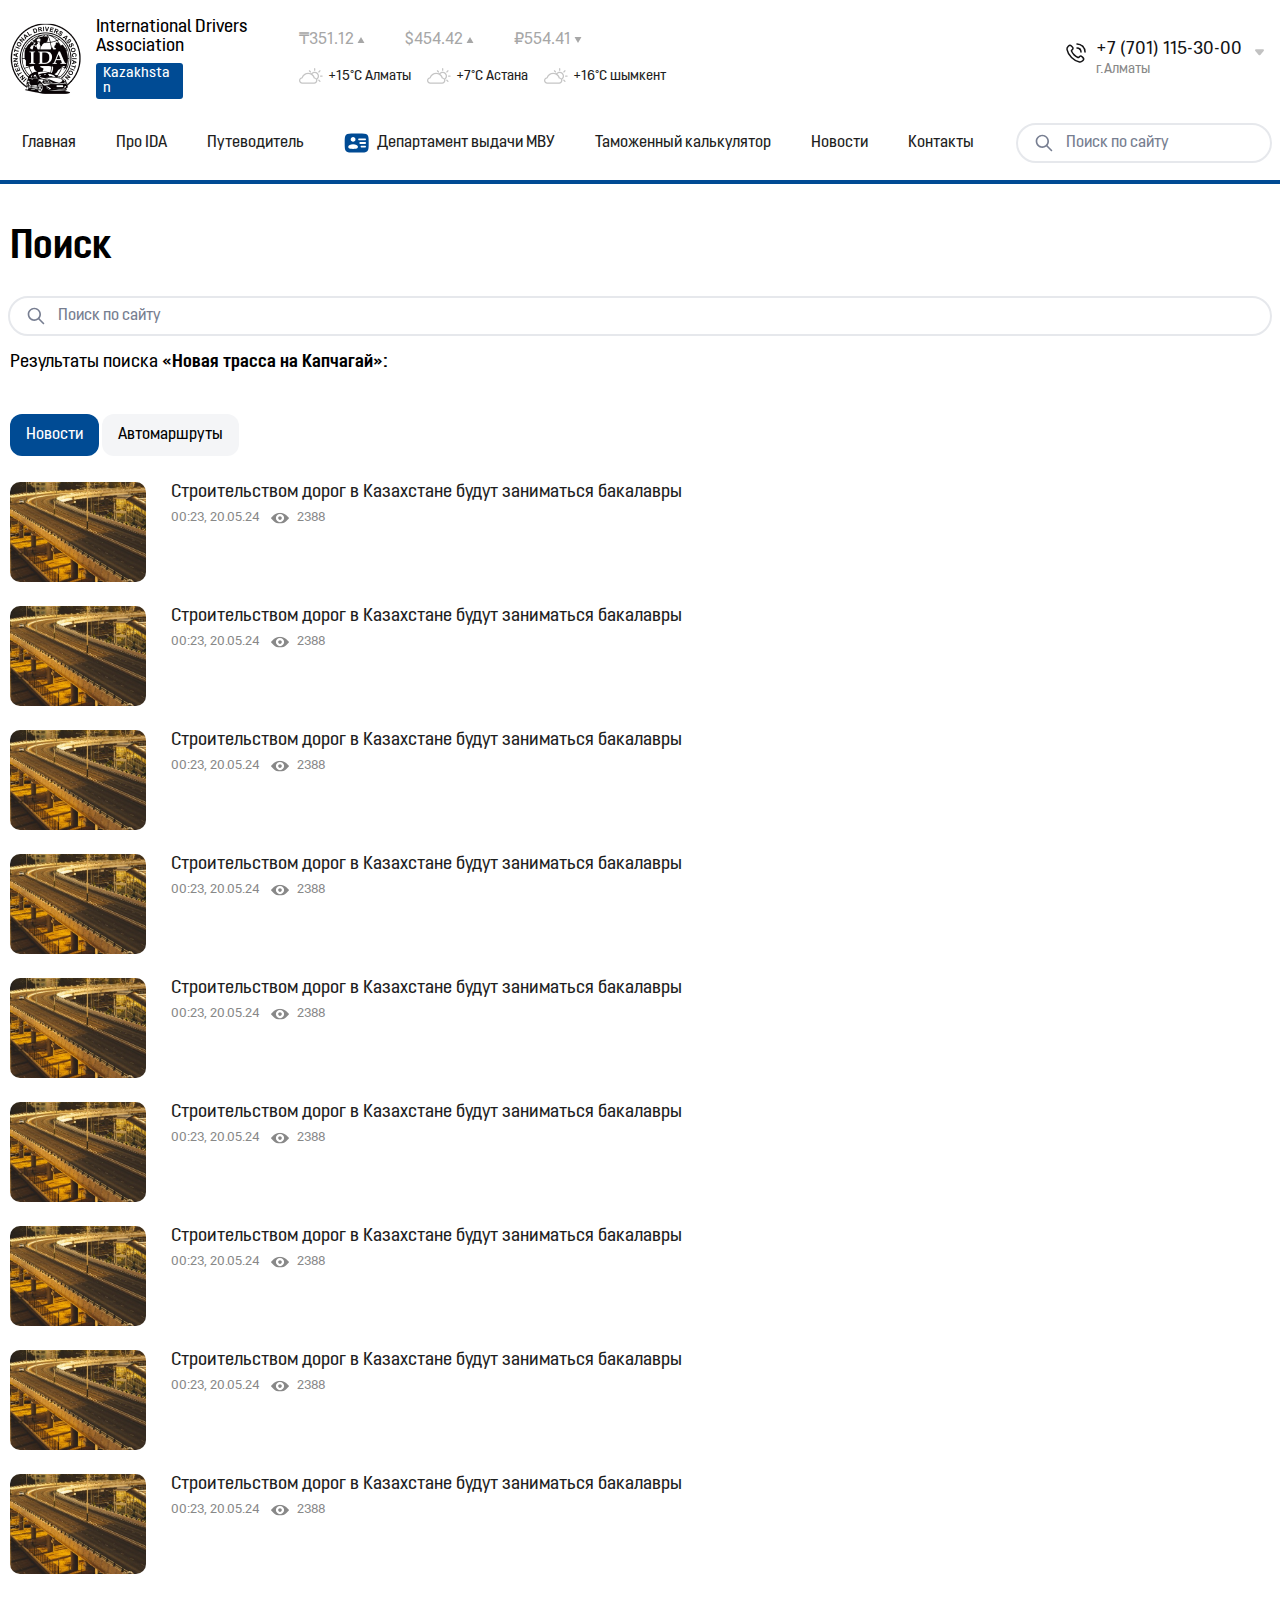
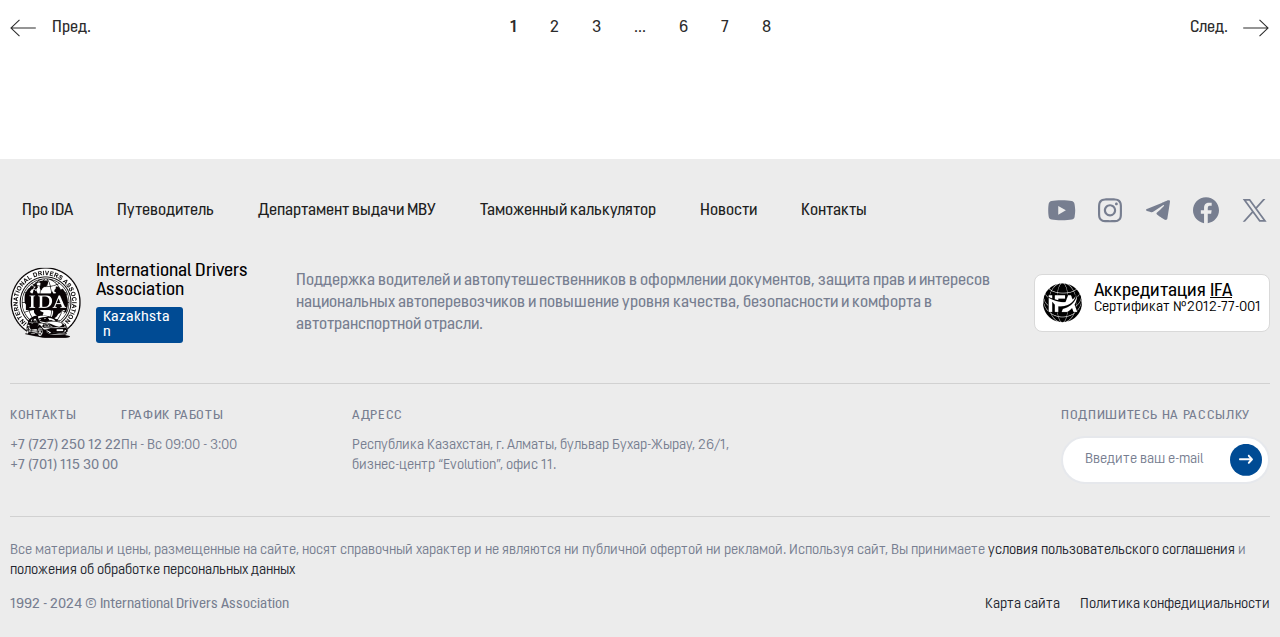
<file: search-result.html>
<!DOCTYPE html>
<html lang="en">
	<head>
		<meta charset="UTF-8" />
		<meta name="viewport" content="width=device-width, initial-scale=1.0" />
		<title>International Drivers Association</title>

		<link rel="preconnect" href="https://fonts.googleapis.com" />
		<link rel="preconnect" href="https://fonts.gstatic.com" crossorigin />
		<link
			href="https://fonts.googleapis.com/css2?family=Inter:wght@100..900&display=swap"
			rel="stylesheet"
		/>

		<link rel="stylesheet" href="css/reset.css" />
		<link rel="stylesheet" href="css/index.css" />
		<link rel="stylesheet" href="css/search-result.css" />
	</head>
	<body>
		<header class="header">
			<div class="container">
				<div class="header-inner">
					<div class="header-inner-top">
						<a href="index.html" class="logo">
							<img class="logo-image" src="images/logo.png" alt="" />
							<div class="logo-content">
								<h4 class="logo-title">International Drivers Association</h4>
								<p class="logo-subtitle">Kazakhstan</p>
							</div>
						</a>

						<div class="general-info">
							<div class="currency-container">
								<span class="currency-text tenge-text">
									₸351.12
									<img
										src="images/drop-down-arrow-thin.svg"
										alt=""
										class="drop-down-thin-image"
									/>
								</span>
								<span class="currency-text dollar-text"
									>$454.42
									<img
										src="images/drop-down-arrow-thin.svg"
										alt=""
										class="drop-down-thin-image"
									/>
								</span>
								<span class="currency-text ruble-text"
									>₽554.41
									<img
										src="images/drop-down-arrow-thin.svg"
										alt=""
										class="drop-down-thin-image"
									/>
								</span>
							</div>
							<div class="weather-container">
								<span class="weather-text almati-text">
									<img
										src="images/weather-icon.svg"
										alt=""
										class="weather-image"
									/>
									+15°C Алматы
								</span>
								<span class="weather-text astana-text"
									><img
										src="images/weather-icon.svg"
										alt=""
										class="weather-image"
									/>+7°C Астана</span
								>
								<span class="weather-text shimkent-text"
									><img
										src="images/weather-icon.svg"
										alt=""
										class="weather-image"
									/>+16°C шымкент</span
								>
							</div>
						</div>

						<div class="additional-info">
							<img class="phone-image" src="images/phone-icon.svg" alt="" />
							<div class="additional-info-content">
								<span class="phone-text">+7 (701) 115-30-00</span>
								<span class="city-text">г.Алматы</span>
							</div>
							<button class="drop-down-btn">
								<img
									src="images/drop-down-arrow-bold.svg"
									alt=""
									class="drop-down-image"
								/>
							</button>
							<ul class="phone-drop-down-menu">
								<li class="phone-drop-down-menu-item">
									<img class="phone-image" src="images/phone-icon.svg" alt="" />
									<div class="additional-info-content">
										<span class="phone-text">+1 929 255 11 05</span>
										<span class="city-text">США</span>
									</div>
								</li>
								<li class="phone-drop-down-menu-item">
									<img class="phone-image" src="images/phone-icon.svg" alt="" />
									<div class="additional-info-content">
										<span class="phone-text">+41 22 886 01 22</span>
										<span class="city-text">Швейцария</span>
									</div>
								</li>
							</ul>
						</div>

						<button class="search-btn-mobile-top">
							<img
								src="images/search-icon-mobile.svg"
								alt=""
								class="search-image-mobile"
							/>
						</button>

						<div class="hamburger-menu">
							<input id="menu-toggle" type="checkbox" />
							<label class="menu-btn" for="menu-toggle">
								<span></span>
							</label>
							<nav class="menu">
								<ul class="menu-list">
									<li class="menu-list-item">
										<a href="index.html" class="menu-list-item-link">Главная</a>
									</li>
									<li class="menu-list-item">
										<a href="contacts.html" class="menu-list-item-link"
											>Про IDA</a
										>
									</li>
									<li class="menu-list-item">
										<a href="guide.html" class="menu-list-item-link"
											>Путеводитель</a
										>
									</li>
									<li class="menu-list-item">
										<a href="" class="menu-list-item-link"
											>Департамент выдачи МВУ</a
										>
									</li>
									<li class="menu-list-item">
										<a href="calculator.html" class="menu-list-item-link"
											>Таможенный калькулятор</a
										>
									</li>
									<li class="menu-list-item">
										<a href="news.html" class="menu-list-item-link">Новости</a>
									</li>
									<li class="menu-list-item">
										<a href="contacts.html" class="menu-list-item-link"
											>Контакты</a
										>
									</li>
								</ul>
							</nav>
						</div>

						<div class="search-line">
							<input
								class="search-line-input"
								type="text"
								placeholder="Поиск по сайту"
							/>
							<a href="search-result.html" class="search-btn-mobile-btn">
								<img
									src="images/search-icon.svg"
									alt=""
									class="search-btn-mobile"
								/>
							</a>
						</div>
					</div>

					<div class="header-inner-bottom">
						<nav class="menu">
							<ul class="menu-list">
								<li class="menu-list-item">
									<a href="index.html" class="menu-list-item-link">Главная</a>
								</li>
								<li class="menu-list-item">
									<a href="contacts.html" class="menu-list-item-link"
										>Про IDA</a
									>
								</li>
								<li class="menu-list-item">
									<a href="guide.html" class="menu-list-item-link"
										>Путеводитель</a
									>
								</li>
								<li class="menu-list-item">
									<a href="" class="menu-list-item-link">
										<img class="card-image" src="images/card-icon.svg" alt="" />
										Департамент выдачи МВУ
									</a>
								</li>
								<li class="menu-list-item">
									<a href="calculator.html" class="menu-list-item-link"
										>Таможенный калькулятор</a
									>
								</li>
								<li class="menu-list-item">
									<a href="news.html" class="menu-list-item-link">Новости</a>
								</li>
								<li class="menu-list-item">
									<a href="contacts.html" class="menu-list-item-link"
										>Контакты</a
									>
								</li>
							</ul>
						</nav>

						<div class="search-block">
							<button class="search-btn-mobile">
								<img
									class="search-image"
									src="images/search-icon-mobile.svg"
									alt=""
								/>
							</button>
							<a href="search-result.html" class="search-btn">
								<img class="search-image" src="images/search-icon.svg" alt="" />
							</a>
							<input
								type="text"
								class="search-input"
								placeholder="Поиск по сайту"
							/>
						</div>
					</div>
				</div>
			</div>
		</header>

		<main class="main">
			<section class="search-result-section">
				<div class="container">
					<div class="search-result-section-inner">
						<h1 class="search-result-title">Поиск</h1>

						<div class="search-block">
							<a href="search-result.html" class="search-btn">
								<img
									class="search-line-image"
									src="images/search-icon.svg"
									alt=""
								/>
							</a>
							<input
								type="text"
								class="search-input"
								placeholder="Поиск по сайту"
							/>
						</div>

						<span class="undersearch-text">
							Результаты поиска
							<span class="bold">«Новая трасса на Капчагай»:</span>
						</span>

						<div class="filter-buttons-container">
							<button class="filter-btn news-btn">Новости</button>
							<button class="filter-btn routes-btn">Автомаршруты</button>
						</div>

						<div class="search-content">
							<div class="search-news-block">
								<img
									src="images/interesting-new1.jpg"
									alt=""
									class="search-news-image"
								/>
								<div class="search-news-block-content">
									<a href="news-page.html" class="search-news-link"
										><h4 class="search-news-title">
											Строительством дорог в Казахстане будут заниматься
											бакалавры
										</h4></a
									>
									<div class="publish-info-block">
										<span class="publish-info-date">00:23, 20.05.24</span>
										<span class="publish-info-views">2388</span>
									</div>
								</div>
							</div>

							<div class="search-news-block">
								<img
									src="images/interesting-new1.jpg"
									alt=""
									class="search-news-image"
								/>
								<div class="search-news-block-content">
									<a href="news-page.html" class="search-news-link"
										><h4 class="search-news-title">
											Строительством дорог в Казахстане будут заниматься
											бакалавры
										</h4></a
									>
									<div class="publish-info-block">
										<span class="publish-info-date">00:23, 20.05.24</span>
										<span class="publish-info-views">2388</span>
									</div>
								</div>
							</div>

							<div class="search-news-block">
								<img
									src="images/interesting-new1.jpg"
									alt=""
									class="search-news-image"
								/>
								<div class="search-news-block-content">
									<a href="news-page.html" class="search-news-link"
										><h4 class="search-news-title">
											Строительством дорог в Казахстане будут заниматься
											бакалавры
										</h4></a
									>
									<div class="publish-info-block">
										<span class="publish-info-date">00:23, 20.05.24</span>
										<span class="publish-info-views">2388</span>
									</div>
								</div>
							</div>

							<div class="search-news-block">
								<img
									src="images/interesting-new1.jpg"
									alt=""
									class="search-news-image"
								/>
								<div class="search-news-block-content">
									<a href="news-page.html" class="search-news-link"
										><h4 class="search-news-title">
											Строительством дорог в Казахстане будут заниматься
											бакалавры
										</h4></a
									>
									<div class="publish-info-block">
										<span class="publish-info-date">00:23, 20.05.24</span>
										<span class="publish-info-views">2388</span>
									</div>
								</div>
							</div>

							<div class="search-news-block">
								<img
									src="images/interesting-new1.jpg"
									alt=""
									class="search-news-image"
								/>
								<div class="search-news-block-content">
									<a href="news-page.html" class="search-news-link"
										><h4 class="search-news-title">
											Строительством дорог в Казахстане будут заниматься
											бакалавры
										</h4></a
									>
									<div class="publish-info-block">
										<span class="publish-info-date">00:23, 20.05.24</span>
										<span class="publish-info-views">2388</span>
									</div>
								</div>
							</div>

							<div class="search-news-block">
								<img
									src="images/interesting-new1.jpg"
									alt=""
									class="search-news-image"
								/>
								<div class="search-news-block-content">
									<a href="news-page.html" class="search-news-link"
										><h4 class="search-news-title">
											Строительством дорог в Казахстане будут заниматься
											бакалавры
										</h4></a
									>
									<div class="publish-info-block">
										<span class="publish-info-date">00:23, 20.05.24</span>
										<span class="publish-info-views">2388</span>
									</div>
								</div>
							</div>

							<div class="search-news-block">
								<img
									src="images/interesting-new1.jpg"
									alt=""
									class="search-news-image"
								/>
								<div class="search-news-block-content">
									<a href="news-page.html" class="search-news-link"
										><h4 class="search-news-title">
											Строительством дорог в Казахстане будут заниматься
											бакалавры
										</h4></a
									>
									<div class="publish-info-block">
										<span class="publish-info-date">00:23, 20.05.24</span>
										<span class="publish-info-views">2388</span>
									</div>
								</div>
							</div>

							<div class="search-news-block">
								<img
									src="images/interesting-new1.jpg"
									alt=""
									class="search-news-image"
								/>
								<div class="search-news-block-content">
									<a href="news-page.html" class="search-news-link"
										><h4 class="search-news-title">
											Строительством дорог в Казахстане будут заниматься
											бакалавры
										</h4></a
									>
									<div class="publish-info-block">
										<span class="publish-info-date">00:23, 20.05.24</span>
										<span class="publish-info-views">2388</span>
									</div>
								</div>
							</div>

							<div class="search-news-block">
								<img
									src="images/interesting-new1.jpg"
									alt=""
									class="search-news-image"
								/>
								<div class="search-news-block-content">
									<a href="news-page.html" class="search-news-link"
										><h4 class="search-news-title">
											Строительством дорог в Казахстане будут заниматься
											бакалавры
										</h4></a
									>
									<div class="publish-info-block">
										<span class="publish-info-date">00:23, 20.05.24</span>
										<span class="publish-info-views">2388</span>
									</div>
								</div>
							</div>
						</div>
					</div>
				</div>
			</section>

			<div class="container">
				<div class="pagination-container">
					<button class="previous-page-btn">Пред.</button>
					<div class="pages-counter-coontent">
						<button class="page active">1</button>
						<button class="page">2</button>
						<button class="page">3</button>
						<button class="page">...</button>
						<button class="page">6</button>
						<button class="page">7</button>
						<button class="page">8</button>
					</div>
					<button class="next-page-btn">След.</button>
				</div>
			</div>
		</main>

		<footer class="footer">
			<div class="container">
				<div class="footer-inner">
					<div class="footer-inner-top">
						<div class="user-navigate-container">
							<nav class="menu">
								<ul class="menu-list">
									<li class="menu-list-item">
										<a href="contacts.html" class="menu-list-item-link"
											>Про IDA</a
										>
									</li>
									<li class="menu-list-item">
										<a href="guide.html" class="menu-list-item-link"
											>Путеводитель</a
										>
									</li>
									<li class="menu-list-item">
										<a href="" class="menu-list-item-link"
											>Департамент выдачи МВУ</a
										>
									</li>
									<li class="menu-list-item">
										<a href="calculator.html" class="menu-list-item-link"
											>Таможенный калькулятор</a
										>
									</li>
									<li class="menu-list-item">
										<a href="news.html" class="menu-list-item-link">Новости</a>
									</li>
									<li class="menu-list-item">
										<a href="contacts.html" class="menu-list-item-link"
											>Контакты</a
										>
									</li>
								</ul>
							</nav>

							<div class="social-links-container">
								<a href="#" class="social-link"
									><img
										src="images/youtube-icon.svg"
										alt=""
										class="social-image" /></a
								><a href="#" class="social-link"
									><img
										src="images/instagram-icon.svg"
										alt=""
										class="social-image" /></a
								><a href="#" class="social-link"
									><img
										src="images/telegram-icon.svg"
										alt=""
										class="social-image" /></a
								><a href="#" class="social-link"
									><img
										src="images/facebook-icon.svg"
										alt=""
										class="social-image" /></a
								><a href="#" class="social-link"
									><img src="images/x-icon.svg" alt="" class="social-image"
								/></a>
							</div>
						</div>

						<div class="company-info-container">
							<div class="logo">
								<img class="logo-image" src="images/logo.png" alt="" />
								<div class="logo-content">
									<h4 class="logo-title">International Drivers Association</h4>
									<p class="logo-subtitle">Kazakhstan</p>
								</div>
							</div>

							<p class="company-info-text">
								Поддержка водителей и автопутешественников в оформлении
								документов, защита прав и интересов национальных
								автоперевозчиков и повышение уровня качества, безопасности и
								комфорта в автотранспортной отрасли.
							</p>

							<div class="accreditation-block">
								<img
									class="accreditation-image"
									src="images/IFA-Logo.jpg"
									alt=""
								/>

								<div class="accreditation-content">
									<h3 class="accreditation-title">
										Аккредитация <span class="underline">IFA</span>
									</h3>
									<p class="accreditation-text">Сертификат №2012-77-001</p>
								</div>
							</div>
						</div>
					</div>

					<div class="footer-inner-middle">
						<div class="contacts-container footer-container">
							<h4 class="footer-container-title">Контакты</h4>
							<span class="phone-number-text footer-info-text"
								>+7 (727) 250 12 22</span
							>
							<br />
							<span class="phone-number-text footer-info-text"
								>+7 (701) 115 30 00</span
							>
						</div>

						<div class="working-time-container footer-container">
							<h4 class="footer-container-title">График работы</h4>
							<span class="working-time-text footer-info-text"
								>Пн - Вс 09:00 - 3:00</span
							>
						</div>

						<div class="address-container footer-container">
							<h4 class="footer-container-title">Адресс</h4>
							<span class="address-text footer-info-text"
								>Республика Казахстан, г. Алматы, бульвар Бухар-Жырау, 26/1,
								бизнес-центр “Evolution”, офис 11.</span
							>
						</div>

						<div class="subscribe-container footer-container">
							<h4 class="footer-container-title">Подпишитесь на рассылку</h4>
							<div class="input-block">
								<input
									type="text"
									class="subscribe-input"
									placeholder="Введите ваш e-mail"
								/>
								<button class="subcribe-btn">
									<img
										src="images/subscribe-btn.svg"
										alt=""
										class="subscribe-image"
									/>
								</button>
							</div>
						</div>
					</div>

					<div class="footer-inner-bottom">
						<p class="footer-info-text">
							Все материалы и цены, размещенные на сайте, носят справочный
							характер и не являются ни публичной офертой ни рекламой. Используя
							сайт, Вы принимаете
							<span class="black">условия пользовательского соглашения</span> и
							<span class="black"
								>положения об обработке персональных данных</span
							>
						</p>

						<div class="footer-inner-bottom-content">
							<span class="company-footer-info-text"
								>1992 - 2024 © International Drivers Association</span
							>
							<a href="#" class="footer-link">Карта сайта</a>
							<a href="#" class="footer-link">Политика конфедициальности</a>
						</div>
					</div>
				</div>
			</div>
		</footer>

		<script src="js/app.js"></script>
	</body>
</html>
</file>
<file: css/index.css>
@font-face {
	font-family: 'Opinion-Pro-Regular';
	src: url('../fonts/opinion-pro/Opinion\ Pro\ Regular.eot');
	src: url('../fonts/opinion-pro/Opinion\ Pro\ Regular.eot?#iefix')
			format('embedded-opentype'),
		url('../fonts/opinion-pro/Opinion\ Pro\ Regular.woff2') format('woff2'),
		url('../fonts/opinion-pro/Opinion\ Pro\ Regular.woff') format('woff'),
		url('../fonts/opinion-pro/Opinion\ Pro\ Regular.ttf') format('truetype');
}

@font-face {
	font-family: 'Opinion-Pro-Medium';
	src: url('../fonts/opinion-pro/Opinion\ Pro\ Medium.eot');
	src: url('../fonts/opinion-pro/Opinion\ Pro\ Medium.eot?#iefix')
			format('embedded-opentype'),
		url('../fonts/opinion-pro/Opinion\ Pro\ Medium.woff2') format('woff2'),
		url('../fonts/opinion-pro/Opinion\ Pro\ Medium.woff') format('woff'),
		url('../fonts/opinion-pro/Opinion\ Pro\ Medium.ttf') format('truetype');
}

@font-face {
	font-family: 'Opinion-Pro-Bold';
	src: url('../fonts/opinion-pro/Opinion\ Pro\ Bold.eot.eot');
	src: url('../fonts/opinion-pro/Opinion\ Pro\ Bold.eot?#iefix')
			format('embedded-opentype'),
		url('../fonts/opinion-pro/Opinion\ Pro\ Bold.woff2') format('woff2'),
		url('../fonts/opinion-pro/Opinion\ Pro\ Bold.woff') format('woff'),
		url('../fonts/opinion-pro/Opinion\ Pro\ Bold.ttf') format('truetype');
}

body {
	font-family: 'Opinion-Pro-Medium';
}

.container {
	max-width: 1280px;
	padding: 0 10px;
	margin: 0 auto;
}

/* Стлили header */
.header {
	padding: 19px 0 15px 0;
	border-bottom: 4px solid #004b94;
}

.header-inner-top {
	display: flex;
	justify-content: space-between;
	align-items: center;
	margin-bottom: 22px;
}

.logo {
	display: flex;
	align-items: center;
	gap: 14.63px;
	flex-basis: 238px;
	margin-right: 51px;
}

.logo-title {
	font-size: 18px;
	font-weight: 500;
	line-height: 19.37px;
	color: #000;
	margin-bottom: 5px;
}

.logo-subtitle {
	font-size: 15px;
	font-weight: 500;
	line-height: 15px;
	color: #fff;
	padding: 3px 7px;
	background-color: #004b94;
	max-width: 87px;
	border-radius: 3px;
}

.general-info {
	margin-right: auto;
}

.currency-container {
	display: flex;
	gap: 40px;
	margin-bottom: 20px;
}

.weather-container {
	display: flex;
	gap: 16px;
}

.currency-text {
	font-size: 16px;
	font-weight: 500;
	line-height: 16px;
	color: #a7a7a7;
	text-align: left;

	display: flex;
	gap: 3px;
	align-items: center;
}

.ruble-text img {
	transform: rotate(180deg);
}

.weather-text {
	font-size: 14px;
	font-weight: 500;
	line-height: 14px;
	color: #1e1e1e;
	text-align: left;

	display: flex;
	gap: 5px;
	align-items: center;
}

.additional-info {
	cursor: pointer;
	position: relative;
	display: flex;
	gap: 8px;
}

.additional-info-content {
	display: flex;
	flex-direction: column;
	gap: 4px;
}

.phone-image {
	height: fit-content;
}

.phone-text {
	font-size: 18px;
	font-weight: 500;
	line-height: 18px;
	color: #141416;
}

.city-text {
	font-size: 14px;
	font-weight: 500;
	line-height: 14px;
	color: #888888;
}

.drop-down-btn {
	cursor: pointer;
	height: fit-content;
}

ul.phone-drop-down-menu {
	position: absolute;
	left: 0;
	top: 40px;
	background-color: #fff;
	box-shadow: 0px 5px 5px rgba(0, 0, 0, 0.2);
	width: 100%;
	z-index: 20;
	padding: 16px 12px;
	border-bottom-left-radius: 12px;
	border-bottom-right-radius: 12px;

	opacity: 0;
	visibility: hidden;
}

ul.phone-drop-down-menu.opened {
	opacity: 1;
	visibility: visible;
}

.drop-down-image {
	transition: all 0.3s;
}

.additional-info.opened .drop-down-image {
	transform: rotate(180deg);
}

.phone-drop-down-menu-item {
	display: flex;
	gap: 8px;
}

.header-inner-bottom {
	display: flex;
	gap: 32px;
	align-items: center;
}

.menu-list {
	display: flex;
	align-items: center;
	gap: 16px;
}

.menu-list-item-link {
	font-size: 16px;
	font-weight: 500;
	line-height: 16px;
	color: #1e1e1e;
	padding: 12px;
	border-radius: 8px;
	transition: all 0.2s;

	display: flex;
	align-items: center;
	gap: 8px;
}

.menu-list-item-link:hover {
	color: #004b94;
	background-color: #f1f1f1;
}

.search-block {
	position: relative;
	display: flex;
	align-items: center;
	flex: 1;
}

.search-input {
	padding: 10px 15px 10px 48px;
	font-size: 16px;
	font-weight: 500;
	line-height: 16px;
	color: #1e1e1e;

	outline: 2px solid #e6e8ec;
	border: none;
	border-radius: 100px;
	width: 100%;
}

.search-input::placeholder {
	color: #777e90;
}

.search-input:active {
	outline: 2px solid #e6e8ec;
	border: none;
}

.search-image {
	position: absolute;
	top: 50%;
	left: 16px;
	transform: translateY(-50%);
}

/* search (mobile) */
.search-btn-mobile {
	display: none;
}
.search-btn-mobile-top {
	display: none;
	margin-left: auto;
	margin-right: 10px;
}
.search-line {
	display: none;
}

/* hamburger menu (mobile) */
.hamburger-menu {
	display: none;
	position: relative;
	width: 20px;
}

#menu-toggle {
	opacity: 0;
}

.menu-btn {
	display: flex;
	align-items: center;
	position: absolute;
	top: 0;
	left: 0;
	width: 20px;
	height: 20px;
	cursor: pointer;
	transition: all 0.3s ease;
	margin-top: -1px;
}

.menu-btn > span,
.menu-btn > span::before,
.menu-btn > span::after {
	display: block;
	position: absolute;
	width: 20px;
	height: 2.6px;
	background-color: #004b94;
	border-radius: 5px;
	transition: all 0.3s ease;
}
.menu-btn > span::before {
	content: '';
	top: -6px;
	transition: all 0.3s ease;
	width: 20px;
}
.menu-btn > span::after {
	content: '';
	top: 6px;
	transition: all 0.3s;
	width: 20px;
}

.hamburger-menu .menu {
	display: block;
	position: fixed;
	visibility: hidden;
	top: 0;
	right: -100%;
	width: 375px;
	height: 100%;
	padding-top: 50px;
	margin-top: 109px;
	z-index: 100;
	background-color: #fff;
	transition: all 0.3s;
	max-height: 100%;
	box-shadow: -5px 0px 20px rgba(0, 0, 0, 0.3);
}

.hamburger-menu .menu-list {
	position: absolute;
	display: flex;
	gap: 40px;
	flex-direction: column;
	align-items: start;
	justify-content: start;
	margin-left: 50px;
	height: 90%;
	max-height: 100%;
}

.hamburger-menu .menu-list-item-link:hover {
	color: #004b94;
	background-color: transparent;
}

#menu-toggle:checked ~ .menu-btn > span {
	transform: rotate(45deg);
	width: 22px;
}
#menu-toggle:checked ~ .menu-btn > span::before {
	top: 0;
	transform: rotate(0);
	opacity: 0;
}
#menu-toggle:checked ~ .menu-btn > span::after {
	top: 0;
	transform: rotate(90deg);
	width: 22px;
}
#menu-toggle:checked ~ .menu {
	visibility: visible;
	right: 0;
}
.search-line {
	position: absolute;
	top: -100%;
	left: 0;
	opacity: 0;
	z-index: 0;

	width: 100%;
	display: flex;
	gap: 10px;
	align-items: center;
	padding: 10px 10px;
	background-color: #fff;
	box-shadow: 0px 5px 10px rgba(0, 0, 0, 0.2);

	transition: all 0.3s;
}
.search-line.opened {
	top: 167px;
	opacity: 1;
}
.search-line input {
	font-size: 16px;
	font-weight: 500;
	line-height: 16px;
	outline: none;
	border: none;
	border-bottom: 1px solid #777e90;
	width: 100%;
	padding: 5px 0px;
	margin-left: 10px;
}

/* Стлили main-top */
.top-main-section {
	margin-bottom: 50px;
}

.top-main-section-inner {
	display: flex;
	gap: 20px;
	margin-top: 40px;
	margin-bottom: 32px;
}

.see-more-news {
	display: none;
}

.news-sidebar {
	max-width: 310px;
	flex: 1;
}

.section-title {
	font-size: 16px;
	font-weight: 500;
	line-height: 16px;
	letter-spacing: 1.12px;
	color: #949494;
	text-transform: uppercase;
	padding-bottom: 12px;
	margin-bottom: 10px;

	display: flex;
	align-items: center;
	gap: 10px;
}

.news-sidebar .section-title::after {
	content: '';
	background-color: #d9d9d9;
	width: 100%;
	height: 1px;
}

.news-sidebar-inner {
	display: flex;
	flex-direction: column;
	gap: 16px;
}

.news-sidebar-block {
	display: flex;
	flex-direction: column;
}

.news-sidebar-block::after {
	content: '';
	background-color: #d9d9d9;
	width: 100%;
	height: 1px;
}

.news-sidebar-title {
	font-size: 18px;
	font-weight: 500;
	line-height: 23.4px;
	color: #1e1e1e;
	margin-bottom: 10px;
}

.news-sidebar-title:hover {
	color: #004b94;
}

.publish-info-block {
	display: flex;
	gap: 12px;
}

.news-sidebar .publish-info-block {
	margin-bottom: 11px;
}

.publish-info-date {
	font-size: 13px;
	font-weight: 500;
	line-height: 16.9px;
	color: #888888;
}

.publish-info-views {
	font-size: 13px;
	font-weight: 500;
	line-height: 16.9px;
	color: #888888;

	display: flex;
	align-items: center;
	gap: 6px;
}

.publish-info-views::before {
	content: '';
	background-image: url(../images/eye-icon.svg);
	background-repeat: no-repeat;
	background-size: contain;
	width: 20px;
	height: 12px;
}

.more-info-btn {
	cursor: pointer;
	font-size: 16px;
	font-weight: 500;
	line-height: 16px;
	color: #004b94;

	display: flex;
	align-items: center;
	gap: 16px;
	margin-top: 26px;
}

.more-info-btn::after {
	content: '';
	background-image: url(../images/more-arrow.svg);
	background-repeat: no-repeat;
	background-size: contain;
	width: 6px;
	height: 12px;
	margin-bottom: -3px;
}

.top-main-content-container {
	display: flex;
	flex-direction: column;
	gap: 40px;
	flex: 3;
}

.main-today-news-content {
	display: flex;
	gap: 20px;
}

.main-today-news .section-title {
	gap: 16px;
	text-wrap: nowrap;
}

.main-today-news .section-title::before {
	content: '';
	background-color: #d9d9d9;
	width: 100%;
	height: 1px;
}

.main-today-news .section-title::after {
	content: '';
	background-color: #d9d9d9;
	width: 100%;
	height: 1px;
}

.top-main-content-container img {
	border-radius: 10px;
	object-fit: cover;
}

.main-new-image {
	min-height: 394px;
}

.main-new-title {
	font-size: 30px;
	font-weight: 500;
	line-height: 39px;
	color: #1e1e1e;
	margin: 10px 0;
}

.main-new-title:hover {
	color: #004b94;
}

.main-new-text {
	font-family: 'Opinion-Pro-Regular';
	font-size: 16px;
	font-weight: 400;
	line-height: 20.8px;
	color: #1e1e1e;
	margin-bottom: 10px;
}

.additional-news-block:not(:last-child) {
	margin-bottom: 24px;
}

.additional-new-title {
	font-size: 20px;
	font-weight: 500;
	line-height: 26px;
	color: #1e1e1e;
	margin-top: 10px;
	margin-bottom: 5px;
}

.additional-new-title:hover {
	color: #004b94;
}

.additional-new-image {
	max-width: 300px;
	min-height: 200px;
}

.interesting-news-container .section-title {
	margin-bottom: 20px;
	padding: 0;
}

.interesting-news-container .section-title::after {
	content: '';
	background-color: #d9d9d9;
	width: 100%;
	height: 1px;
}

.interesting-news-content {
	display: flex;
	gap: 24px;
}

.interesting-news-column {
	flex: 1;
	display: flex;
	flex-direction: column;
	gap: 24px;
}

.interesting-new-block {
	flex: 1;
	display: flex;
	gap: 24px;
}

.interesting-new-image {
	width: 100%;
	max-width: 136px;
	height: 100%;
	min-height: 101px;
	max-height: 101px;
	object-fit: cover;
}

.interesting-new-title {
	font-size: 18px;
	font-weight: 500;
	line-height: 23.4px;
	color: #1e1e1e;
	margin-bottom: 5px;
}

.interesting-new-title:hover {
	color: #004b94;
}

.see-more-btn {
	font-size: 14px;
	font-weight: 500;
	line-height: 18.2px;
	letter-spacing: 1.68px;
	color: #888888;
	text-transform: uppercase;

	display: flex;
	align-items: center;
	gap: 20px;
	width: 100%;
	text-wrap: nowrap;

	opacity: 1;
	transition: all 0.1s;
}
.see-more-btn.opened {
	opacity: 0;
}

.top-main-content-container .publish-info-date,
.top-main-content-container .publish-info-views {
	font-size: 14px;
	line-height: 18.2px;
}

.see-more-image {
	margin-left: 4px;
}

.see-more-btn::before {
	content: '';
	background-color: #d9d9d9;
	width: 100%;
	height: 1px;
}

.see-more-btn::after {
	content: '';
	background-color: #d9d9d9;
	width: 100%;
	height: 1px;
}

.see-more-btn:hover {
	color: #4b4b4b;
}

.news-section-inner {
	max-height: 0px;
	overflow: hidden;

	transition: all 0.3s;
}

.news-section-inner.opened {
	max-height: 100%;
	overflow: auto;
}

.news-row {
	display: flex;
	gap: 20px;
}

.news-row:not(:last-of-type) {
	margin-bottom: 40px;
}

.news-row div {
	flex: 1;
}

.news-image {
	border-radius: 10px;
	margin-bottom: 10px;
}

.news-title {
	font-size: 20px;
	font-weight: 500;
	line-height: 26px;
	color: #1e1e1e;
	margin-bottom: 5px;
}

.news-title:hover {
	color: #004b94;
}

.news-section-inner .section-title {
	margin: 0;
	padding: 0;
	width: 100%;
	margin-right: 10px;
}

.news-section-inner .section-title::after {
	content: '';
	width: 100%;
	height: 1px;
	background-color: #d9d9d9;
}

/* Стили ida секция */
.ida-info-section {
	background-image: url(../images/ida-bg.jpg);
	background-repeat: no-repeat;
	background-size: cover;
	padding: 50px 0;
}

.ida-section-inner {
	display: flex;
	gap: 25px;
}

.ida-section-content {
	max-width: 431px;
}

.ida-title {
	font-family: 'Opinion-Pro-Bold';
	font-size: 40px;
	font-weight: 700;
	line-height: 48px;
	margin-bottom: 12px;
	color: #fff;
}

.ida-text {
	font-family: 'Opinion-Pro-Regular';
	font-size: 16px;
	font-weight: 400;
	line-height: 27.2px;
	color: #fff;
	margin-bottom: 38px;
}

.ida-btn {
	cursor: pointer;
	font-family: 'Inter', sans-serif;
	font-weight: 500;
	font-size: 15px;
	line-height: 24px;
	padding: 12px 24px;
	color: #0a7bfd;
	background-color: #f2f6fa;
	border-radius: 16px;

	transition: all 0.3s;
}

.ida-btn:hover {
	color: #f2f6fa;
	background-color: #0a7bfd;
}

.video-container {
	position: relative;
	width: 100%;
	max-width: 800px;
}

.video-container-inner {
	width: 100%;
	max-width: 800px;
}

.video {
	border-radius: 20px;
	cursor: pointer;
	position: relative;
	width: 100%;
	min-height: 450px;
	max-height: 100%;
	height: 100%;
	background: url(../images/play-icon.svg) no-repeat center,
		url(../images/Video.jpg) no-repeat center;
}

.video iframe {
	position: relative;
	top: 0;
	right: 0;
	bottom: 0;
	left: 0;
	width: 100%;
	height: 455px;
}

.video-text {
	position: absolute;
	font-family: 'Opinion-Pro-Bold';
	font-weight: 700;
	font-size: 29px;
	line-height: 29px;
	color: #fff;
	bottom: 40px;
	left: 20px;
}

/* Секция автомаршруты */
.routes-section {
	padding: 64px 0 70px 0;
}

.routes-title-container {
	display: flex;
	align-items: center;
	justify-content: space-between;
	margin-bottom: 22px;
}

.routes-section .section-title {
	text-wrap: nowrap;
	padding: 0;
	margin: 0;
	width: 100%;
}

.routes-section .section-title::after {
	content: '';
	background-color: #d9d9d9;
	width: 100%;
	height: 1px;
	margin-right: 16px;
}

.see-all-routes {
	text-wrap: nowrap;
	font-size: 15px;
	font-weight: 500;
	line-height: 24px;
	color: #004b94;
	padding: 6px 32px 6px 16px;
	border: 1px solid #e8e8e8;
	border-radius: 8px;

	display: flex;
	align-items: center;
	gap: 10px;
}

.see-all-routes::after {
	content: '';
	background-image: url(../images/more-arrow.svg);
	background-repeat: no-repeat;
	background-size: contain;
	width: 6px;
	height: 12px;
	margin-bottom: -2px;
}

.see-all-routes:hover {
	border: 1px solid rgb(156, 156, 156);
}

.routes-content {
	display: flex;
	align-items: center;
	gap: 20px;
}

.routes-block {
	flex: 1;
	position: relative;
	box-shadow: 0px 4px 20px rgba(0, 0, 0, 0.06);
}

.route-name {
	position: absolute;
	top: 17px;
	left: 18px;
	font-size: 14px;
	line-height: 16px;
	color: #ffffff;
	padding: 3px 16px;
	background-color: #00945f;
	border-radius: 18px;
	text-transform: uppercase;
}

.europe .route-name {
	background-color: #1e4cc2;
}

.route-image {
	margin-bottom: 12px;
	border-top-left-radius: 8px;
	border-top-right-radius: 8px;
	width: 100%;
	max-height: 218px;
	object-fit: cover;
}

.routes-block:nth-child(3) .route-image {
	object-position: 50% 85%;
}

.route-block-text-container {
	padding: 12px 16px 20px 16px;
}

.route-title {
	margin-bottom: 9px;
	font-size: 16px;
	font-weight: 500;
	line-height: 24px;
	color: #01152c;
}

.arrival-place-text {
	margin-bottom: 8px;
	font-size: 16px;
	font-weight: 500;
	line-height: 16px;
	color: #777e90;

	display: flex;
	align-items: center;
	gap: 6px;
}

.arrival-place-text::before {
	content: '';
	background-image: url(../images/map-icon.svg);
	background-repeat: no-repeat;
	background-size: contain;
	width: 24px;
	height: 24px;
}

.route-block-info {
	margin-bottom: 17px;
	display: flex;
	align-items: center;
	gap: 16px;
}

.depature-place-text {
	font-size: 16px;
	font-weight: 500;
	line-height: 16px;
	color: #777e90;

	display: flex;
	align-items: center;
	gap: 6px;
}

.depature-place-text::before {
	content: '';
	background-image: url(../images/car-icon.svg);
	background-repeat: no-repeat;
	background-size: contain;
	width: 24px;
	height: 24px;
}

.road-text {
	font-size: 16px;
	font-weight: 500;
	line-height: 16px;
	color: #777e90;

	display: flex;
	align-items: center;
	gap: 6px;
}

.road-text::before {
	content: '';
	background-image: url(../images/road-icon.svg);
	background-repeat: no-repeat;
	background-size: contain;
	width: 24px;
	height: 24px;
}

.time-text {
	font-size: 16px;
	font-weight: 500;
	line-height: 16px;
	color: #777e90;

	display: flex;
	align-items: center;
	gap: 6px;
}

.time-text::before {
	content: '';
	background-image: url(../images/time-icon.svg);
	background-repeat: no-repeat;
	background-size: contain;
	width: 24px;
	height: 24px;
}

.read-more-link {
	font-size: 14px;
	font-weight: 500;
	line-height: 20px;
	color: #004b94;

	display: flex;
	align-items: center;
	gap: 8px;
}

.read-more-link::after {
	content: '';
	background-image: url(../images/more-arrow.svg);
	background-repeat: no-repeat;
	background-size: contain;
	width: 4px;
	height: 8px;
}

.routes-line:first-of-type {
	margin-bottom: 60px;
}

/* Стили footer */
.footer {
	padding: 32px 0 24px 0;
	background-color: #ececec;
}

.footer-inner-top {
	border-bottom: 1px solid #d1d1d1;
}

.user-navigate-container {
	margin-bottom: 32px;
	display: flex;
	justify-content: space-between;
	align-items: center;
}

.footer .menu-list {
	gap: 20px;
}

.footer .menu-list-item-link:hover {
	background-color: transparent;
}

.social-links-container {
	display: flex;
	gap: 16px;
	align-items: center;
}

.company-info-container {
	margin-bottom: 40px;
	display: flex;
	align-items: center;
	gap: 32px;
}

.footer .logo {
	width: 100%;
	max-width: 254px;
	flex-basis: auto;
	margin-right: 0;
}

.company-info-text {
	font-size: 16px;
	font-weight: 500;
	line-height: 22px;
	color: #777e90;
}

.accreditation-block {
	flex-shrink: 0;
	display: flex;
	gap: 12px;
	padding: 8px;
	border-radius: 8px;
	border: 1px solid #d9d9d9;
	background-color: #fff;
}

.accreditation-title {
	font-size: 18px;
	font-weight: 500;
	line-height: 18px;
}

.accreditation-title span {
	text-decoration: underline;
}

.accreditation-text {
	font-family: 'Opinion-Pro-Regular';
	font-size: 14px;
	font-weight: 400;
	line-height: 14px;
}

.footer-inner-middle {
	padding: 24px 0;
	border-bottom: 1px solid #d1d1d1;
	display: flex;
	justify-content: space-between;
}

.footer-container-title {
	font-size: 13px;
	font-weight: 500;
	line-height: 16px;
	letter-spacing: 0.65px;
	text-transform: uppercase;
	color: #777e90;
	margin-bottom: 12px;
}

.footer-info-text {
	font-family: 'Opinion-Pro-Regular';
	font-weight: 400;
	font-size: 16px;
	line-height: 20px;
	color: #000;
}

.phone-number-text {
	font-family: 'Opinion-Pro-Medium';
	font-weight: 500;
	font-size: 16px;
	line-height: 20px;
	color: #004b94;
}

.subscribe-container {
	margin-left: auto;
}

.input-block {
	position: relative;
	width: 100%;
}

.subscribe-input {
	font-family: 'Opinion-Pro-Regular';
	font-size: 14px;
	font-weight: 400;
	line-height: 16px;
	color: #000;
	border: 2px solid #e6e8ec;
	outline: none;
	border-radius: 90px;
	padding: 14px 52px 14px 22px;
}

.subscribe-input::placeholder {
	color: #777e90;
}

.subcribe-btn {
	position: absolute;
	right: 8px;
	top: 50%;
	transform: translateY(-50%);
}

.contacts-container {
	max-width: 214px;
}

.working-time-container {
	flex-basis: 231px;
}

.address-container {
	max-width: 413px;
}

.footer-inner-bottom {
	padding-top: 24px;
}

.footer-info-text {
	font-weight: 500;
	font-size: 14px;
	line-height: 20px;
	color: #777e90;
}

.footer-info-text:last-of-type {
	margin-bottom: 16px;
}

.footer-info-text span {
	color: #23262f;
}

.footer-inner-bottom-content {
	display: flex;
	justify-content: space-between;
}

.company-footer-info-text {
	font-weight: 500;
	font-size: 14px;
	line-height: 15px;
	color: #777e90;
}

.footer-link:first-of-type {
	margin-left: auto;
	margin-right: 20px;
}

.footer-link {
	font-family: 'Opinion-Pro-Regular';
	font-weight: 400;
	font-size: 14px;
	line-height: 16px;
	color: #23262f;
}

@media (max-width: 1200px) {
	.search-input {
		display: none;
	}
	.search-btn {
		display: none;
	}
	.search-btn-mobile {
		display: block;
	}
	.search-image {
		position: relative;
		top: auto;
		left: auto;
		transform: translate(0);
	}
	.search-block {
		flex: none;
		margin-left: auto;
	}
	.header-inner-bottom {
		gap: 0;
		justify-content: space-between;
	}
	.menu-list {
		gap: 10px;
	}
	.menu-list-item-link {
		padding: 8px;
	}
	.user-navigate-container {
		flex-direction: column;
		justify-content: start;
		align-items: start;
	}
	.social-links-container {
		margin-left: 8px;
		margin-top: 5px;
	}
}

@media (max-width: 960px) {
	.container {
		max-width: 820px;
	}
	.search-btn-mobile-top {
		display: block;
	}
	.hamburger-menu {
		display: block;
	}
	.header {
		position: fixed;
		top: 0;
		width: 100%;
		background-color: #fff;
		z-index: 200;
	}
	.header-inner {
		position: relative;
	}
	.logo {
		margin-right: 0;
	}
	.general-info {
		display: none;
	}
	.additional-info {
		display: none;
	}
	.header-inner-bottom {
		display: none;
	}
	.header-inner-top {
		margin-bottom: 0;
	}
	.header .menu-list {
		display: none;
	}
	.header .hamburger-menu .menu-list {
		display: flex;
	}
	.menu-list-item-link {
		padding: 0;
	}
	.search-line {
		left: auto;
	}
	.search-line.opened {
		top: 90px;
	}

	.main {
		padding-top: 109px;
	}
	.main-today-news-content {
		flex-direction: column;
	}
	.news-sidebar-title {
		padding-right: 40px;
	}
	.additional-news {
		display: flex;
		gap: 10px;
	}
	.additional-news-block:not(:last-child) {
		margin: 0;
	}
	.additional-news-block {
		flex: 1;
	}
	.additional-new-image {
		max-width: 100%;
		min-height: auto;
	}
	.interesting-new-block-content {
		display: flex;
		flex-direction: column;
	}
	.interesting-news-content {
		flex-direction: column;
	}
	.interesting-new-block .publish-info-block {
		margin-top: auto;
	}
	.news-row {
		flex-wrap: wrap;
		justify-content: space-between;
	}
	.news-row div {
		flex: none;
		max-width: 47%;
		width: 100%;
	}

	.ida-section-inner {
		flex-direction: column;
	}
	.video-container {
		display: flex;
		justify-content: center;
		align-items: center;
	}
	.video-text {
		left: 30px;
		bottom: 30px;
	}

	.routes-content {
		flex-direction: column;
	}
	.routes-block {
		width: 100%;
	}

	.social-links-container {
		margin-left: 0px;
		margin-top: 10px;
	}

	.top-main-section-inner {
		flex-direction: column;
	}
	.news-sidebar {
		flex: none;
		max-width: none;
	}
	.news-sidebar-inner {
		max-height: 70px;
		overflow: hidden;
		transition: all 0.3s;
	}
	.news-sidebar-inner.opened {
		max-height: 500px;
		overflow: auto;
	}
	.news-sidebar-block {
		position: relative;
	}
	.see-more-news {
		display: block;
		position: absolute;
		right: 10px;
		top: 3px;
		width: 20px;
		height: 20px;

		transition: all 0.3s;
	}
	.see-more-news.opened {
		transform: rotate(90deg);
	}
	.see-more-news img {
		width: 100%;
		height: 100%;
	}

	.company-info-container {
		flex-wrap: wrap;
	}
	.footer .logo {
		width: 100%;
		max-width: none;
	}
	.company-info-text {
		flex: 1;
	}
	.accreditation-block {
		flex: 1;
	}
	.footer-inner-middle {
		flex-wrap: wrap;
		gap: 20px 40px;
	}
	.contacts-container,
	.address-container {
		max-width: none;
	}
	.working-time-container {
		flex-basis: auto;
	}
	.subscribe-container {
		margin-left: 0;
	}
	.footer-inner-middle div {
		width: 45%;
	}
	.footer .input-block {
		width: 100%;
	}
	.subscribe-input {
		width: 100%;
	}
	.subcribe-btn {
		right: 8px;
	}
}

@media (max-width: 768px) {
	.section-title {
		font-size: 14px;
	}
	.see-all-routes {
		padding: 4px 24px 4px 12px;
	}
	.menu-list {
		flex-wrap: wrap;
	}
	.footer .menu-list-item {
		width: 100%;
		max-width: 30%;
	}
}

@media (max-width: 480px) {
	.section-title {
		font-size: 14px;
		gap: 5px;
	}
	.routes-section .section-title {
		gap: 2px;
	}
	.routes-section .section-title::after {
		margin-right: 2px;
	}
	.see-all-routes {
		font-size: 12px;
		padding: 4px 8px 4px 8px;
	}
	.main-today-news .section-title {
		gap: 5px;
	}

	.interesting-new-title {
		font-size: 14px;
	}
	.top-main-content-container .publish-info-date,
	.top-main-content-container .publish-info-views {
		font-size: 12px;
	}
	.news-row {
		flex-wrap: wrap;
		justify-content: center;
	}
	.news-row div {
		max-width: none;
		width: 90%;
	}
	.news-title {
		font-size: 18px;
		line-height: 19px;
	}

	.video-text {
		left: 10px;
		bottom: 10px;
		font-size: 18px;
	}

	.see-more-btn {
		gap: 5px;
	}
	.see-more-image {
		margin-left: 8px;
	}
	.menu-list {
		display: none;
	}
	.footer-inner-middle div {
		width: 100%;
	}
	.company-info-text {
		flex: none;
		width: 100%;
	}
	.accreditation-block {
		max-width: 242px;
	}
}

@media (max-width: 320px) {
	.routes-section .section-title {
		font-size: 12px;
	}
}
</file>
<file: css/author.css>
.bread-crumb {
	margin-top: 40px;
	margin-bottom: 40px;
}

.previous-page {
	font-weight: 500;
	font-size: 14px;
	line-height: 20px;
	color: #000;
}

.divider {
	font-weight: 500;
	font-size: 14px;
	line-height: 20px;
	color: #878c9a;
	margin-left: 7px;
}

.current-page {
	font-weight: 500;
	font-size: 14px;
	line-height: 20px;
	color: #878c9a;
	margin-left: 7px;
}

.author-info-section {
}

.author-info-section-inner {
	display: flex;
	gap: 40px;
}

.author-personal-description {
	max-width: 300px;
	width: 35%;
}

.author-image {
	object-fit: cover;
	border-radius: 20px;
	margin-bottom: 16px;
}

.author-name {
	font-family: 'Opinion-Pro-Bold';
	font-weight: 700;
	font-size: 28px;
	line-height: 28px;
	color: #000;
	margin-bottom: 12px;
}

.author-description {
	font-family: 'Opinion-Pro-Regular';
	font-weight: 400;
	font-size: 16px;
	line-height: 24px;
	color: #000;
	margin-bottom: 12px;
}

.social-links-container {
	gap: 12px;
}

.social-link {
	transition: all 0.3s;
}

.social-link:hover {
	filter: brightness(0.3);
}

.author-publications {
	width: 100%;
}

.author-publications .section-title {
	width: 100%;
	display: flex;
	align-items: center;
	gap: 10px;
}

.author-publications .section-title::after {
	content: '';
	width: 100%;
	height: 1px;
	background-color: #d9d9d9;
}

.author-publications-content {
	display: flex;
	gap: 24px;
}

.publications-column {
	display: flex;
	flex-direction: column;
	gap: 24px;
}

.publications-block {
	display: flex;
	gap: 24px;
}

.publications-block-content {
}

.publications-link {
}

.publications-title {
	font-weight: 500;
	font-size: 18px;
	line-height: 23px;
	color: #1e1e1e;
	margin-bottom: 5px;
}

.publications-title:hover {
	color: #004b94;
}

.publications-block {
}

.publications-image {
	width: 100%;
	max-width: 135px;
	min-height: 100px;
	max-height: 100%;
	object-fit: cover;
	border-radius: 10px;
}

.pagination-container {
	display: flex;
	justify-content: space-between;
	margin-top: 44px;
	margin-bottom: 110px;
}

.previous-page-btn,
.next-page-btn {
	font-weight: 500;
	font-size: 16px;
	line-height: 23px;
	color: #2c2c2c;

	display: flex;
	align-items: center;
	gap: 15px;
}

.previous-page-btn::before {
	content: '';
	background-image: url(../images/prev-arrow.svg);
	background-repeat: no-repeat;
	background-size: contain;
	width: 27px;
	height: 18px;
}

.next-page-btn::after {
	content: '';
	background-image: url(../images/next-arrow.svg);
	background-repeat: no-repeat;
	background-size: contain;
	width: 27px;
	height: 18px;
}

.page {
	font-weight: 500;
	font-size: 16px;
	line-height: 23px;
	color: #2c2c2c;
	padding: 9px 15px;
}

.page.active {
	font-family: 'Opinion-Pro-Bold';
	font-weight: 700;
}

@media (max-width: 960px) {
	.author-info-section-inner {
		flex-direction: column;
	}
	.author-personal-description {
		display: flex;
		gap: 20px;
		max-width: 100%;
		width: 100%;
	}
	.author-image {
		max-width: 200px;
		max-height: 200px;
		margin-bottom: 0;
	}
	.author-name {
		width: 100%;
	}
	.author-personal-desc-content {
		width: 100%;
		display: flex;
		flex-direction: column;
	}
	.social-links-container {
		margin-top: auto;
	}
	.pagination-container {
		margin-bottom: 50px;
	}
}

@media (max-width: 720px) {
	.author-publications-content {
		flex-direction: column;
	}
	.pagination-container {
		margin-bottom: 32px;
	}
	.page {
		font-size: 14px;
		line-height: 20px;
		padding: 5px 7px;
	}
	.previous-page-btn,
	.next-page-btn {
		font-size: 14px;
		line-height: 20px;
		gap: 5px;
	}
}

@media (max-width: 480px) {
	.author-personal-description {
		flex-direction: column;
		align-items: center;
		gap: 10px;
	}
	.author-personal-desc-content {
		align-items: center;
		text-align: center;
	}
	.social-links-container {
		margin-top: 20px;
	}
	.publications-block {
		gap: 10px;
	}
	.publications-title {
		font-size: 14px;
	}
	.author-description {
		font-size: 14px;
	}
	.author-name {
		font-size: 22px;
		margin-bottom: 10px;
	}
}
</file>
<file: css/calculator.css>
.bread-crumb {
	display: flex;
	align-items: center;
	gap: 2px;
	margin-bottom: 10px;
	margin-top: 40px;
}

.previous-page {
	font-weight: 500;
	font-size: 15px;
	line-height: 15px;
	color: #777e90;
}

.divider-image {
	margin-bottom: -2px;
}

.current-page {
	font-weight: 500;
	font-size: 15px;
	line-height: 15px;
	color: #000000;
}

.calculator-section-title {
	font-family: 'Opinion-Pro-Bold';
	font-weight: 700;
	font-size: 40px;
	line-height: 48px;
	color: #000000;
	margin-bottom: 40px;
}

.option {
	margin-bottom: 7px;
	display: flex;
	align-items: end;
}

input {
	cursor: pointer;
}

.custom-checkbox {
	position: absolute;
	z-index: -1;
	opacity: 0;
}

.custom-checkbox + label {
	user-select: none;

	font-weight: 500;
	font-size: 16px;
	line-height: 16px;
	color: #000;

	display: flex;
	align-items: center;
	gap: 6px;
}

.custom-checkbox + label::before {
	content: '';
	display: block;
	width: 20px;
	height: 20px;
	background-color: transparent;
	border: 2px solid #bdc6c9;
	border-radius: 6px;
}

.custom-checkbox:checked + label::before {
	background-image: url(../images/tick-icon.svg);
	background-size: contain;
	background-repeat: no-repeat;
	background-position: 50% 50%;
}

/* .calculator-section label,
.option-label {
	cursor: pointer;
	user-select: none;

	font-weight: 500;
	font-size: 16px;
	line-height: 16px;
	color: #000;

	display: flex;
	align-items: center;
	gap: 6px;
}

.calculator-section input[type='checkbox'] {
	display: none;
}

.calculator-section label:before {
	content: '';
	width: 20px;
	height: 20px;
	background-color: transparent;
	border: 2px solid #bdc6c9;
	border-radius: 6px;
}

.calculator-section-checkbox:checked + .calculator-section-label:before {
	content: '';
	background-image: url(../images/tick-icon.svg);
	background-size: contain;
	background-repeat: no-repeat;
	background-position: 50% 50%;
} */

/* 

.custom-checkbox {
	position: absolute;
	z-index: -1;
	opacity: 0;
}

.custom-checkbox + label {
	user-select: none;
}
.custom-checkbox + label::before {
	content: '';
	display: block;
	width: 17px;
	height: 17px;
	border: 1px solid #098b93;
	border-radius: 2px;
}

.custom-checkbox:checked + label::before {
	background-image: url('../img/icon/checkbox-icon.svg');
	background-size: contain;
	background-repeat: no-repeat;
	background-position: 50% 50%;
	width: 17px;
	height: 17px;
}

*/

.custom-select-wrapper {
	position: relative;
	display: inline-block;
	user-select: none;
	width: 100%;
}

.custom-select {
	display: flex;
	align-items: center;
	cursor: pointer;
	width: 100%;
}

.custom-select-trigger {
	font-weight: 500;
	font-size: 16px;
	line-height: 16px;
	color: #777e90;
	padding: 16px;

	border: 2px solid #e6e8ec;
	border-radius: 10px;
	width: 100%;
}

.custom-options {
	position: absolute;
	top: 100%;
	left: 0;
	right: 0;

	display: none;
	z-index: 2;

	border: 1px solid #e3e7fb;
	border-radius: 2px;
	background-color: #f5faff;
	width: 100%;
}

.custom-option {
	font-weight: 500;
	font-size: 16px;
	line-height: 16px;
	color: #777e90;
	padding: 16px;

	display: block;
	cursor: pointer;
}

.custom-option:hover {
	background-color: #e9e9e9;
}

.custom-select.open .custom-options {
	display: block;
}

.calculator-top {
	display: flex;
	align-items: center;
	gap: 60px;
	margin-bottom: 24px;
}

.calculator-content {
	flex: 1;
	max-width: 461px;
}

.calculator-result {
	flex: 1;
	padding: 42px 32px;
	background-color: #004b94;
	border-radius: 32px;
	color: #fff;
	max-height: fit-content;
	height: 100%;

	background-image: url(../images/calculator-image.png);
	background-repeat: no-repeat;
	background-position: bottom right;
}

.buttons-container {
	display: flex;
	align-items: center;
	gap: 8px;
	margin-bottom: 28px;
}

.country-choose-btn {
	font-weight: 500;
	font-size: 16px;
	line-height: 16px;
	color: #000000;
	padding: 13px 16px;
	background-color: #f4f5f7;
	border-radius: 12px;
}

.country-choose-btn.active {
	color: #ffffff;
	background-color: #004b94;
}

.row {
	position: relative;
	display: flex;
	justify-content: space-between;
	align-items: center;
	gap: 10px;
}

.column {
	display: flex;
	flex-direction: column;
}

.currency-transfer-text {
	font-weight: 500;
	font-size: 16px;
	line-height: 16px;
	color: #000;
}

.handle-row {
	padding-bottom: 16px;
	border-bottom: 1px solid #e6e8ec;
	margin-bottom: 20px;
}

.question-title {
	margin-bottom: 5px;
	font-weight: 500;
	font-size: 13px;
	line-height: 16px;
	letter-spacing: 0.39px;
	color: #777e90;
	text-transform: uppercase;
}

.calculator-content .row:not(:last-child) {
	margin-bottom: 20px;
}

.row .column {
	flex: 1;
}

.money-input {
	padding: 17.5px 38px;
	width: 100%;
	border: 2px solid #e6e8ec;
	border-radius: 10px;

	font-weight: 500;
	font-size: 16px;
	line-height: 16px;
	color: #000;
}

.dollar-image {
	position: absolute;
	top: 50%;
	left: 10px;
	transform: translateY(-50%);
}

.money-input:active,
.money-input:focus {
	outline: none;
}

.calculator-result-content {
	display: flex;
	flex-direction: column;
	gap: 28px;
}

.result-title {
	font-family: 'Opinion-Pro-Bold';
	font-weight: 700;
	font-size: 32px;
	line-height: 16px;
	letter-spacing: 0.32px;
	margin-bottom: 32px;
}

.result-subtitle {
	font-weight: 500;
	font-size: 20px;
	line-height: 16px;
}

.result-subtitle.semibold {
	font-family: 'Opinion-Pro-Bold';
	font-weight: 700;
}

.result-subtitle.bold {
	font-family: 'Opinion-Pro-Bold';
	font-weight: 700;
	font-size: 24px;
}

.result-text {
	font-family: 'Opinion-Pro-Bold';
	font-weight: 700;
	font-size: 20px;
	line-height: 16px;
}

.result-text.bold {
	font-size: 24px;
}

.calculator-middle {
	margin-bottom: 55px;
	background-color: #f3f9ff;
	border: 1px solid #004b94;
	padding: 16px 20px;
	border-radius: 6px;
}

.calculator-middle-content {
	display: flex;
	align-items: center;
	gap: 6px;
	margin-bottom: 12px;
}

.cautionn-title {
	font-weight: 500;
	font-size: 20px;
	line-height: 24px;
	color: #004b94;
}

.caution-text {
	font-family: 'Opinion-Pro-Regular';
	font-weight: 400;
	font-size: 16px;
	line-height: 22px;
	color: #01152c;
}

.calculator-bottom {
	font-family: 'Opinion-Pro-Regular';
	font-weight: 400;
	font-size: 16px;
	line-height: 24px;
	color: #000;
	margin-bottom: 110px;

	display: flex;
	flex-direction: column;
	gap: 16px;
}

.calculator-bottom-menu {
	list-style: inside;
	list-style-type: decimal;
	padding-left: 0;
}

.calculator-bottom-submenu {
	padding-left: 20px;
}

ul[class] .calculator-bottom-submenu,
ol[class] {
	padding-left: 20px;
}

@media (max-width: 1120px) {
	.calculator-top {
		gap: 10px;
	}
}

@media (max-width: 960px) {
	.calculator-top {
		flex-direction: column;
	}
	.calculator-content {
		flex: auto;
		max-width: 100%;
		width: 100%;
	}
	.calculator-result {
		order: -1;
		width: 100%;
	}
}

@media (max-width: 560px) {
	.calculator-section-title {
		font-size: 32px;
		margin-bottom: 20px;
	}
	.calculator-result {
		padding: 30px 20px;
	}
	.result-title {
		font-size: 26px;
	}
	.result-subtitle {
		font-size: 16px;
	}
	.result-text {
		font-size: 16px;
	}
	.result-subtitle.bold {
		font-size: 20px;
	}
	.result-text.bold {
		font-size: 20px;
	}
	.calculator-result-content {
		gap: 15px;
	}
	.calculator-bottom {
		margin-bottom: 60px;
	}
	.calculator-middle {
		margin-bottom: 20px;
	}
}

@media (max-width: 420px) {
	.result-title {
		font-size: 24px;
	}
	.result-subtitle {
		font-size: 14px;
	}
	.result-text {
		font-size: 14px;
	}
	.result-subtitle.bold {
		font-size: 14px;
	}
	.result-text.bold {
		font-size: 14px;
	}
	.buttons-container {
		margin-top: 20px;
	}
	.country-choose-btn {
		padding: 10px 10px;
	}
}
</file>
<file: css/contacts.css>
.bread-crumb {
	display: flex;
	align-items: center;
	gap: 2px;
	margin-bottom: 10px;
	margin-top: 40px;
}

.previous-page {
	font-weight: 500;
	font-size: 15px;
	line-height: 15px;
	color: #777e90;
}

.divider-image {
	margin-bottom: -2px;
}

.current-page {
	font-weight: 500;
	font-size: 15px;
	line-height: 15px;
	color: #000000;
}

.contacts-section-title {
	font-family: 'Opinion-Pro-Bold';
	font-weight: 700;
	font-size: 40px;
	line-height: 48px;
	color: #000000;
	margin-bottom: 10px;
}

.contacts-section-subtitle {
	font-weight: 500;
	font-size: 16px;
	line-height: 16px;
	color: #777e90;
	margin-bottom: 26px;
}

.contacts-section {
	margin-bottom: 32px;
}

.contacts-section-inner {
	display: grid;
	grid-template-columns: repeat(3, 1fr);
	gap: 24px;
}

.contact-block {
	padding: 32px;
	border: 1px solid #d9d9d9;
	border-radius: 12px;
	display: flex;
	flex-direction: column;
	gap: 24px;
}

.contact-block-title {
	font-weight: 500;
	font-size: 21px;
	line-height: 21px;
	color: #000000;
	/* margin-bottom: 24px; */
}

.content-inner {
	display: flex;
	flex-direction: column;
	gap: 8px;
}

.content-title {
	font-weight: 500;
	font-size: 13px;
	line-height: 16px;
	letter-spacing: 0.65px;
	text-transform: uppercase;
	color: #777e90;
}

.content-text {
	font-weight: 500;
	font-size: 17px;
	line-height: 17px;
	color: #004b94;
}

.email-text {
	text-decoration: underline;
}

.address-text {
	color: #1e1e1e;
}

.map-section {
	margin-bottom: 110px;
}

@media (max-width: 960px) {
	.contacts-section-inner {
		grid-template-columns: repeat(2, 1fr);
		gap: 15px;
	}
	.contact-block {
		gap: 15px;
	}
}

@media (max-width: 560px) {
	.contacts-section-inner {
		grid-template-columns: repeat(1, 1fr);
	}
	.contact-block-title {
		font-size: 18px;
	}
	.content-text {
		font-size: 15px;
	}
	.map-section {
		margin-bottom: 60px;
	}
}
</file>
<file: css/guide.css>
.routes-section {
	padding: 40px 0 10px 0;
}

.bread-crumb {
	margin-top: 40px;
	margin-bottom: 10px;
}

.previous-page {
	font-weight: 500;
	font-size: 14px;
	line-height: 20px;
	color: #000;
}

.divider {
	font-weight: 500;
	font-size: 14px;
	line-height: 20px;
	color: #878c9a;
	margin-left: 7px;
}

.current-page {
	font-weight: 500;
	font-size: 14px;
	line-height: 20px;
	color: #878c9a;
	margin-left: 7px;
}

.guide-title {
	font-family: 'Opinion-Pro-Bold';
	font-weight: 700;
	font-size: 40px;
	line-height: 48px;
	color: #000;
}

.routes-line {
	margin-bottom: 60px;
}

@media (max-width: 768px) {
	.bread-crumb {
		margin-top: 20px;
	}
	.routes-section {
		padding: 30px 0;
	}
	.guide-title {
		font-size: 30px;
		line-height: 32px;
	}
}
</file>
<file: css/news-page.css>
.bread-crumb {
	display: flex;
	align-items: center;
	gap: 2px;
	margin-top: 40px;
	margin-bottom: 24px;
}

.first-page {
	font-family: 'Opinion-Pro-Regular';
	font-weight: 400;
	font-size: 15px;
	line-height: 15px;
	color: #777e90;
	margin-top: -4px;
}

.previous-page,
.current-page {
	font-weight: 500;
	font-size: 15px;
	line-height: 15px;
	color: #777e90;
	margin-top: -4px;
}

.current-page {
	color: #000;
}

.news-section-inner {
	max-height: none;
	overflow: hidden;
	transition: none;
}

.news-section .container {
	display: flex;
	gap: 24px;
}

.news-sidebar {
	flex: none;
	max-width: none;
	flex-basis: 300px;
}

.news-top-title {
	font-family: 'Opinion-Pro-Bold';
	font-weight: 700;
	font-size: 40px;
	line-height: 52px;
	color: #000;
	margin-bottom: 16px;
}

.news-top-image {
	border-radius: 24px;
	object-fit: cover;
	height: 100%;
	max-height: 444px;
	width: 100%;
	object-position: 50% 80%;
	margin-bottom: 24px;
}

.news-section-content {
	display: flex;
	gap: 18px;
	padding-bottom: 40px;
	margin-bottom: 24px;
}

.share-social-links-container {
	display: flex;
	align-items: center;
	flex-direction: column;
	gap: 6px;
	margin-left: 18px;
}

.share-social-links-title {
	font-weight: 500;
	font-size: 13px;
	line-height: 24px;
	color: #777e90;
}

.social-link {
	transition: all 0.2s;
}

.social-link:hover {
	transform: scale(1.1);
}

.author-inforamtion-block {
	display: flex;
	gap: 16px;
	margin-bottom: 24px;
}

.author-image {
	width: 45px;
	height: 45px;
	object-fit: cover;
	border-radius: 50%;
}

.author-inforamtion-text {
	display: flex;
	flex-direction: column;
	gap: 2px;
}

.author-name {
	font-weight: 500;
	font-size: 14px;
	line-height: 24px;
	letter-spacing: -0.14px;
	color: #000000;
}

.author-link {
	text-decoration: underline;
	width: 100%;
}

.last-update-text {
	font-weight: 500;
	font-size: 14px;
	line-height: 20px;
	color: #777e90;
}

.news-section .news-title {
	font-weight: 500;
	font-size: 28px;
	line-height: 28px;
	color: #000;
	margin-bottom: 16px;
}

.news-text {
	font-family: 'Opinion-Pro-Regular';
	font-weight: 400;
	font-size: 16px;
	line-height: 24px;
	color: #000;
}

.news-text:not(:last-child) {
	margin-bottom: 16px;
}

.news-section .news-image {
	border-radius: 24px;
	max-height: 444px;
	height: 100%;
	width: 100%;
	object-fit: cover;
	object-position: 50% 90%;
	margin-bottom: 8px;
}

.news-image-description {
	font-weight: 500;
	font-size: 14px;
	line-height: 24px;
	color: #777e90;
	margin-bottom: 16px;
}

.blockquote-text {
	display: flex;
	margin-bottom: 16px;
}

.blockquote-text::before {
	content: '';
	background-color: #004b94;
	width: 16px;
	min-height: 100%;
}

.quotes-image {
	height: fit-content;
	margin-right: 10px;
	margin-left: 19px;
}

.blockquote-text .news-text {
	margin-bottom: 0;
}

.recomendations-section {
	padding-top: 40px;
	margin-bottom: 70px;
}

.recomendations-section .news-title:hover {
	color: #004b94;
}

@media (max-width: 960px) {
	.news-section .container {
		flex-direction: column;
	}
	.news-sidebar {
		order: -1;
		flex-basis: 0;
	}
}

@media (max-width: 768px) {
	.news-title {
		font-size: 22px;
	}
	.news-text {
		font-size: 14px;
	}
	.news-text:not(:last-child) {
		margin-bottom: 10px;
	}
	.share-social-links-container {
		margin-left: 10px;
	}
}

@media (max-width: 600px) {
	.first-page {
		font-size: 12px;
	}
	.previous-page,
	.current-page {
		font-size: 12px;
	}
	.news-section-content {
		flex-direction: column;
		padding-bottom: 0;
		margin-bottom: 0;
		gap: 16px;
	}
	.share-social-links-container {
		margin-left: 0;
		flex-direction: row;
		gap: 15px;
	}
	.share-social-links-title {
		margin-right: 5px;
	}
	.news-top-title {
		font-size: 32px;
		line-height: 40px;
	}
	.author-inforamtion-block {
		margin-bottom: 16px;
	}
	.news-top-image {
		margin-bottom: 16px;
	}
	.news-section .news-title {
		margin-bottom: 10px;
	}
	.news-image-description {
		margin-bottom: 10px;
	}
	.bread-crumb {
		margin-top: 30px;
		margin-bottom: 20px;
	}
	.recomendations-section {
		margin-bottom: 30px;
	}
}
</file>
<file: css/news.css>
.bread-crumb {
	margin-top: 40px;
	margin-bottom: 10px;
}

.previous-page {
	font-weight: 500;
	font-size: 14px;
	line-height: 20px;
	color: #000;
}

.divider {
	font-weight: 500;
	font-size: 14px;
	line-height: 20px;
	color: #878c9a;
	margin-left: 7px;
}

.current-page {
	font-weight: 500;
	font-size: 14px;
	line-height: 20px;
	color: #878c9a;
	margin-left: 7px;
}

.news-section-title {
	font-family: 'Opinion-Pro-Bold';
	font-weight: 700;
	font-size: 40px;
	line-height: 48px;
	color: #000;
	margin-bottom: 40px;
}

.news-section-inner {
	max-height: none;
	margin-bottom: 64px;
}

.news-title:hover {
	color: #004b94;
}

.pagination-container {
	display: flex;
	justify-content: space-between;
	margin-bottom: 70px;
}

.previous-page-btn,
.next-page-btn {
	font-weight: 500;
	font-size: 16px;
	line-height: 23px;
	color: #2c2c2c;

	display: flex;
	align-items: center;
	gap: 15px;
}

.previous-page-btn::before {
	content: '';
	background-image: url(../images/prev-arrow.svg);
	background-repeat: no-repeat;
	background-size: contain;
	width: 27px;
	height: 18px;
}

.next-page-btn::after {
	content: '';
	background-image: url(../images/next-arrow.svg);
	background-repeat: no-repeat;
	background-size: contain;
	width: 27px;
	height: 18px;
}

.page {
	font-weight: 500;
	font-size: 16px;
	line-height: 23px;
	color: #2c2c2c;
	padding: 9px 15px;
}

.page.active {
	font-family: 'Opinion-Pro-Bold';
	font-weight: 700;
}

@media (max-width: 768px) {
	.news-section-title {
		margin-bottom: 32px;
	}
	.news-section-inner {
		margin-bottom: 32px;
	}
	.pagination-container {
		margin-bottom: 32px;
	}
	.page {
		font-size: 14px;
		line-height: 20px;
		padding: 5px 7px;
	}
	.previous-page-btn,
	.next-page-btn {
		font-size: 14px;
		line-height: 20px;
		gap: 5px;
	}
}
</file>
<file: css/search-result.css>
.bread-crumb {
	margin-top: 40px;
	margin-bottom: 10px;
}

.previous-page {
	font-weight: 500;
	font-size: 14px;
	line-height: 20px;
	color: #000;
}

.divider {
	font-weight: 500;
	font-size: 14px;
	line-height: 20px;
	color: #878c9a;
	margin-left: 7px;
}

.current-page {
	font-weight: 500;
	font-size: 14px;
	line-height: 20px;
	color: #878c9a;
	margin-left: 7px;
}

.search-result-title {
	font-family: 'Opinion-Pro-Bold';
	font-weight: 700;
	font-size: 40px;
	line-height: 48px;
	color: #000;
	margin-bottom: 26px;
}

.search-result-section-inner {
	margin-top: 40px;
	margin-bottom: 34px;
}

.search-content {
	display: flex;
	flex-direction: column;
	gap: 24px;
	margin-top: 26px;
}

.search-news-block {
	display: flex;
	gap: 25px;
}

.search-news-image {
	width: 100%;
	max-width: 136px;
	min-height: 100px;
	object-fit: cover;
	border-radius: 10px;
}

.search-news-title {
	font-weight: 500;
	font-size: 18px;
	line-height: 23px;
	color: #1e1e1e;
	margin-bottom: 5px;
}

.search-news-title:hover {
	color: #004b94;
}

.search-result-section .search-input {
	display: block;
}

.search-result-section .search-line-image {
	position: absolute;
	top: 50%;
	left: 16px;
	transform: translateY(-50%);
}

.search-result-section .search-btn {
	display: block;
}

.undersearch-text {
	font-weight: 500;
	font-size: 18px;
	line-height: 18px;
	margin-top: 20px;
	margin-bottom: 42px;
}

.undersearch-text span {
	font-family: 'Opinion-Pro-Bold';
	font-weight: 700;
}

.search-result-buttons-container {
	display: flex;
	align-items: center;
	gap: 8px;
}

.filter-btn {
	font-weight: 500;
	font-size: 16px;
	line-height: 16px;
	color: #fff;
	padding: 13px 16px;
	background-color: #004b94;
	border-radius: 12px;

	transition: all 0.3s;
}

.routes-btn {
	color: #000;
	background-color: #f4f5f7;
}

.pagination-container {
	display: flex;
	justify-content: space-between;
	margin-bottom: 110px;
}

.previous-page-btn,
.next-page-btn {
	font-weight: 500;
	font-size: 16px;
	line-height: 23px;
	color: #2c2c2c;

	display: flex;
	align-items: center;
	gap: 15px;
}

.previous-page-btn::before {
	content: '';
	background-image: url(../images/prev-arrow.svg);
	background-repeat: no-repeat;
	background-size: contain;
	width: 27px;
	height: 18px;
}

.next-page-btn::after {
	content: '';
	background-image: url(../images/next-arrow.svg);
	background-repeat: no-repeat;
	background-size: contain;
	width: 27px;
	height: 18px;
}

.page {
	font-weight: 500;
	font-size: 16px;
	line-height: 23px;
	color: #2c2c2c;
	padding: 9px 15px;
}

.page.active {
	font-family: 'Opinion-Pro-Bold';
	font-weight: 700;
}

@media (max-width: 768px) {
	.search-result-title {
		margin-bottom: 32px;
	}

	.news-section-inner {
		margin-bottom: 32px;
	}
	.pagination-container {
		margin-bottom: 32px;
	}
	.page {
		font-size: 14px;
		line-height: 20px;
		padding: 5px 7px;
	}
	.previous-page-btn,
	.next-page-btn {
		font-size: 14px;
		line-height: 20px;
		gap: 5px;
	}
}

@media (max-width: 480px) {
	.undersearch-text {
		font-size: 14px;
		line-height: 14px;
		margin-bottom: 25px;
		margin-top: 10px;
	}
	.search-result-section-inner {
		margin: 30px 0;
	}
}
</file>
